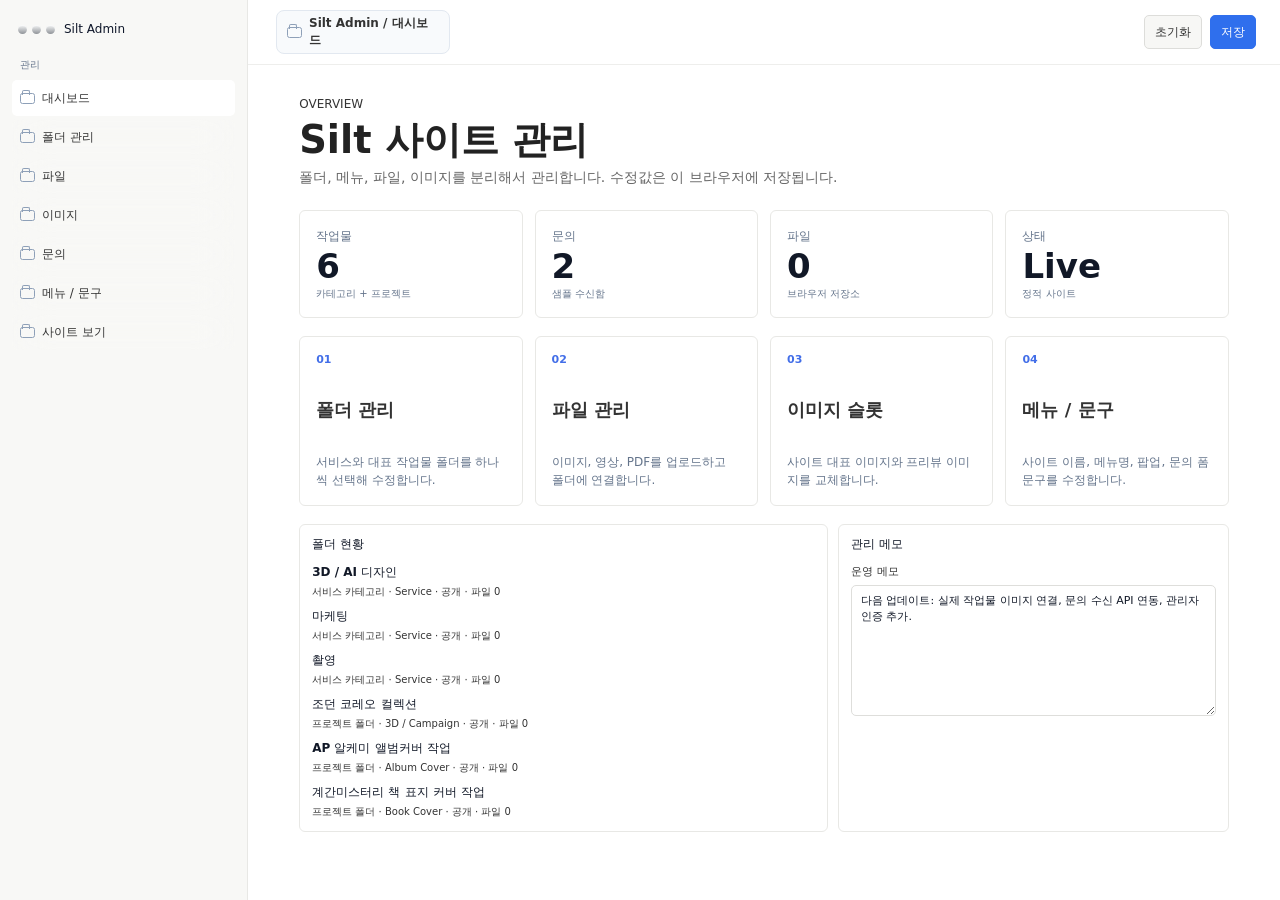
<file: admin.html>
<!doctype html>
<html lang="ko">
  <head>
    <meta charset="utf-8" />
    <meta name="viewport" content="width=device-width, initial-scale=1" />
    <title>Silt Admin</title>
    <meta name="description" content="Silt 포트폴리오와 문의를 관리하는 관리자 페이지" />
    <meta name="robots" content="noindex, nofollow, noarchive" />
    <meta name="theme-color" content="#ffffff" />
    <link rel="icon" href="./assets/favicon.svg" type="image/svg+xml" />
    <link rel="stylesheet" href="./styles.css?v=30" />
    <link rel="stylesheet" href="./admin.css?v=20" />
  </head>
  <body class="admin-body">
    <div class="sediment-bg" aria-hidden="true">
      <span></span>
      <span></span>
      <span></span>
    </div>

    <main class="admin-shell" aria-label="Silt 관리자">
      <section class="admin-window">
        <aside class="admin-sidebar" aria-label="관리 메뉴">
          <div class="window-title">
            <div class="traffic" aria-hidden="true">
              <span class="traffic-dot red"></span>
              <span class="traffic-dot yellow"></span>
              <span class="traffic-dot green"></span>
            </div>
            <strong>Silt Admin</strong>
          </div>

          <nav class="side-nav admin-nav" aria-label="관리 섹션">
            <p class="nav-kicker">관리</p>
            <button class="nav-item is-active" type="button" data-admin-tab="dashboard">
              <span class="mini-icon folder-mini" aria-hidden="true"></span>
              <span>대시보드</span>
            </button>
            <button class="nav-item" type="button" data-admin-tab="works">
              <span class="mini-icon folder-mini" aria-hidden="true"></span>
              <span>폴더 관리</span>
            </button>
            <button class="nav-item" type="button" data-admin-tab="files">
              <span class="mini-icon folder-mini" aria-hidden="true"></span>
              <span>파일</span>
            </button>
            <button class="nav-item" type="button" data-admin-tab="assets">
              <span class="mini-icon folder-mini" aria-hidden="true"></span>
              <span>이미지</span>
            </button>
            <button class="nav-item" type="button" data-admin-tab="inquiries">
              <span class="mini-icon folder-mini" aria-hidden="true"></span>
              <span>문의</span>
            </button>
            <button class="nav-item" type="button" data-admin-tab="content">
              <span class="mini-icon folder-mini" aria-hidden="true"></span>
              <span>메뉴 / 문구</span>
            </button>
            <a class="nav-item" href="./index.html?v=28">
              <span class="mini-icon folder-mini" aria-hidden="true"></span>
              <span>사이트 보기</span>
            </a>
          </nav>
        </aside>

        <section class="admin-main">
          <header class="admin-toolbar">
            <div class="path-chip">
              <span class="mini-icon folder-mini" aria-hidden="true"></span>
              <span id="adminPath">Silt Admin / 대시보드</span>
            </div>
            <div class="admin-actions">
              <button class="admin-button ghost" type="button" id="resetData">초기화</button>
              <button class="admin-button" type="button" id="saveData">저장</button>
            </div>
          </header>

          <div class="admin-content">
            <section class="admin-panel is-active" data-admin-panel="dashboard">
              <div class="admin-heading">
                <p class="file-label">Overview</p>
                <h1>Silt 사이트 관리</h1>
                <p>폴더, 메뉴, 파일, 이미지를 분리해서 관리합니다. 수정값은 이 브라우저에 저장됩니다.</p>
              </div>

              <div class="metric-grid">
                <article class="metric-card">
                  <span>작업물</span>
                  <strong id="workCount">0</strong>
                  <small>카테고리 + 프로젝트</small>
                </article>
                <article class="metric-card">
                  <span>문의</span>
                  <strong id="inquiryCount">0</strong>
                  <small>샘플 수신함</small>
                </article>
                <article class="metric-card">
                  <span>파일</span>
                  <strong id="fileCount">0</strong>
                  <small>브라우저 저장소</small>
                </article>
                <article class="metric-card">
                  <span>상태</span>
                  <strong>Live</strong>
                  <small>정적 사이트</small>
                </article>
              </div>

              <div class="dashboard-module-grid">
                <button class="dashboard-module-card" type="button" data-admin-jump="works">
                  <span>01</span>
                  <strong>폴더 관리</strong>
                  <small>서비스와 대표 작업물 폴더를 하나씩 선택해 수정합니다.</small>
                </button>
                <button class="dashboard-module-card" type="button" data-admin-jump="files">
                  <span>02</span>
                  <strong>파일 관리</strong>
                  <small>이미지, 영상, PDF를 업로드하고 폴더에 연결합니다.</small>
                </button>
                <button class="dashboard-module-card" type="button" data-admin-jump="assets">
                  <span>03</span>
                  <strong>이미지 슬롯</strong>
                  <small>사이트 대표 이미지와 프리뷰 이미지를 교체합니다.</small>
                </button>
                <button class="dashboard-module-card" type="button" data-admin-jump="content">
                  <span>04</span>
                  <strong>메뉴 / 문구</strong>
                  <small>사이트 이름, 메뉴명, 팝업, 문의 폼 문구를 수정합니다.</small>
                </button>
              </div>

              <div class="admin-grid two">
                <article class="admin-card">
                  <h2>폴더 현황</h2>
                  <div class="mini-list" id="recentWorks"></div>
                </article>
                <article class="admin-card">
                  <h2>관리 메모</h2>
                  <label class="admin-field">
                    <span>운영 메모</span>
                    <textarea data-field="memo" rows="7"></textarea>
                  </label>
                </article>
              </div>
            </section>

            <section class="admin-panel" data-admin-panel="works">
              <div class="admin-heading">
                <p class="file-label">Folders</p>
                <h1>폴더 관리</h1>
                <p>왼쪽 서비스 메뉴와 대표 작업물 메뉴에 보이는 폴더를 추가하고 정리합니다.</p>
              </div>
              <div class="work-admin-grid" id="workEditor"></div>
            </section>

            <section class="admin-panel" data-admin-panel="files">
              <div class="admin-heading">
                <p class="file-label">Files</p>
                <h1>파일 관리</h1>
                <p>파일을 업로드하고 카테고리 / 작업물에 연결합니다. 미리보기 이미지는 4:5 비율로 표시됩니다.</p>
              </div>

              <div class="file-manager-layout">
                <form class="upload-card" id="fileUploadForm">
                  <label class="upload-drop">
                    <input id="fileInput" type="file" multiple accept="image/*,video/*,.pdf" />
                    <strong>파일 선택</strong>
                    <span>이미지, 영상, PDF를 여러 개 추가할 수 있습니다.</span>
                  </label>
                  <div class="admin-grid two compact">
                    <label class="admin-field">
                      <span>대제목</span>
                      <input id="fileTitle" placeholder="예: Cover Direction" />
                    </label>
                    <label class="admin-field">
                      <span>소제목</span>
                      <input id="fileSubtitle" placeholder="예: front cover / draft" />
                    </label>
                    <label class="admin-field">
                      <span>팝업 이름</span>
                      <input id="filePopupName" placeholder="예: 계간미스터리 표지 상세" />
                    </label>
                    <label class="admin-field">
                      <span>연결 카테고리 / 작업물</span>
                      <select id="fileWork"></select>
                    </label>
                    <label class="admin-field">
                      <span>분류</span>
                      <input id="fileCategory" placeholder="예: key visual, cover, teaser" />
                    </label>
                    <label class="admin-field">
                      <span>공개 상태</span>
                      <select id="fileStatus">
                        <option>공개</option>
                        <option>비공개</option>
                        <option>준비중</option>
                      </select>
                    </label>
                  </div>
                  <button class="admin-button" type="submit">선택 파일 추가</button>
                </form>

                <section class="admin-card library-panel">
                  <div class="library-toolbar">
                    <h2>파일 라이브러리</h2>
                    <select id="fileFilter" aria-label="카테고리 및 작업물 필터"></select>
                  </div>
                  <div class="file-library" id="fileLibrary"></div>
                </section>
              </div>
            </section>

            <section class="admin-panel" data-admin-panel="assets">
              <div class="admin-heading">
                <p class="file-label">Images</p>
                <h1>사이트 이미지 관리</h1>
                <p>오른쪽 프리뷰 영역과 사이트 안의 주요 이미지 슬롯을 직접 바꿉니다. 작업물 폴더 썸네일은 작업물 탭에서 바꿀 수 있습니다.</p>
              </div>
              <div class="site-image-grid" id="imageSlotEditor"></div>
              <div class="admin-heading compact-heading">
                <p class="file-label">Documents</p>
                <h2>사이트 문서 관리</h2>
                <p>홈 문서 영역에 연결되는 PDF 파일을 교체합니다.</p>
              </div>
              <div class="site-document-grid" id="documentSlotEditor"></div>
            </section>

            <section class="admin-panel" data-admin-panel="inquiries">
              <div class="admin-heading">
                <p class="file-label">Inbox</p>
                <h1>문의 관리</h1>
                <p>정적 페이지용 샘플 수신함입니다. 실제 수신은 추후 메일/API 연동이 필요합니다.</p>
              </div>
              <div class="inquiry-list" id="inquiryList"></div>
            </section>

            <section class="admin-panel" data-admin-panel="content">
              <div class="admin-heading">
                <p class="file-label">Menu</p>
                <h1>메뉴 / 문구 관리</h1>
                <p>왼쪽 메뉴 이름, 문의 버튼, 소개 팝업, 문의 폼 문구를 관리합니다.</p>
              </div>
              <div class="copy-editor-grid" id="siteTextEditor"></div>
            </section>
          </div>
        </section>
      </section>
    </main>

    <div class="admin-toast" id="adminToast" role="status" aria-live="polite"></div>
    <script src="./admin.js?v=21"></script>
  </body>
</html>
</file>
<file: styles.css>
:root {
  color-scheme: light;
  --desktop: #d8d8d8;
  --window: #fbfbfb;
  --sidebar: #f1f1f2;
  --line: #d9d9dc;
  --line-soft: #e9e9eb;
  --text: #1f2328;
  --muted: #777c83;
  --blue: #39b5e6;
  --blue-deep: #1894c8;
  --selection: rgba(255, 255, 255, 0.58);
  --accent: #666c73;
  --glass: rgba(255, 255, 255, 0.58);
  --glass-strong: rgba(255, 255, 255, 0.78);
  --glass-line: rgba(255, 255, 255, 0.72);
  --shadow: 0 26px 80px rgba(26, 28, 32, 0.2);
  font-family: -apple-system, BlinkMacSystemFont, "Segoe UI", "Apple SD Gothic Neo", "Noto Sans KR",
    sans-serif;
}

* {
  box-sizing: border-box;
}

body {
  min-width: 320px;
  margin: 0;
  color: var(--text);
  font-size: 13px;
  background:
    repeating-linear-gradient(
      180deg,
      rgba(255, 255, 255, 0.16) 0 1px,
      rgba(86, 92, 100, 0.025) 1px 12px,
      rgba(255, 255, 255, 0) 12px 28px
    ),
    linear-gradient(120deg, rgba(255, 255, 255, 0.78), rgba(255, 255, 255, 0) 42%),
    linear-gradient(145deg, #c9cbd0 0%, #f4f4f5 48%, #cfd2d6 100%);
}

button,
input,
textarea,
select {
  font: inherit;
}

button,
a {
  -webkit-tap-highlight-color: transparent;
}

.desktop-shell {
  min-height: 100vh;
  padding: clamp(8px, 1.4vw, 18px);
  display: grid;
  place-items: center;
  perspective: 1800px;
}

.finder-window {
  position: relative;
  width: min(1420px, calc(100vw - 20px));
  min-height: min(860px, calc(100vh - 16px));
  display: grid;
  grid-template-columns: 248px minmax(0, 1fr);
  overflow: hidden;
  background: rgba(255, 255, 255, 0.5);
  border: 1px solid rgba(255, 255, 255, 0.7);
  border-radius: 26px;
  box-shadow: var(--shadow);
  backdrop-filter: blur(30px) saturate(140%);
  -webkit-backdrop-filter: blur(30px) saturate(140%);
  transform-style: preserve-3d;
}

.finder-window::before {
  content: "";
  position: absolute;
  inset: 0;
  pointer-events: none;
  border-radius: inherit;
  background:
    linear-gradient(180deg, rgba(255, 255, 255, 0.55), rgba(255, 255, 255, 0.18) 42%, rgba(255, 255, 255, 0.06)),
    linear-gradient(90deg, rgba(255, 255, 255, 0.38), transparent 36%, rgba(255, 255, 255, 0.22));
  mix-blend-mode: screen;
}

.finder-window::after {
  content: "";
  position: absolute;
  left: 248px;
  right: 0;
  bottom: 0;
  height: 34%;
  pointer-events: none;
  background: repeating-linear-gradient(
    180deg,
    rgba(71, 78, 88, 0.035) 0 1px,
    rgba(255, 255, 255, 0.18) 1px 13px,
    rgba(255, 255, 255, 0) 13px 25px
  );
  opacity: 0.48;
  -webkit-mask-image: linear-gradient(180deg, transparent, black 34%, black);
  mask-image: linear-gradient(180deg, transparent, black 34%, black);
}

.sidebar {
  position: relative;
  z-index: 1;
  display: flex;
  flex-direction: column;
  gap: 12px;
  padding: 14px 10px;
  background: rgba(246, 246, 247, 0.58);
  border-right: 1px solid rgba(255, 255, 255, 0.62);
  backdrop-filter: blur(28px) saturate(135%);
  -webkit-backdrop-filter: blur(28px) saturate(135%);
  transform: translateZ(8px);
}

.window-title {
  display: flex;
  align-items: center;
  gap: 9px;
  min-height: 26px;
  padding: 0 6px 4px;
  font-size: 12px;
}

.window-title strong {
  font-weight: 600;
}

.traffic {
  display: flex;
  align-items: center;
  gap: 5px;
  flex: 0 0 auto;
}

.traffic-dot {
  width: 9px;
  height: 9px;
  border-radius: 50%;
  display: inline-block;
  padding: 0;
  border: 0;
}

.traffic-dot.red {
  background: #ff5f58;
}

.traffic-dot.yellow {
  background: #ffbd2e;
}

.traffic-dot.green {
  background: #28c840;
}

.modal-close-dot {
  cursor: pointer;
}

.side-nav {
  display: grid;
  gap: 2px;
}

.social-nav {
  margin-top: 8px;
}

.nav-kicker {
  margin: 14px 8px 5px;
  color: #8b9096;
  font-size: 10.5px;
  font-weight: 700;
}

.nav-item {
  width: 100%;
  min-height: 24px;
  display: flex;
  align-items: center;
  gap: 7px;
  padding: 4px 8px;
  color: var(--text);
  background: transparent;
  border: 0;
  border-radius: 6px;
  text-align: left;
  text-decoration: none;
  font-size: 12px;
  cursor: pointer;
  transition:
    background-color 170ms ease,
    color 170ms ease,
    transform 170ms ease,
    box-shadow 170ms ease;
}

.nav-item > span:last-child {
  min-height: 16px;
  display: flex;
  align-items: center;
}

.work-nav .nav-item > span:last-child {
  min-height: 26px;
}

.nav-item:hover,
.nav-item:focus-visible {
  background: rgba(255, 255, 255, 0.52);
  box-shadow: inset 0 1px 0 rgba(255, 255, 255, 0.74);
  transform: translateX(1px);
  outline: none;
}

.nav-item.is-active {
  color: #1f2328;
  background: var(--selection);
  font-weight: 700;
  box-shadow:
    inset 0 1px 0 rgba(255, 255, 255, 0.86),
    0 8px 24px rgba(0, 0, 0, 0.06);
}

.mini-icon {
  width: 15px;
  height: 15px;
  position: relative;
  display: inline-block;
  flex: 0 0 15px;
}

.folder-mini {
  width: 14px;
  height: 11px;
  margin-top: 1px;
  border: 1.4px solid #8a8f96;
  border-radius: 2.5px;
}

.folder-mini::before {
  content: "";
  position: absolute;
  left: 1px;
  top: -4px;
  width: 6px;
  height: 4px;
  border: 1.4px solid #8a8f96;
  border-bottom: 0;
  border-radius: 2px 2px 0 0;
  background: transparent;
}

.instagram {
  border: 2px solid #ba57ff;
  border-radius: 4px;
}

.instagram::before {
  content: "";
  position: absolute;
  width: 4px;
  height: 4px;
  left: 3.5px;
  top: 3.5px;
  border: 1.5px solid #ba57ff;
  border-radius: 50%;
}

.instagram::after {
  content: "";
  position: absolute;
  width: 2px;
  height: 2px;
  right: 2px;
  top: 2px;
  background: #ba57ff;
  border-radius: 50%;
}

.behance {
  color: #1769ff;
  font-weight: 800;
}

.behance::before {
  content: "be";
  position: absolute;
  left: 0;
  top: -1px;
  font-size: 10px;
  letter-spacing: 0;
}

.youtube {
  background: #ff2e24;
  border-radius: 4px;
}

.youtube::before {
  content: "";
  position: absolute;
  left: 5px;
  top: 3px;
  border-left: 5px solid white;
  border-top: 3px solid transparent;
  border-bottom: 3px solid transparent;
}

.linkedin {
  background: #0a66c2;
  border-radius: 2px;
}

.linkedin::before {
  content: "in";
  position: absolute;
  left: 3px;
  top: 0;
  color: white;
  font-size: 10px;
  font-weight: 800;
}

.content-area {
  position: relative;
  z-index: 1;
  min-width: 0;
  display: grid;
  grid-template-rows: auto 1fr;
  background: rgba(255, 255, 255, 0.64);
  transform: translateZ(14px);
}

.toolbar {
  min-height: 44px;
  display: flex;
  align-items: center;
  justify-content: space-between;
  gap: 10px;
  padding: 8px 16px;
  border-bottom: 1px solid rgba(255, 255, 255, 0.7);
  background: rgba(255, 255, 255, 0.54);
  backdrop-filter: blur(24px) saturate(140%);
  -webkit-backdrop-filter: blur(24px) saturate(140%);
  transform: translateZ(12px);
}

.toolbar-left,
.toolbar-actions {
  display: flex;
  align-items: center;
  gap: 7px;
}

.icon-button {
  width: 28px;
  height: 28px;
  display: grid;
  place-items: center;
  padding: 0;
  color: #4f555b;
  background: transparent;
  border: 1px solid transparent;
  border-radius: 7px;
  cursor: pointer;
  transition:
    background-color 170ms ease,
    transform 170ms ease,
    box-shadow 170ms ease;
}

.icon-button svg {
  width: 16px;
  height: 16px;
  fill: none;
  stroke: currentColor;
  stroke-width: 2;
  stroke-linecap: round;
  stroke-linejoin: round;
}

.icon-button:hover,
.icon-button:focus-visible,
.icon-button.is-selected {
  background: rgba(255, 255, 255, 0.62);
  border-color: rgba(255, 255, 255, 0.82);
  box-shadow:
    inset 0 1px 0 rgba(255, 255, 255, 0.84),
    0 8px 20px rgba(0, 0, 0, 0.06);
  transform: translateY(-1px);
  outline: none;
}

.path-chip {
  min-height: 28px;
  display: inline-flex;
  align-items: center;
  gap: 7px;
  margin-left: 4px;
  padding: 4px 10px;
  color: #495057;
  background: rgba(255, 255, 255, 0.54);
  border: 1px solid rgba(255, 255, 255, 0.78);
  border-radius: 8px;
  font-size: 12px;
  font-weight: 650;
}

.browser-layout {
  min-height: 0;
  display: grid;
  grid-template-columns: minmax(560px, 1fr) minmax(340px, 430px);
}

.file-stage {
  position: relative;
  min-width: 0;
  padding: 30px 38px 42px;
  overflow: auto;
  transform-style: preserve-3d;
}

.file-stage::before {
  content: "";
  position: absolute;
  inset: 0;
  pointer-events: none;
  background: repeating-linear-gradient(
    180deg,
    rgba(72, 80, 90, 0.035) 0 1px,
    rgba(255, 255, 255, 0) 1px 22px
  );
  opacity: 0.7;
}

.stage-transition {
  position: relative;
  z-index: 1;
  animation: folderOpen 260ms cubic-bezier(0.2, 0.82, 0.2, 1);
}

.stage-transition.is-refreshing {
  animation: none;
}

@keyframes folderOpen {
  from {
    opacity: 0;
    filter: blur(7px);
    transform: translateX(18px) scale(0.985);
  }
  to {
    opacity: 1;
    filter: blur(0);
    transform: translateX(0);
  }
}

.folder-header {
  display: flex;
  align-items: flex-start;
  justify-content: space-between;
  gap: 16px;
  margin-bottom: 26px;
}

.folder-heading {
  min-width: 0;
}

.folder-path {
  display: flex;
  align-items: center;
  gap: 7px;
  margin-bottom: 7px;
  color: #7c828a;
  font-size: 11px;
  font-weight: 700;
}

.folder-heading h3 {
  margin: 0;
  font-size: 17px;
  line-height: 1.25;
  letter-spacing: 0;
}

.folder-note {
  max-width: 620px;
  margin: 6px 0 0;
  color: #777c83;
  font-size: 12px;
  line-height: 1.55;
  word-break: keep-all;
}

.back-folder {
  min-height: 28px;
  display: inline-flex;
  align-items: center;
  gap: 6px;
  padding: 5px 9px;
  color: #495057;
  background: rgba(255, 255, 255, 0.56);
  border: 1px solid rgba(255, 255, 255, 0.8);
  border-radius: 7px;
  font-size: 12px;
  font-weight: 700;
  cursor: pointer;
  transition:
    background-color 170ms ease,
    transform 170ms ease,
    box-shadow 170ms ease;
}

.back-folder:hover,
.back-folder:focus-visible {
  color: #1f2328;
  background: rgba(255, 255, 255, 0.72);
  box-shadow: 0 10px 24px rgba(0, 0, 0, 0.08);
  transform: translateY(-1px);
  outline: none;
}

.intro-files,
.folder-grid {
  display: grid;
  grid-template-columns: repeat(auto-fill, minmax(94px, 108px));
  gap: 25px 28px;
  align-items: start;
}

.intro-files {
  max-width: 420px;
  grid-template-columns: repeat(2, 100px);
}

.divider {
  height: 1px;
  margin: 24px 0;
  background: #e3e3e4;
}

.stage-group-title {
  margin: 0 0 14px;
  color: #aebbe0;
  font-size: 11px;
  font-weight: 850;
}

.file-tile,
.folder-tile {
  position: relative;
  min-height: 102px;
  display: grid;
  justify-items: center;
  align-content: start;
  gap: 9px;
  padding: 0;
  color: #898d93;
  background: transparent;
  border: 0;
  border-radius: 8px;
  font-size: 12px;
  cursor: pointer;
  transition:
    color 170ms ease,
    transform 220ms cubic-bezier(0.2, 0.82, 0.2, 1);
  transform-style: preserve-3d;
}

.file-tile::before,
.folder-tile::before {
  content: "";
  position: absolute;
  left: 50%;
  width: 72px;
  height: 5px;
  border-radius: 999px;
  background: rgba(64, 72, 82, 0.075);
  box-shadow:
    0 5px 0 rgba(64, 72, 82, 0.045),
    0 10px 0 rgba(64, 72, 82, 0.026);
  transform: translateX(-50%);
  pointer-events: none;
}

.file-tile::before {
  top: 80px;
}

.folder-tile::before {
  top: 61px;
}

.file-tile span:last-child,
.folder-tile span:last-child {
  max-width: 112px;
  min-height: 34px;
  display: inline-flex;
  align-items: start;
  justify-content: center;
  line-height: 1.28;
  text-align: center;
  overflow-wrap: anywhere;
  word-break: keep-all;
}

.file-tile:hover,
.folder-tile:hover,
.file-tile:focus-visible,
.folder-tile:focus-visible {
  color: #3f444b;
  transform: translateY(-3px) scale(1.015);
  outline: none;
}

.file-tile:hover span:last-child,
.folder-tile:hover span:last-child,
.file-tile:focus-visible span:last-child,
.folder-tile:focus-visible span:last-child,
.folder-tile.is-active span:last-child {
  color: #1f2328;
}

.doc-icon {
  width: 64px;
  height: 84px;
  position: relative;
  z-index: 1;
  display: block;
  background: linear-gradient(135deg, #ffffff 0%, #eceff1 100%);
  border: 1px solid rgba(255, 255, 255, 0.82);
  border-radius: 5px;
  box-shadow:
    inset 0 1px 0 rgba(255, 255, 255, 0.88),
    inset -5px 0 10px rgba(0, 0, 0, 0.04),
    0 2px 5px rgba(0, 0, 0, 0.1);
  transition:
    transform 220ms cubic-bezier(0.2, 0.82, 0.2, 1),
    box-shadow 220ms ease;
  transform-style: preserve-3d;
}

.file-tile:hover .doc-icon,
.file-tile:focus-visible .doc-icon {
  transform: translateZ(18px) rotateX(6deg) rotateY(-5deg);
  box-shadow:
    inset 0 1px 0 rgba(255, 255, 255, 0.9),
    inset -5px 0 10px rgba(0, 0, 0, 0.04),
    0 18px 30px rgba(27, 33, 40, 0.16);
}

.doc-icon::before {
  content: "";
  position: absolute;
  right: -1px;
  top: -1px;
  border-left: 22px solid transparent;
  border-bottom: 22px solid #dfe3e7;
}

.doc-icon.rtf::after {
  content: "“";
  position: absolute;
  left: 15px;
  top: 23px;
  color: #6a6f76;
  font-size: 44px;
  font-weight: 800;
  line-height: 1;
}

.doc-icon.pdf::after {
  content: "PDF";
  position: absolute;
  left: 17px;
  bottom: 10px;
  color: #b5b8bc;
  font-size: 11px;
}

.folder-icon {
  width: 90px;
  height: 68px;
  position: relative;
  z-index: 1;
  display: block;
  border-radius: 6px;
  background:
    linear-gradient(180deg, rgba(255, 255, 255, 0.56), rgba(255, 255, 255, 0.14)),
    linear-gradient(180deg, rgba(104, 201, 241, 0.82) 0%, rgba(64, 173, 220, 0.84) 100%);
  border: 1px solid rgba(255, 255, 255, 0.58);
  box-shadow:
    inset 0 3px 0 rgba(255, 255, 255, 0.6),
    inset 0 -2px 0 rgba(0, 0, 0, 0.08),
    0 2px 5px rgba(0, 0, 0, 0.16);
  backdrop-filter: blur(12px) saturate(130%);
  -webkit-backdrop-filter: blur(12px) saturate(130%);
  transition:
    transform 220ms cubic-bezier(0.2, 0.82, 0.2, 1),
    box-shadow 220ms ease,
    filter 220ms ease;
  transform-style: preserve-3d;
}

.folder-tile:hover .folder-icon,
.folder-tile:focus-visible .folder-icon {
  transform: translateZ(24px) rotateX(8deg) rotateY(-7deg);
  filter: saturate(1.08) brightness(1.03);
  box-shadow:
    inset 0 4px 0 rgba(255, 255, 255, 0.72),
    inset 0 -5px 8px rgba(0, 0, 0, 0.08),
    0 18px 32px rgba(27, 33, 40, 0.2);
}

.folder-icon::before {
  content: "";
  position: absolute;
  left: 0;
  top: -9px;
  width: 38px;
  height: 18px;
  border-radius: 6px 6px 0 0;
  background:
    linear-gradient(180deg, rgba(255, 255, 255, 0.54), rgba(255, 255, 255, 0.1)),
    rgba(63, 182, 232, 0.84);
  box-shadow: inset 0 3px 0 rgba(255, 255, 255, 0.55);
}

.inbox-folder {
  background:
    linear-gradient(180deg, rgba(255, 255, 255, 0.56), rgba(255, 255, 255, 0.12)),
    linear-gradient(180deg, rgba(132, 215, 255, 0.82) 0%, rgba(74, 191, 233, 0.82) 100%);
}

.preview-pane {
  position: relative;
  min-width: 0;
  padding: 22px;
  overflow: auto;
  border-left: 1px solid rgba(255, 255, 255, 0.68);
  font-size: 12.5px;
  background:
    linear-gradient(180deg, rgba(255, 255, 255, 0.58), rgba(255, 255, 255, 0.36)),
    rgba(255, 255, 255, 0.44);
  backdrop-filter: blur(24px) saturate(135%);
  -webkit-backdrop-filter: blur(24px) saturate(135%);
  transform: translateZ(18px);
}

.preview-pane::before {
  content: "";
  position: absolute;
  inset: auto 0 0;
  height: 42%;
  pointer-events: none;
  background: repeating-linear-gradient(
    180deg,
    rgba(72, 80, 90, 0.04) 0 1px,
    rgba(255, 255, 255, 0) 1px 18px
  );
  opacity: 0.55;
  -webkit-mask-image: linear-gradient(180deg, transparent, black 30%, black);
  mask-image: linear-gradient(180deg, transparent, black 30%, black);
}

.panel {
  position: relative;
  z-index: 1;
  display: none;
}

.panel.is-active {
  display: block;
  animation: panelIn 250ms cubic-bezier(0.2, 0.82, 0.2, 1);
}

@keyframes panelIn {
  from {
    opacity: 0;
    filter: blur(6px);
    transform: translateY(8px) scale(0.988);
  }
  to {
    opacity: 1;
    filter: blur(0);
    transform: translateY(0);
  }
}

.preview-image {
  aspect-ratio: 16 / 10;
  margin-bottom: 18px;
  overflow: hidden;
  border: 1px solid rgba(255, 255, 255, 0.78);
  border-radius: 12px;
  background: #f3f4f6;
  box-shadow:
    inset 0 1px 0 rgba(255, 255, 255, 0.7),
    0 14px 34px rgba(0, 0, 0, 0.08);
}

.preview-image img {
  width: 100%;
  height: 100%;
  display: block;
  object-fit: cover;
}

.file-label {
  margin: 0 0 8px;
  color: var(--accent);
  font-size: 11px;
  font-weight: 800;
}

h1,
h2 {
  margin: 0;
  line-height: 1.18;
  letter-spacing: 0;
  word-break: keep-all;
}

h1 {
  font-size: clamp(24px, 2.5vw, 34px);
}

h2 {
  font-size: clamp(20px, 2vw, 26px);
}

.lead {
  margin: 12px 0 18px;
  color: #565c64;
  font-size: 13px;
  line-height: 1.65;
  word-break: keep-all;
}

.meta-list {
  display: grid;
  gap: 8px;
  margin: 0 0 18px;
}

.meta-list div {
  display: grid;
  grid-template-columns: 70px minmax(0, 1fr);
  gap: 10px;
  padding: 8px 0;
  border-top: 1px solid #e6e7e9;
}

.meta-list dt {
  color: #8a8f96;
  font-size: 11px;
  font-weight: 800;
}

.meta-list dd {
  margin: 0;
  color: #343940;
  font-size: 12.5px;
  line-height: 1.45;
  word-break: keep-all;
}

.primary-action {
  min-height: 36px;
  display: inline-flex;
  align-items: center;
  justify-content: center;
  gap: 8px;
  padding: 8px 13px;
  color: white;
  background: #1f2328;
  border: 0;
  border-radius: 8px;
  font-weight: 800;
  cursor: pointer;
}

.primary-action:hover,
.primary-action:focus-visible {
  background: #383d43;
  outline: none;
}

.primary-action svg {
  width: 17px;
  height: 17px;
  fill: none;
  stroke: currentColor;
  stroke-width: 2;
  stroke-linecap: round;
  stroke-linejoin: round;
}

.work-strip {
  display: grid;
  grid-template-columns: repeat(2, minmax(0, 1fr));
  gap: 12px;
  margin: 16px 0;
}

.work-card {
  min-height: 110px;
  display: flex;
  flex-direction: column;
  justify-content: flex-end;
  gap: 6px;
  padding: 12px;
  overflow: hidden;
  color: #24282e;
  border: 1px solid rgba(255, 255, 255, 0.76);
  border-radius: 12px;
  background: rgba(255, 255, 255, 0.56);
  box-shadow:
    inset 0 1px 0 rgba(255, 255, 255, 0.78),
    0 12px 28px rgba(0, 0, 0, 0.06);
  transition:
    transform 220ms cubic-bezier(0.2, 0.82, 0.2, 1),
    box-shadow 220ms ease;
  transform-style: preserve-3d;
}

.work-card:hover {
  transform: translateY(-2px) rotateX(3deg);
  box-shadow:
    inset 0 1px 0 rgba(255, 255, 255, 0.84),
    0 18px 34px rgba(0, 0, 0, 0.1);
}

@media (prefers-reduced-motion: no-preference) {
  .finder-window {
    animation: glassDepth 12s ease-in-out infinite;
  }

  @keyframes glassDepth {
    0%,
    100% {
      transform: rotateX(0deg) rotateY(0deg);
    }
    50% {
      transform: rotateX(0.45deg) rotateY(-0.55deg);
    }
  }
}

.work-card span {
  font-size: 11px;
  font-weight: 800;
  opacity: 0.82;
}

.work-card strong {
  font-size: 12.5px;
  line-height: 1.3;
  word-break: keep-all;
}

.brand-card {
  background:
    linear-gradient(135deg, rgba(255, 255, 255, 0.24) 25%, transparent 25% 50%, rgba(255, 255, 255, 0.24) 50% 75%, transparent 75%),
    linear-gradient(135deg, rgba(255, 255, 255, 0.72), rgba(225, 227, 231, 0.62));
  background-size: 30px 30px, auto;
}

.poster-card {
  background:
    radial-gradient(circle at 28% 30%, rgba(255, 255, 255, 0.62) 0 18px, transparent 19px),
    linear-gradient(135deg, rgba(255, 255, 255, 0.72), rgba(225, 227, 231, 0.62));
}

.check-list {
  display: grid;
  gap: 8px;
  margin: 16px 0 0;
  padding: 0;
  list-style: none;
}

.check-list li {
  position: relative;
  padding-left: 21px;
  color: #454a51;
  font-size: 12.5px;
  line-height: 1.55;
  word-break: keep-all;
}

.check-list li::before {
  content: "";
  position: absolute;
  left: 0;
  top: 8px;
  width: 12px;
  height: 7px;
  border-left: 2px solid #777c83;
  border-bottom: 2px solid #777c83;
  transform: rotate(-45deg);
}

.timeline {
  display: grid;
  gap: 10px;
  margin-top: 18px;
}

.timeline div {
  display: grid;
  grid-template-columns: 44px minmax(0, 1fr);
  gap: 4px 12px;
  padding: 12px 0;
  border-top: 1px solid #e5e6e8;
}

.timeline span {
  grid-row: span 2;
  width: 32px;
  height: 32px;
  display: grid;
  place-items: center;
  color: #555b63;
  background: rgba(255, 255, 255, 0.62);
  border: 1px solid rgba(255, 255, 255, 0.78);
  border-radius: 50%;
  font-size: 11px;
  font-weight: 900;
}

.timeline strong {
  line-height: 1.25;
}

.timeline p {
  margin: 0;
  color: #666c73;
  font-size: 12.5px;
  line-height: 1.5;
}

.shot-board {
  display: grid;
  grid-template-columns: repeat(2, minmax(0, 1fr));
  gap: 10px;
  margin: 18px 0 4px;
}

.shot-board span {
  min-height: 62px;
  display: grid;
  place-items: center;
  padding: 12px;
  color: #24313a;
  border: 1px solid rgba(255, 255, 255, 0.76);
  border-radius: 12px;
  background:
    linear-gradient(135deg, rgba(255, 255, 255, 0.74), rgba(238, 239, 242, 0.5));
  font-weight: 800;
  font-size: 12.5px;
}

.contact-form {
  display: grid;
  grid-template-columns: repeat(2, minmax(0, 1fr));
  gap: 12px;
  margin-top: 16px;
}

.contact-form label {
  display: grid;
  gap: 7px;
  color: #5c626a;
  font-size: 11.5px;
  font-weight: 800;
}

.contact-form .full {
  grid-column: 1 / -1;
}

.contact-form input,
.contact-form select,
.contact-form textarea {
  width: 100%;
  min-height: 36px;
  padding: 8px 10px;
  color: var(--text);
  background: rgba(255, 255, 255, 0.62);
  border: 1px solid rgba(255, 255, 255, 0.8);
  border-radius: 8px;
  outline: none;
}

.contact-form textarea {
  resize: vertical;
  min-height: 106px;
  line-height: 1.55;
}

.contact-form input:focus,
.contact-form select:focus,
.contact-form textarea:focus {
  border-color: rgba(93, 98, 105, 0.5);
  box-shadow: 0 0 0 3px rgba(66, 70, 76, 0.12);
}

.contact-form .primary-action {
  justify-self: start;
}

.form-status {
  min-height: 40px;
  display: flex;
  align-items: center;
  margin: 0;
  color: #5f666e;
  line-height: 1.45;
}

.modal-layer {
  position: fixed;
  inset: 0;
  z-index: 20;
  display: grid;
  place-items: center;
  padding: 24px;
  background: rgba(238, 239, 242, 0.28);
  opacity: 0;
  pointer-events: none;
  transition:
    opacity 220ms ease,
    backdrop-filter 220ms ease;
  backdrop-filter: blur(0);
  -webkit-backdrop-filter: blur(0);
}

.modal-layer.is-open {
  opacity: 1;
  pointer-events: auto;
  backdrop-filter: blur(12px) saturate(120%);
  -webkit-backdrop-filter: blur(12px) saturate(120%);
}

.modal-window {
  width: min(640px, 100%);
  max-height: min(720px, calc(100vh - 48px));
  overflow: hidden;
  border: 1px solid rgba(255, 255, 255, 0.78);
  border-radius: 18px;
  background:
    linear-gradient(180deg, rgba(255, 255, 255, 0.74), rgba(255, 255, 255, 0.48)),
    rgba(255, 255, 255, 0.58);
  box-shadow:
    inset 0 1px 0 rgba(255, 255, 255, 0.82),
    0 28px 80px rgba(26, 28, 32, 0.24);
  transform: translateY(14px) scale(0.975);
  transition: transform 260ms cubic-bezier(0.2, 0.82, 0.2, 1);
  backdrop-filter: blur(28px) saturate(140%);
  -webkit-backdrop-filter: blur(28px) saturate(140%);
}

.modal-layer.is-open .modal-window {
  transform: translateY(0) scale(1);
}

.modal-titlebar {
  min-height: 42px;
  display: grid;
  grid-template-columns: auto 1fr auto;
  align-items: center;
  gap: 12px;
  padding: 10px 12px;
  border-bottom: 1px solid rgba(255, 255, 255, 0.64);
  background: rgba(255, 255, 255, 0.42);
}

.modal-titlebar strong {
  min-width: 0;
  color: #343940;
  font-size: 12px;
  font-weight: 700;
  overflow: hidden;
  text-overflow: ellipsis;
  white-space: nowrap;
}

.modal-close {
  width: 28px;
  height: 28px;
  display: grid;
  place-items: center;
  padding: 0;
  color: #626870;
  background: transparent;
  border: 1px solid transparent;
  border-radius: 7px;
  cursor: pointer;
}

.modal-close:hover,
.modal-close:focus-visible {
  background: rgba(255, 255, 255, 0.64);
  border-color: rgba(255, 255, 255, 0.76);
  outline: none;
}

.modal-close svg {
  width: 16px;
  height: 16px;
  fill: none;
  stroke: currentColor;
  stroke-linecap: round;
  stroke-width: 2;
}

.modal-body {
  max-height: calc(min(720px, 100vh - 48px) - 42px);
  overflow: auto;
  padding: 24px;
}

.doc-preview h2 {
  max-width: 560px;
  font-size: clamp(21px, 3vw, 28px);
}

.modal-meta {
  display: grid;
  gap: 8px;
  margin: 18px 0 0;
}

.modal-meta div {
  display: grid;
  grid-template-columns: 86px minmax(0, 1fr);
  gap: 12px;
  padding: 9px 0;
  border-top: 1px solid rgba(151, 155, 162, 0.22);
}

.modal-meta dt {
  color: #777c83;
  font-size: 11.5px;
  font-weight: 800;
}

.modal-meta dd {
  margin: 0;
  color: #343940;
  font-size: 12.5px;
  line-height: 1.55;
}

.quote-summary {
  display: grid;
  grid-template-columns: repeat(2, minmax(0, 1fr));
  gap: 10px;
  margin: 18px 0;
}

.quote-summary span {
  min-height: 44px;
  display: grid;
  place-items: center;
  padding: 10px;
  color: #3f454c;
  border: 1px solid rgba(255, 255, 255, 0.72);
  border-radius: 12px;
  background: rgba(255, 255, 255, 0.5);
  box-shadow: inset 0 1px 0 rgba(255, 255, 255, 0.7);
  font-size: 12px;
  font-weight: 800;
  text-align: center;
}

.work-nav {
  margin-top: 4px;
}

.work-nav .nav-item {
  min-height: 34px;
  align-items: center;
  line-height: 1.25;
}

.preview-grid {
  display: grid;
  grid-template-columns: repeat(auto-fill, minmax(150px, 1fr));
  gap: 22px;
  align-items: start;
}

.preview-tile {
  min-width: 0;
  display: grid;
  gap: 8px;
  color: #d8deef;
}

.preview-thumb {
  position: relative;
  aspect-ratio: 4 / 5;
  width: 100%;
  height: auto;
  min-height: 0;
  overflow: hidden;
  border: 1px solid rgba(133, 169, 255, 0.2);
  border-radius: 12px;
  background:
    linear-gradient(180deg, rgba(220, 236, 255, 0.08), rgba(255, 255, 255, 0.02)),
    #071245;
  box-shadow:
    inset 0 1px 0 rgba(220, 236, 255, 0.16),
    0 18px 32px rgba(0, 0, 0, 0.32);
}

.preview-thumb::before,
.preview-thumb::after {
  content: "";
  position: absolute;
  inset: 0;
}

.preview-thumb::before {
  background:
    radial-gradient(circle at 62% 30%, rgba(220, 236, 255, 0.2) 0 10%, rgba(36, 93, 255, 0.14) 11% 22%, transparent 24%),
    linear-gradient(135deg, rgba(220, 236, 255, 0.22), transparent 28%),
    linear-gradient(180deg, #050712, #0d2fb8 58%, #050712);
}

.preview-thumb::after {
  opacity: 0.66;
}

.preview-tile strong {
  margin-top: 2px;
  color: #f2f6ff;
  font-size: 12.5px;
  line-height: 1.25;
  word-break: keep-all;
}

.preview-tile small {
  color: #8ea0c8;
  font-size: 11px;
  line-height: 1.2;
}

.preview-tile.orbit .preview-thumb::after {
  background:
    radial-gradient(circle at 54% 43%, transparent 0 24%, rgba(220, 236, 255, 0.5) 24.5% 25.5%, transparent 26%),
    radial-gradient(circle at 54% 43%, rgba(220, 236, 255, 0.18) 0 12%, transparent 13%),
    repeating-linear-gradient(90deg, rgba(220, 236, 255, 0.045) 0 1px, transparent 1px 16px);
}

.preview-tile.strata .preview-thumb::after {
  background:
    repeating-linear-gradient(180deg, rgba(220, 236, 255, 0.16) 0 1px, transparent 1px 15px),
    linear-gradient(135deg, transparent 0 38%, rgba(220, 236, 255, 0.2) 39% 43%, transparent 44%);
}

.preview-tile.beam .preview-thumb::after {
  background:
    linear-gradient(74deg, transparent 0 42%, rgba(220, 236, 255, 0.42) 43% 45%, transparent 46%),
    linear-gradient(112deg, transparent 0 56%, rgba(36, 93, 255, 0.32) 57% 58%, transparent 59%);
}

.preview-tile.grain .preview-thumb::after {
  background:
    radial-gradient(circle at 20% 26%, rgba(220, 236, 255, 0.5) 0 1px, transparent 1.5px),
    radial-gradient(circle at 68% 72%, rgba(220, 236, 255, 0.45) 0 1px, transparent 1.5px),
    radial-gradient(circle at 80% 28%, rgba(220, 236, 255, 0.4) 0 1px, transparent 1.5px),
    repeating-linear-gradient(90deg, rgba(220, 236, 255, 0.04) 0 1px, transparent 1px 12px);
  background-size: 80px 70px, 96px 86px, 120px 90px, auto;
}

.preview-tile.sphere .preview-thumb::after {
  background:
    radial-gradient(circle at 52% 48%, rgba(220, 236, 255, 0.46) 0 9%, rgba(74, 118, 255, 0.26) 10% 31%, transparent 32%),
    radial-gradient(circle at 52% 48%, transparent 0 34%, rgba(220, 236, 255, 0.4) 34.5% 35.5%, transparent 36%);
}

.preview-tile.columns .preview-thumb::after {
  background:
    repeating-linear-gradient(90deg, rgba(220, 236, 255, 0.24) 0 2px, rgba(36, 93, 255, 0.16) 2px 6px, transparent 6px 12px),
    linear-gradient(180deg, transparent 0 56%, rgba(220, 236, 255, 0.16) 57% 100%);
}

/* Silt terrain concept: monochrome sediment, carved depth, quiet 3D relief. */
:root {
  --desktop: #121314;
  --window: #191a1c;
  --sidebar: #202124;
  --line: rgba(255, 255, 255, 0.11);
  --line-soft: rgba(255, 255, 255, 0.08);
  --text: #eef0f2;
  --muted: #a4a8ad;
  --electric-blue: #006dff;
  --electric-blue-soft: rgba(0, 109, 255, 0.34);
  --electric-blue-glow: rgba(0, 109, 255, 0.62);
  --selection: rgba(255, 255, 255, 0.1);
  --accent: #d6d9dc;
  --glass: rgba(24, 25, 27, 0.64);
  --glass-strong: rgba(246, 247, 248, 0.14);
  --glass-line: rgba(255, 255, 255, 0.18);
  --shadow: 0 34px 90px rgba(0, 0, 0, 0.42);
}

body {
  color: var(--text);
  background:
    radial-gradient(circle at 68% 14%, rgba(0, 109, 255, 0.22), transparent 20rem),
    radial-gradient(circle at 72% 24%, rgba(255, 255, 255, 0.13), transparent 22rem),
    linear-gradient(180deg, #101112 0%, #25272a 46%, #d1d3d5 170%),
    #111214;
}

.finder-window {
  background:
    linear-gradient(180deg, rgba(255, 255, 255, 0.08), rgba(255, 255, 255, 0.02)),
    rgba(21, 22, 24, 0.78);
  border-color: rgba(0, 109, 255, 0.56);
  box-shadow:
    inset 0 1px 0 rgba(255, 255, 255, 0.17),
    inset 0 -1px 0 rgba(0, 0, 0, 0.55),
    0 0 0 1px rgba(0, 109, 255, 0.18),
    0 0 54px rgba(0, 109, 255, 0.24),
    var(--shadow);
}

.finder-window::before {
  background:
    linear-gradient(90deg, rgba(0, 109, 255, 0.22), transparent 26%, rgba(255, 255, 255, 0.06)),
    linear-gradient(180deg, rgba(255, 255, 255, 0.11), transparent 46%, rgba(0, 0, 0, 0.25));
  mix-blend-mode: normal;
}

.finder-window::after {
  background: repeating-linear-gradient(
    180deg,
    rgba(255, 255, 255, 0.055) 0 1px,
    rgba(0, 0, 0, 0.02) 1px 12px,
    rgba(255, 255, 255, 0) 12px 28px
  );
  opacity: 0.7;
}

.sidebar,
.toolbar,
.content-area,
.preview-pane {
  background:
    linear-gradient(180deg, rgba(255, 255, 255, 0.07), rgba(255, 255, 255, 0.025)),
    rgba(22, 23, 25, 0.72);
  border-color: rgba(255, 255, 255, 0.1);
}

.content-area {
  background:
    linear-gradient(180deg, rgba(255, 255, 255, 0.055), rgba(0, 0, 0, 0.035)),
    rgba(25, 26, 28, 0.74);
}

.file-stage::before,
.preview-pane::before {
  background: repeating-linear-gradient(
    180deg,
    rgba(255, 255, 255, 0.055) 0 1px,
    rgba(255, 255, 255, 0) 1px 18px,
    rgba(0, 0, 0, 0.09) 18px 20px,
    rgba(255, 255, 255, 0) 20px 32px
  );
  opacity: 0.5;
}

.traffic-dot.red,
.traffic-dot.yellow,
.traffic-dot.green {
  background: linear-gradient(180deg, #f7f8f8, #8f9398);
  box-shadow: inset 0 1px 0 rgba(255, 255, 255, 0.55);
}

.nav-kicker,
.folder-path,
.folder-note,
.lead,
.meta-list dt,
.timeline p,
.contact-form label,
.form-status,
.modal-meta dt,
.modal-meta dd {
  color: var(--muted);
}

.nav-item {
  color: #d7dadd;
}

.nav-item:hover,
.nav-item:focus-visible,
.nav-item.is-active,
.icon-button:hover,
.icon-button:focus-visible,
.icon-button.is-selected,
.path-chip,
.back-folder,
.contact-form input,
.contact-form select,
.contact-form textarea,
.quote-summary span {
  background: rgba(255, 255, 255, 0.075);
  border-color: rgba(255, 255, 255, 0.13);
  color: #f1f2f3;
  box-shadow:
    inset 0 1px 0 rgba(255, 255, 255, 0.18),
    0 12px 28px rgba(0, 0, 0, 0.18),
    0 0 22px rgba(0, 109, 255, 0.12);
}

.nav-item.is-active,
.icon-button.is-selected {
  border-color: rgba(0, 109, 255, 0.32);
  box-shadow:
    inset 0 1px 0 rgba(255, 255, 255, 0.18),
    inset 3px 0 0 rgba(0, 109, 255, 0.86),
    0 0 24px rgba(0, 109, 255, 0.22);
}

.folder-mini,
.folder-mini::before {
  border-color: #b7babd;
}

.file-tile,
.folder-tile {
  color: #b8bcc1;
}

.file-tile:hover,
.folder-tile:hover,
.file-tile:focus-visible,
.folder-tile:focus-visible,
.file-tile:hover span:last-child,
.folder-tile:hover span:last-child,
.file-tile:focus-visible span:last-child,
.folder-tile:focus-visible span:last-child,
.folder-tile.is-active span:last-child {
  color: #ffffff;
}

.file-tile::before,
.folder-tile::before {
  background: rgba(0, 109, 255, 0.2);
  box-shadow:
    0 0 24px rgba(0, 109, 255, 0.38),
    0 5px 0 rgba(255, 255, 255, 0.045),
    0 10px 0 rgba(0, 0, 0, 0.16),
    0 18px 18px rgba(0, 0, 0, 0.22);
}

.doc-icon {
  background:
    linear-gradient(135deg, rgba(255, 255, 255, 0.94), rgba(155, 160, 166, 0.78) 58%, rgba(55, 58, 62, 0.74)),
    #d7dadd;
  border-color: rgba(255, 255, 255, 0.36);
  box-shadow:
    inset 0 1px 0 rgba(255, 255, 255, 0.72),
    inset -12px -10px 24px rgba(0, 0, 0, 0.16),
    0 13px 26px rgba(0, 0, 0, 0.3);
}

.doc-icon::before {
  border-bottom-color: #9ca1a6;
}

.doc-icon.rtf::after {
  color: #1e2023;
}

.doc-icon.pdf::after {
  color: #4d5156;
}

.folder-icon,
.inbox-folder {
  background:
    linear-gradient(180deg, rgba(255, 255, 255, 0.94), rgba(203, 207, 211, 0.72) 42%, rgba(64, 67, 72, 0.88)),
    #aeb3b8;
  border-color: rgba(255, 255, 255, 0.36);
  box-shadow:
    inset 0 4px 0 rgba(255, 255, 255, 0.62),
    inset -10px 0 18px rgba(0, 109, 255, 0.16),
    inset 0 -12px 20px rgba(0, 0, 0, 0.24),
    0 18px 32px rgba(0, 0, 0, 0.36),
    18px 20px 38px rgba(0, 109, 255, 0.28);
}

.folder-icon::before {
  background:
    linear-gradient(180deg, rgba(255, 255, 255, 0.94), rgba(181, 186, 191, 0.82)),
    #c5c9cd;
}

.folder-tile:hover .folder-icon,
.folder-tile:focus-visible .folder-icon {
  filter: contrast(1.04) brightness(1.08);
  box-shadow:
    inset 0 5px 0 rgba(255, 255, 255, 0.72),
    inset -14px 0 24px rgba(0, 109, 255, 0.22),
    inset 0 -14px 20px rgba(0, 0, 0, 0.26),
    0 28px 44px rgba(0, 0, 0, 0.46),
    22px 26px 54px rgba(0, 109, 255, 0.48);
}

.preview-image {
  border-color: rgba(0, 109, 255, 0.36);
  background: #191a1c;
  box-shadow:
    inset 0 1px 0 rgba(255, 255, 255, 0.16),
    inset 0 -24px 46px rgba(0, 0, 0, 0.36),
    0 0 36px rgba(0, 109, 255, 0.16),
    0 24px 50px rgba(0, 0, 0, 0.34);
}

.terrain-frame {
  position: relative;
}

.silt-terrain {
  position: relative;
  width: 100%;
  height: 100%;
  overflow: hidden;
  background:
    radial-gradient(circle at 18% 18%, rgba(0, 109, 255, 0.26), transparent 28%),
    linear-gradient(180deg, #121315 0%, #4b4f53 58%, #c9cccf 160%);
}

.silt-terrain::before {
  content: "";
  position: absolute;
  inset: 0;
  background:
    linear-gradient(90deg, rgba(255, 255, 255, 0.08), transparent 42%),
    repeating-linear-gradient(90deg, rgba(255, 255, 255, 0.04) 0 1px, transparent 1px 14px);
  mix-blend-mode: screen;
}

.terrain-mass {
  position: absolute;
  display: block;
  filter: drop-shadow(-18px 12px 18px rgba(0, 0, 0, 0.36));
}

.terrain-back {
  left: -10%;
  bottom: 0;
  width: 76%;
  height: 45%;
  clip-path: polygon(0 100%, 0 58%, 14% 45%, 24% 54%, 36% 22%, 50% 38%, 61% 10%, 76% 42%, 100% 29%, 100% 100%);
  background:
    repeating-linear-gradient(90deg, rgba(20, 22, 24, 0.22) 0 2px, transparent 2px 9px),
    linear-gradient(130deg, #e5e7e8 0%, #9fa4a8 42%, #383b40 100%);
}

.terrain-main {
  right: -7%;
  bottom: -3%;
  width: 82%;
  height: 96%;
  clip-path: polygon(12% 100%, 12% 70%, 22% 64%, 27% 49%, 34% 38%, 42% 9%, 54% 0, 72% 5%, 100% 18%, 100% 100%);
  background:
    linear-gradient(70deg, rgba(0, 109, 255, 0.28), transparent 24%),
    linear-gradient(90deg, rgba(255, 255, 255, 0.42), transparent 22%),
    repeating-linear-gradient(90deg, rgba(245, 247, 248, 0.34) 0 2px, rgba(42, 45, 49, 0.12) 2px 7px, transparent 7px 13px),
    linear-gradient(145deg, #f5f6f7 0%, #a6abb0 33%, #24262a 68%, #08090a 100%);
}

.terrain-front {
  right: 17%;
  bottom: -7%;
  width: 58%;
  height: 54%;
  clip-path: polygon(0 100%, 0 68%, 16% 48%, 31% 58%, 48% 30%, 65% 43%, 78% 18%, 100% 54%, 100% 100%);
  background:
    repeating-linear-gradient(90deg, rgba(255, 255, 255, 0.34) 0 1px, rgba(0, 0, 0, 0.2) 1px 5px, transparent 5px 10px),
    linear-gradient(135deg, #f2f3f4 0%, #b9bdc1 36%, #3c3f44 100%);
}

.terrain-columns {
  position: absolute;
  left: 0;
  right: 0;
  bottom: -1px;
  height: 30%;
  background:
    repeating-linear-gradient(
      90deg,
      #f3f4f5 0 3px,
      #969ba0 3px 6px,
      #34373b 6px 8px,
      #d8dbdd 8px 13px,
      #17191b 13px 17px
    );
  opacity: 0.7;
  transform: skewX(-2deg);
}

.file-label,
.timeline span {
  color: #f2f7ff;
  text-shadow: 0 0 14px rgba(0, 109, 255, 0.6);
}

.meta-list div,
.timeline div,
.modal-meta div {
  border-color: rgba(255, 255, 255, 0.11);
}

.meta-list dd,
.timeline strong,
.check-list li,
.shot-board span,
.work-card,
.quote-summary span {
  color: #e8eaec;
}

.work-card,
.shot-board span {
  background:
    linear-gradient(180deg, rgba(255, 255, 255, 0.11), rgba(255, 255, 255, 0.035)),
    rgba(42, 44, 48, 0.76);
  border-color: rgba(255, 255, 255, 0.13);
}

.brand-card,
.poster-card {
  background:
    linear-gradient(180deg, rgba(255, 255, 255, 0.15), rgba(255, 255, 255, 0.04)),
    linear-gradient(135deg, #eef0f2 0%, #7a7f85 42%, #161719 100%);
}

.primary-action {
  color: #ffffff;
  background: #006dff;
  box-shadow:
    inset 0 1px 0 rgba(255, 255, 255, 0.36),
    0 0 30px rgba(0, 109, 255, 0.44);
}

.primary-action:hover,
.primary-action:focus-visible {
  color: #ffffff;
  background: #1f82ff;
  box-shadow:
    inset 0 1px 0 rgba(255, 255, 255, 0.4),
    0 0 42px rgba(0, 109, 255, 0.66);
}

.modal-window {
  background:
    linear-gradient(180deg, rgba(255, 255, 255, 0.11), rgba(255, 255, 255, 0.045)),
    rgba(24, 25, 27, 0.88);
  border-color: rgba(0, 109, 255, 0.34);
  box-shadow:
    inset 0 1px 0 rgba(255, 255, 255, 0.16),
    0 0 42px rgba(0, 109, 255, 0.22),
    0 28px 80px rgba(0, 0, 0, 0.42);
}

.modal-titlebar {
  background: rgba(255, 255, 255, 0.07);
  border-color: rgba(255, 255, 255, 0.1);
}

.modal-titlebar strong,
.doc-preview h2 {
  color: #f3f4f5;
}

/* Refined Silt palette: clean cobalt, deep space navy, frosted blue highlights. */
:root {
  --electric-blue: #245dff;
  --electric-blue-soft: rgba(36, 93, 255, 0.18);
  --electric-blue-glow: rgba(36, 93, 255, 0.24);
  --space-blue: #071245;
  --deep-space: #050712;
  --frost-blue: #dcecff;
  --text: #f2f6ff;
  --muted: #9aa9c7;
  --selection: rgba(36, 93, 255, 0.14);
}

body {
  background:
    radial-gradient(circle at 64% 18%, rgba(64, 112, 255, 0.08), transparent 22rem),
    linear-gradient(180deg, #050712 0%, #081132 48%, #0b0d14 100%);
}

.finder-window {
  border-color: rgba(133, 169, 255, 0.36);
  background:
    linear-gradient(180deg, rgba(16, 26, 68, 0.78), rgba(5, 7, 18, 0.86)),
    rgba(5, 7, 18, 0.9);
  box-shadow:
    inset 0 1px 0 rgba(220, 236, 255, 0.16),
    inset 0 -1px 0 rgba(0, 0, 0, 0.72),
    0 0 0 1px rgba(36, 93, 255, 0.08),
    0 28px 72px rgba(0, 0, 0, 0.52);
}

.finder-window::before {
  background:
    linear-gradient(90deg, rgba(142, 177, 255, 0.18), transparent 31%, rgba(220, 236, 255, 0.05)),
    linear-gradient(180deg, rgba(220, 236, 255, 0.08), transparent 44%, rgba(0, 0, 0, 0.24));
}

.finder-window::after {
  opacity: 0.38;
}

.sidebar,
.toolbar,
.content-area,
.preview-pane {
  background:
    linear-gradient(180deg, rgba(220, 236, 255, 0.055), rgba(255, 255, 255, 0.015)),
    rgba(5, 8, 22, 0.76);
  border-color: rgba(133, 169, 255, 0.13);
}

.nav-item:hover,
.nav-item:focus-visible,
.icon-button:hover,
.icon-button:focus-visible,
.path-chip,
.back-folder,
.contact-form input,
.contact-form select,
.contact-form textarea,
.quote-summary span {
  background: rgba(220, 236, 255, 0.055);
  border-color: rgba(133, 169, 255, 0.14);
  box-shadow:
    inset 0 1px 0 rgba(220, 236, 255, 0.12),
    0 10px 24px rgba(0, 0, 0, 0.22);
}

.nav-item.is-active,
.icon-button.is-selected {
  background: rgba(36, 93, 255, 0.12);
  border-color: rgba(133, 169, 255, 0.22);
  box-shadow:
    inset 2px 0 0 rgba(100, 145, 255, 0.95),
    inset 0 1px 0 rgba(220, 236, 255, 0.1),
    0 8px 20px rgba(0, 0, 0, 0.22);
}

.file-tile::before,
.folder-tile::before {
  background: rgba(36, 93, 255, 0.12);
  box-shadow:
    0 5px 0 rgba(220, 236, 255, 0.035),
    0 12px 16px rgba(0, 0, 0, 0.25);
}

.folder-icon,
.inbox-folder {
  background:
    linear-gradient(180deg, rgba(240, 247, 255, 0.96), rgba(139, 161, 208, 0.74) 44%, rgba(21, 30, 68, 0.92)),
    #98a8cb;
  border-color: rgba(220, 236, 255, 0.4);
  box-shadow:
    inset 0 4px 0 rgba(255, 255, 255, 0.58),
    inset -8px -2px 14px rgba(36, 93, 255, 0.12),
    inset 0 -12px 20px rgba(0, 0, 0, 0.24),
    8px 12px 22px rgba(36, 93, 255, 0.14),
    0 18px 30px rgba(0, 0, 0, 0.38);
}

.folder-icon::before {
  background:
    linear-gradient(180deg, rgba(255, 255, 255, 0.96), rgba(149, 170, 215, 0.82)),
    #bdc9e8;
}

.folder-tile:hover .folder-icon,
.folder-tile:focus-visible .folder-icon {
  filter: contrast(1.03) brightness(1.04);
  box-shadow:
    inset 0 5px 0 rgba(255, 255, 255, 0.68),
    inset -9px -2px 16px rgba(36, 93, 255, 0.16),
    inset 0 -14px 20px rgba(0, 0, 0, 0.26),
    10px 15px 24px rgba(36, 93, 255, 0.18),
    0 26px 38px rgba(0, 0, 0, 0.44);
}

.preview-image {
  border-color: rgba(133, 169, 255, 0.28);
  box-shadow:
    inset 0 1px 0 rgba(220, 236, 255, 0.14),
    inset 0 -24px 46px rgba(0, 0, 0, 0.42),
    0 22px 44px rgba(0, 0, 0, 0.38);
}

.silt-terrain {
  background:
    radial-gradient(circle at 54% 46%, rgba(220, 236, 255, 0.2) 0 9%, rgba(36, 93, 255, 0.14) 10% 21%, transparent 23%),
    radial-gradient(circle at 26% 25%, rgba(64, 112, 255, 0.18), transparent 32%),
    linear-gradient(180deg, #050712 0%, #0d2fb8 52%, #071245 100%);
}

.silt-terrain::before {
  background:
    radial-gradient(circle at 55% 45%, transparent 0 17%, rgba(220, 236, 255, 0.52) 17.4% 17.9%, transparent 18.3%),
    repeating-linear-gradient(90deg, rgba(220, 236, 255, 0.07) 0 1px, transparent 1px 18px);
  opacity: 0.75;
}

.silt-terrain::after {
  content: "";
  position: absolute;
  inset: 0;
  background:
    radial-gradient(circle at 32% 74%, rgba(220, 236, 255, 0.45) 0 1px, transparent 2px),
    radial-gradient(circle at 70% 30%, rgba(220, 236, 255, 0.36) 0 1px, transparent 2px),
    radial-gradient(circle at 80% 68%, rgba(220, 236, 255, 0.32) 0 1px, transparent 2px);
  background-size: 120px 90px, 170px 140px, 130px 110px;
  opacity: 0.55;
}

.terrain-back {
  background:
    repeating-linear-gradient(90deg, rgba(220, 236, 255, 0.13) 0 1px, transparent 1px 10px),
    linear-gradient(130deg, #dcecff 0%, #6f8fff 42%, #071245 100%);
}

.terrain-main {
  background:
    linear-gradient(70deg, rgba(220, 236, 255, 0.28), transparent 22%),
    repeating-linear-gradient(90deg, rgba(220, 236, 255, 0.2) 0 2px, rgba(4, 8, 26, 0.18) 2px 7px, transparent 7px 13px),
    linear-gradient(145deg, #edf6ff 0%, #315cff 34%, #071245 70%, #03040b 100%);
}

.terrain-front {
  background:
    repeating-linear-gradient(90deg, rgba(220, 236, 255, 0.22) 0 1px, rgba(5, 7, 18, 0.24) 1px 5px, transparent 5px 10px),
    linear-gradient(135deg, #dcecff 0%, #406dff 36%, #071245 100%);
}

.terrain-columns {
  background:
    repeating-linear-gradient(
      90deg,
      #dcecff 0 2px,
      #7fa0ff 2px 5px,
      #193ec9 5px 8px,
      #071245 8px 12px,
      #03040b 12px 16px
    );
  opacity: 0.6;
}

.file-label,
.timeline span {
  color: var(--frost-blue);
  text-shadow: none;
}

.primary-action {
  background: #245dff;
  box-shadow:
    inset 0 1px 0 rgba(220, 236, 255, 0.34),
    0 10px 22px rgba(36, 93, 255, 0.22);
}

.primary-action:hover,
.primary-action:focus-visible {
  background: #3a70ff;
  box-shadow:
    inset 0 1px 0 rgba(220, 236, 255, 0.38),
    0 12px 24px rgba(36, 93, 255, 0.28);
}

.folder-icon.has-thumb {
  overflow: hidden;
  background:
    linear-gradient(180deg, rgba(240, 247, 255, 0.24), rgba(21, 30, 68, 0.34)),
    #071245;
}

.folder-icon.has-thumb::after {
  content: "";
  position: absolute;
  inset: 0;
  z-index: 2;
  pointer-events: none;
  background:
    linear-gradient(180deg, rgba(255, 255, 255, 0.34), transparent 38%),
    linear-gradient(0deg, rgba(5, 7, 18, 0.32), transparent 48%);
}

.folder-thumb {
  position: absolute;
  inset: 0;
  z-index: 1;
  width: 100%;
  height: 100%;
  display: block;
  object-fit: cover;
  border-radius: inherit;
}

.preview-thumb.has-image::before,
.preview-thumb.has-image::after {
  display: none;
}

.preview-thumb.has-image img,
.managed-panel-image img,
.preview-image.has-managed-image img {
  width: 100%;
  height: 100%;
  display: block;
  object-fit: cover;
}

.managed-panel-image {
  aspect-ratio: 16 / 10;
  margin-bottom: 18px;
  overflow: hidden;
  border: 1px solid rgba(133, 169, 255, 0.28);
  border-radius: 12px;
  background: rgba(7, 18, 69, 0.48);
  box-shadow:
    inset 0 1px 0 rgba(220, 236, 255, 0.14),
    inset 0 -24px 46px rgba(0, 0, 0, 0.42),
    0 22px 44px rgba(0, 0, 0, 0.38);
}

.modal-window {
  border-color: rgba(133, 169, 255, 0.24);
  box-shadow:
    inset 0 1px 0 rgba(220, 236, 255, 0.12),
    0 30px 80px rgba(0, 0, 0, 0.5);
}

.sediment-bg {
  position: fixed;
  inset: -12%;
  z-index: 0;
  pointer-events: none;
  overflow: hidden;
  background:
    radial-gradient(circle at 66% 18%, rgba(36, 93, 255, 0.1), transparent 22rem),
    linear-gradient(180deg, rgba(5, 7, 18, 0), rgba(5, 7, 18, 0.32));
}

.sediment-bg span {
  position: absolute;
  left: -8%;
  right: -8%;
  height: 32%;
  border-radius: 48%;
  filter: blur(14px);
  opacity: 0.42;
  mix-blend-mode: screen;
  background:
    repeating-linear-gradient(
      180deg,
      rgba(220, 236, 255, 0.12) 0 1px,
      transparent 1px 13px,
      rgba(36, 93, 255, 0.1) 13px 14px,
      transparent 14px 29px
    ),
    linear-gradient(90deg, transparent, rgba(36, 93, 255, 0.12), transparent);
  animation: sedimentFlow 18s ease-in-out infinite;
}

.sediment-bg span:nth-child(1) {
  top: 8%;
  transform: rotate(-5deg);
}

.sediment-bg span:nth-child(2) {
  top: 38%;
  opacity: 0.34;
  transform: rotate(4deg);
  animation-delay: -6s;
}

.sediment-bg span:nth-child(3) {
  bottom: 2%;
  opacity: 0.3;
  transform: rotate(-2deg);
  animation-delay: -11s;
}

@keyframes sedimentFlow {
  0%,
  100% {
    translate: -2% 0;
    scale: 1 1;
    filter: blur(14px);
  }
  45% {
    translate: 3% -2%;
    scale: 1.04 1.12;
    filter: blur(18px);
  }
  70% {
    translate: 1% 2%;
    scale: 0.98 1.05;
  }
}

.desktop-shell {
  position: relative;
  z-index: 1;
}

.intro-layer {
  position: fixed;
  inset: 0;
  z-index: 20;
  display: grid;
  place-items: center;
  align-content: center;
  gap: 14px;
  color: #f4f8ff;
  background:
    radial-gradient(circle at 50% 46%, rgba(36, 93, 255, 0.22), transparent 18rem),
    linear-gradient(180deg, rgba(5, 7, 18, 0.98), rgba(5, 10, 32, 0.98));
  transition:
    opacity 620ms cubic-bezier(0.2, 0.82, 0.2, 1),
    visibility 620ms cubic-bezier(0.2, 0.82, 0.2, 1);
}

.intro-layer::before,
.intro-layer::after {
  content: "";
  position: absolute;
  inset: 0;
  pointer-events: none;
}

.intro-layer::before {
  background:
    repeating-linear-gradient(180deg, rgba(220, 236, 255, 0.07) 0 1px, transparent 1px 18px),
    radial-gradient(circle at 52% 52%, transparent 0 5.5rem, rgba(220, 236, 255, 0.08) 5.65rem 5.75rem, transparent 5.9rem);
  opacity: 0.52;
  animation: introSediment 2200ms ease-in-out both;
}

.intro-layer::after {
  background: linear-gradient(90deg, transparent 0 34%, rgba(220, 236, 255, 0.14) 48%, transparent 62%);
  mix-blend-mode: screen;
  transform: translateX(-28%);
  animation: introSweep 1800ms cubic-bezier(0.2, 0.82, 0.2, 1) both;
}

.intro-word {
  position: relative;
  z-index: 1;
  display: flex;
  gap: clamp(10px, 2vw, 22px);
  font-size: clamp(54px, 11vw, 156px);
  font-weight: 650;
  line-height: 0.85;
  letter-spacing: 0;
  text-transform: lowercase;
}

.intro-word span {
  display: inline-block;
  opacity: 0;
  filter: blur(16px);
  transform: translateY(18px) scale(0.96);
  animation: introLetter 820ms cubic-bezier(0.16, 1, 0.3, 1) forwards;
}

.intro-word span:nth-child(2) {
  animation-delay: 120ms;
}

.intro-word span:nth-child(3) {
  animation-delay: 240ms;
}

.intro-word span:nth-child(4) {
  animation-delay: 360ms;
}

.intro-layer p {
  position: relative;
  z-index: 1;
  margin: 0;
  color: rgba(220, 236, 255, 0.72);
  font-size: 11px;
  font-weight: 800;
  letter-spacing: 0;
  text-transform: uppercase;
  opacity: 0;
  animation: introMeta 900ms ease 620ms forwards;
}

.is-intro-running .desktop-shell {
  opacity: 0;
  filter: blur(12px);
  transform: scale(0.985);
}

.desktop-shell {
  transition:
    opacity 760ms cubic-bezier(0.2, 0.82, 0.2, 1),
    filter 760ms cubic-bezier(0.2, 0.82, 0.2, 1),
    transform 760ms cubic-bezier(0.2, 0.82, 0.2, 1);
}

body:not(.is-intro-running) .intro-layer {
  visibility: hidden;
  opacity: 0;
}

@keyframes introLetter {
  to {
    opacity: 1;
    filter: blur(0);
    transform: translateY(0) scale(1);
  }
}

@keyframes introMeta {
  to {
    opacity: 1;
  }
}

@keyframes introSweep {
  to {
    transform: translateX(32%);
  }
}

@keyframes introSediment {
  0% {
    transform: translateY(2.5%) scale(1.02);
  }
  100% {
    transform: translateY(-1%) scale(1);
  }
}

.primary-action {
  color: #eaf2ff;
  background:
    linear-gradient(180deg, rgba(220, 236, 255, 0.16), rgba(36, 93, 255, 0.08)),
    rgba(5, 18, 66, 0.72);
  border: 1px solid rgba(133, 169, 255, 0.26);
  box-shadow:
    inset 0 1px 0 rgba(220, 236, 255, 0.2),
    inset 0 -10px 20px rgba(0, 0, 0, 0.18),
    0 12px 26px rgba(0, 0, 0, 0.26);
  backdrop-filter: blur(16px) saturate(130%);
  -webkit-backdrop-filter: blur(16px) saturate(130%);
}

.primary-action:hover,
.primary-action:focus-visible {
  color: #ffffff;
  background:
    linear-gradient(180deg, rgba(220, 236, 255, 0.22), rgba(36, 93, 255, 0.11)),
    rgba(7, 23, 82, 0.82);
  box-shadow:
    inset 0 1px 0 rgba(220, 236, 255, 0.24),
    inset 0 -12px 22px rgba(0, 0, 0, 0.2),
    0 14px 28px rgba(0, 0, 0, 0.3);
}

@media (prefers-reduced-motion: reduce) {
  .sediment-bg span {
    animation: none;
  }

  .intro-layer,
  .intro-layer::before,
  .intro-layer::after,
  .intro-word span,
  .intro-layer p {
    animation: none;
    transition: none;
  }

  .intro-word span,
  .intro-layer p {
    opacity: 1;
    filter: none;
    transform: none;
  }
}

/* Fluid layer: restrained liquid shimmer without the earlier blown-out glow. */
.finder-window::before,
.terrain-frame::after,
.preview-thumb::before {
  animation: siltDrift 10s ease-in-out infinite;
}

.terrain-frame::after {
  content: "";
  position: absolute;
  inset: -12%;
  pointer-events: none;
  background:
    linear-gradient(112deg, transparent 0 38%, rgba(220, 236, 255, 0.14) 45%, transparent 54%),
    radial-gradient(circle at 58% 46%, rgba(220, 236, 255, 0.1), transparent 28%);
  opacity: 0.55;
  mix-blend-mode: screen;
}

.folder-icon,
.doc-icon,
.work-card,
.shot-board span,
.quote-summary span {
  animation: siltFloat 8s ease-in-out infinite;
}

.folder-tile:nth-child(2n) .folder-icon,
.file-tile:nth-child(2n) .doc-icon,
.preview-tile:nth-child(2n) .preview-thumb::before {
  animation-delay: -2.5s;
}

.folder-tile:nth-child(3n) .folder-icon,
.preview-tile:nth-child(3n) .preview-thumb::before {
  animation-delay: -5s;
}

@keyframes siltDrift {
  0%,
  100% {
    transform: translate3d(0, 0, 0) scale(1);
    filter: saturate(1);
  }
  50% {
    transform: translate3d(1.2%, -0.8%, 0) scale(1.018);
    filter: saturate(1.08);
  }
}

@keyframes siltFloat {
  0%,
  100% {
    transform: translate3d(0, 0, 0);
  }
  50% {
    transform: translate3d(0, -1.5px, 0);
  }
}

@media (prefers-reduced-motion: reduce) {
  .finder-window,
  .finder-window::before,
  .terrain-frame::after,
  .preview-thumb::before,
  .folder-icon,
  .doc-icon,
  .work-card,
  .shot-board span,
  .quote-summary span {
    animation: none;
  }
}

@media (max-width: 1120px) {
  .finder-window {
    grid-template-columns: 1fr;
  }

  .finder-window::after {
    left: 0;
  }

  .sidebar {
    border-right: 0;
    border-bottom: 1px solid var(--line);
  }

  .side-nav {
    grid-template-columns: repeat(5, minmax(0, 1fr));
  }

  .social-nav {
    display: none;
  }

  .nav-kicker {
    grid-column: 1 / -1;
    margin-top: 2px;
  }

  .nav-item {
    justify-content: center;
    min-height: 34px;
  }

  .browser-layout {
    grid-template-columns: 1fr;
  }

  .preview-pane {
    border-left: 0;
    border-top: 1px solid var(--line-soft);
  }
}

@media (max-width: 700px) {
  .desktop-shell {
    padding: 0;
  }

  .finder-window {
    min-height: 100vh;
    border: 0;
    border-radius: 0;
  }

  .toolbar {
    align-items: stretch;
    flex-direction: column;
  }

  .toolbar-left,
  .toolbar-actions {
    justify-content: space-between;
  }

  .side-nav {
    grid-template-columns: repeat(2, minmax(0, 1fr));
  }

  .nav-item {
    justify-content: flex-start;
  }

  .file-stage,
  .preview-pane {
    padding: 22px 18px;
  }

  .folder-header {
    flex-direction: column;
    gap: 12px;
  }

  .intro-files,
  .folder-grid {
    grid-template-columns: repeat(2, minmax(108px, 1fr));
    gap: 24px 16px;
  }

  .intro-files {
    max-width: none;
  }

  .work-strip,
  .contact-form {
    grid-template-columns: 1fr;
  }
}

@media (max-width: 420px) {
  .folder-icon {
    width: 80px;
    height: 61px;
  }

  .doc-icon {
    width: 58px;
    height: 78px;
  }

  .file-tile,
  .folder-tile {
    min-height: 104px;
    font-size: 13px;
  }
}

/* Quiet premium pass: graphite, smoke, restrained blue, lighter compact type. */
:root {
  --electric-blue: #7487b8;
  --electric-blue-soft: rgba(116, 135, 184, 0.12);
  --electric-blue-glow: rgba(116, 135, 184, 0.14);
  --space-blue: #15171c;
  --deep-space: #07080a;
  --frost-blue: #c9cfda;
  --text: #e6e4dd;
  --muted: #9a9a94;
  --selection: rgba(235, 235, 226, 0.075);
  --line: rgba(235, 235, 226, 0.11);
  --line-soft: rgba(235, 235, 226, 0.075);
  --accent: #b7b9bd;
}

body {
  color: var(--text);
  font-size: 12px;
  font-weight: 400;
  background:
    radial-gradient(circle at 52% 8%, rgba(148, 156, 172, 0.09), transparent 24rem),
    linear-gradient(180deg, #090a0c 0%, #141519 52%, #08090b 100%);
}

button,
input,
textarea,
select {
  font-weight: 400;
}

strong,
h1,
h2,
h3,
.window-title strong,
.nav-item.is-active {
  font-weight: 520;
}

.intro-layer {
  color: #e9e5dc;
  background:
    radial-gradient(circle at 50% 48%, rgba(230, 229, 221, 0.08), transparent 13rem),
    linear-gradient(180deg, rgba(7, 8, 10, 0.985), rgba(15, 16, 19, 0.985));
}

.intro-layer::before {
  background:
    repeating-linear-gradient(180deg, rgba(232, 231, 222, 0.035) 0 1px, transparent 1px 22px),
    radial-gradient(circle at 52% 52%, transparent 0 5.6rem, rgba(232, 231, 222, 0.055) 5.72rem 5.82rem, transparent 5.98rem);
  opacity: 0.42;
}

.intro-layer::after {
  background: linear-gradient(90deg, transparent 0 36%, rgba(232, 231, 222, 0.08) 50%, transparent 64%);
  opacity: 0.72;
}

.intro-word {
  gap: clamp(5px, 1.2vw, 14px);
  color: #e8e5dc;
  font-size: clamp(48px, 9vw, 124px);
  font-weight: 300;
}

.intro-layer p {
  color: rgba(232, 231, 222, 0.48);
  font-size: 10px;
  font-weight: 400;
}

.sediment-bg {
  background:
    radial-gradient(circle at 65% 14%, rgba(116, 135, 184, 0.055), transparent 22rem),
    linear-gradient(180deg, rgba(8, 9, 11, 0), rgba(8, 9, 11, 0.26));
}

.sediment-bg span {
  opacity: 0.16;
  filter: blur(18px);
  background:
    repeating-linear-gradient(
      180deg,
      rgba(232, 231, 222, 0.055) 0 1px,
      transparent 1px 16px,
      rgba(116, 135, 184, 0.045) 16px 17px,
      transparent 17px 34px
    );
}

.finder-window {
  border-color: rgba(232, 231, 222, 0.16);
  background:
    linear-gradient(180deg, rgba(34, 36, 40, 0.82), rgba(12, 13, 16, 0.9)),
    rgba(12, 13, 16, 0.94);
  box-shadow:
    inset 0 1px 0 rgba(255, 255, 255, 0.075),
    0 24px 62px rgba(0, 0, 0, 0.5);
}

.finder-window::before {
  background:
    linear-gradient(90deg, rgba(255, 255, 255, 0.07), transparent 34%, rgba(255, 255, 255, 0.035)),
    linear-gradient(180deg, rgba(255, 255, 255, 0.045), transparent 46%, rgba(0, 0, 0, 0.16));
}

.finder-window::after {
  opacity: 0.18;
}

.sidebar,
.toolbar,
.content-area,
.preview-pane {
  background:
    linear-gradient(180deg, rgba(232, 231, 222, 0.045), rgba(255, 255, 255, 0.012)),
    rgba(14, 15, 18, 0.76);
  border-color: rgba(232, 231, 222, 0.09);
}

.window-title,
.nav-item,
.folder-note,
.lead,
.meta-list dd,
.contact-form input,
.contact-form select,
.contact-form textarea {
  font-size: 12px;
}

.nav-kicker,
.file-label,
.stage-group-title,
.folder-path,
.meta-list dt {
  color: #8e8f8b;
  font-size: 10px;
  font-weight: 520;
  text-shadow: none;
}

.nav-item {
  min-height: 22px;
  padding: 3px 8px;
  color: #c9c8c2;
}

.work-nav .nav-item {
  min-height: 28px;
}

.nav-item:hover,
.nav-item:focus-visible,
.icon-button:hover,
.icon-button:focus-visible,
.path-chip,
.back-folder,
.contact-form input,
.contact-form select,
.contact-form textarea,
.quote-summary span {
  background: rgba(232, 231, 222, 0.045);
  border-color: rgba(232, 231, 222, 0.1);
  box-shadow: inset 0 1px 0 rgba(255, 255, 255, 0.055);
}

.nav-item.is-active,
.icon-button.is-selected {
  background: rgba(232, 231, 222, 0.075);
  border-color: rgba(232, 231, 222, 0.12);
  box-shadow:
    inset 2px 0 0 rgba(180, 190, 210, 0.42),
    inset 0 1px 0 rgba(255, 255, 255, 0.055);
}

.file-stage {
  padding: 26px 34px 36px;
}

.preview-pane {
  padding: 20px;
}

.folder-heading h3 {
  font-size: 15px;
  font-weight: 520;
}

h1 {
  font-size: clamp(22px, 2.1vw, 29px);
  font-weight: 440;
}

h2 {
  font-size: clamp(18px, 1.7vw, 22px);
  font-weight: 440;
}

.lead {
  color: #aaa9a2;
  line-height: 1.58;
}

.folder-grid,
.intro-files {
  gap: 22px 24px;
}

.folder-icon,
.inbox-folder {
  background:
    linear-gradient(180deg, rgba(230, 229, 221, 0.92), rgba(155, 158, 160, 0.74) 44%, rgba(43, 45, 50, 0.9)),
    #a8aaac;
  border-color: rgba(232, 231, 222, 0.34);
  box-shadow:
    inset 0 4px 0 rgba(255, 255, 255, 0.5),
    inset 0 -12px 18px rgba(0, 0, 0, 0.22),
    0 14px 24px rgba(0, 0, 0, 0.34);
}

.folder-icon::before {
  background:
    linear-gradient(180deg, rgba(238, 237, 230, 0.95), rgba(166, 168, 170, 0.82)),
    #b8babb;
}

.folder-tile:hover .folder-icon,
.folder-tile:focus-visible .folder-icon {
  filter: contrast(1.02) brightness(1.03);
  box-shadow:
    inset 0 5px 0 rgba(255, 255, 255, 0.56),
    inset 0 -14px 18px rgba(0, 0, 0, 0.24),
    0 20px 30px rgba(0, 0, 0, 0.42);
}

.file-tile::before,
.folder-tile::before {
  background: rgba(235, 235, 226, 0.08);
  box-shadow: 0 12px 16px rgba(0, 0, 0, 0.24);
}

.preview-image,
.managed-panel-image,
.preview-thumb,
.work-card,
.shot-board span,
.quote-summary span {
  border-color: rgba(232, 231, 222, 0.12);
  box-shadow:
    inset 0 1px 0 rgba(255, 255, 255, 0.06),
    0 18px 36px rgba(0, 0, 0, 0.32);
}

.silt-terrain {
  background:
    radial-gradient(circle at 54% 46%, rgba(232, 231, 222, 0.13) 0 8%, rgba(116, 135, 184, 0.08) 9% 18%, transparent 20%),
    linear-gradient(180deg, #0b0c0e 0%, #2b2d32 54%, #111318 100%);
}

.terrain-back {
  background:
    repeating-linear-gradient(90deg, rgba(232, 231, 222, 0.08) 0 1px, transparent 1px 10px),
    linear-gradient(130deg, #d9d7ce 0%, #898b8e 42%, #222429 100%);
}

.terrain-main {
  background:
    linear-gradient(70deg, rgba(232, 231, 222, 0.16), transparent 22%),
    repeating-linear-gradient(90deg, rgba(232, 231, 222, 0.14) 0 2px, rgba(9, 10, 12, 0.18) 2px 7px, transparent 7px 13px),
    linear-gradient(145deg, #e7e5dc 0%, #8f9294 34%, #25272b 70%, #08090a 100%);
}

.terrain-front {
  background:
    repeating-linear-gradient(90deg, rgba(232, 231, 222, 0.16) 0 1px, rgba(8, 9, 11, 0.22) 1px 5px, transparent 5px 10px),
    linear-gradient(135deg, #d8d6ce 0%, #85888c 36%, #24262a 100%);
}

.terrain-columns {
  background:
    repeating-linear-gradient(
      90deg,
      #d9d7ce 0 2px,
      #9d9f9e 2px 5px,
      #5f6265 5px 8px,
      #25272b 8px 12px,
      #0b0c0e 12px 16px
    );
  opacity: 0.48;
}

.primary-action {
  min-height: 32px;
  padding: 7px 11px;
  color: #eeece5;
  background:
    linear-gradient(180deg, rgba(255, 255, 255, 0.075), rgba(255, 255, 255, 0.025)),
    rgba(31, 34, 39, 0.86);
  border: 1px solid rgba(232, 231, 222, 0.14);
  border-radius: 7px;
  font-weight: 520;
  box-shadow:
    inset 0 1px 0 rgba(255, 255, 255, 0.08),
    0 12px 24px rgba(0, 0, 0, 0.26);
}

.primary-action:hover,
.primary-action:focus-visible {
  background:
    linear-gradient(180deg, rgba(255, 255, 255, 0.1), rgba(255, 255, 255, 0.035)),
    rgba(43, 46, 52, 0.9);
  box-shadow:
    inset 0 1px 0 rgba(255, 255, 255, 0.09),
    0 14px 26px rgba(0, 0, 0, 0.3);
}

.finder-window::before,
.terrain-frame::after,
.preview-thumb::before,
.folder-icon,
.doc-icon,
.work-card,
.shot-board span,
.quote-summary span {
  animation-duration: 14s;
}

/* Restrained electric-blue accents. */
:root {
  --silt-blue: #4d7dff;
}

.finder-window {
  border-color: rgba(77, 125, 255, 0.13);
  box-shadow:
    inset 0 1px 0 rgba(255, 255, 255, 0.09),
    inset 0 0 0 1px rgba(77, 125, 255, 0.025),
    0 24px 70px rgba(0, 0, 0, 0.44);
}

.nav-item.is-active,
.icon-button.is-selected {
  border-color: rgba(77, 125, 255, 0.14);
  box-shadow:
    inset 2px 0 0 rgba(77, 125, 255, 0.5),
    inset 0 1px 0 rgba(255, 255, 255, 0.055);
}

.folder-icon,
.inbox-folder {
  box-shadow:
    inset 0 4px 0 rgba(255, 255, 255, 0.5),
    inset 0 -12px 18px rgba(0, 0, 0, 0.22),
    0 13px 24px rgba(0, 0, 0, 0.34),
    0 0 22px rgba(77, 125, 255, 0.055);
}

.folder-tile:hover .folder-icon,
.folder-tile:focus-visible .folder-icon {
  box-shadow:
    inset 0 5px 0 rgba(255, 255, 255, 0.56),
    inset 0 -14px 18px rgba(0, 0, 0, 0.24),
    0 20px 30px rgba(0, 0, 0, 0.42),
    0 0 26px rgba(77, 125, 255, 0.075);
}

.primary-action:focus-visible,
.nav-item:focus-visible,
.file-tile:focus-visible,
.folder-tile:focus-visible {
  outline-color: rgba(77, 125, 255, 0.52);
}

/* Fluid glass surface pass. */
.finder-window,
.sidebar,
.file-stage,
.preview-pane,
.modal-shell {
  backdrop-filter: blur(24px) saturate(1.18) contrast(1.03);
  -webkit-backdrop-filter: blur(24px) saturate(1.18) contrast(1.03);
}

.finder-window {
  background:
    linear-gradient(145deg, rgba(255, 255, 255, 0.09), rgba(255, 255, 255, 0.025) 34%, rgba(7, 8, 10, 0.34) 100%),
    rgba(18, 20, 23, 0.68);
}

.finder-window::after {
  inset: 0;
  left: 0;
  right: 0;
  bottom: auto;
  height: 100%;
  background:
    linear-gradient(118deg, transparent 6%, rgba(255, 255, 255, 0.12) 19%, transparent 32%),
    linear-gradient(76deg, transparent 42%, rgba(77, 125, 255, 0.05) 49%, transparent 58%);
  filter: blur(0.2px);
  opacity: 0.32;
  transform: translateX(-22%) skewX(-8deg);
  animation: glassSurfaceDrift 18s cubic-bezier(0.45, 0, 0.22, 1) infinite alternate;
  pointer-events: none;
}

.sidebar,
.preview-pane {
  background:
    linear-gradient(155deg, rgba(255, 255, 255, 0.105), rgba(255, 255, 255, 0.025) 46%, rgba(0, 0, 0, 0.18)),
    rgba(22, 24, 27, 0.46);
  box-shadow:
    inset 1px 0 0 rgba(255, 255, 255, 0.12),
    inset -1px 0 0 rgba(0, 0, 0, 0.18);
}

.file-stage {
  background:
    linear-gradient(145deg, rgba(255, 255, 255, 0.035), rgba(255, 255, 255, 0.01) 45%, rgba(0, 0, 0, 0.12)),
    rgba(16, 18, 21, 0.32);
}

.nav-item,
.icon-button,
.primary-action,
.file-tile,
.folder-tile,
.preview-thumb,
.work-card {
  transition:
    background-color 180ms ease,
    border-color 180ms ease,
    box-shadow 220ms ease,
    transform 220ms cubic-bezier(0.2, 0.8, 0.2, 1),
    filter 220ms ease;
}

.nav-item:hover,
.icon-button:hover {
  background:
    linear-gradient(135deg, rgba(255, 255, 255, 0.09), rgba(255, 255, 255, 0.025)),
    rgba(255, 255, 255, 0.035);
  border-color: rgba(238, 236, 229, 0.12);
  box-shadow:
    inset 0 1px 0 rgba(255, 255, 255, 0.08),
    0 8px 18px rgba(0, 0, 0, 0.18);
}

.nav-item.is-active {
  background:
    linear-gradient(135deg, rgba(255, 255, 255, 0.105), rgba(255, 255, 255, 0.028)),
    rgba(77, 125, 255, 0.045);
}

.file-tile:hover,
.folder-tile:hover {
  transform: translateY(-2px);
  filter: brightness(1.035) saturate(1.035);
}

.primary-action {
  background:
    linear-gradient(145deg, rgba(255, 255, 255, 0.12), rgba(255, 255, 255, 0.035) 48%, rgba(0, 0, 0, 0.22)),
    rgba(24, 27, 32, 0.74);
  backdrop-filter: blur(18px) saturate(1.18);
  -webkit-backdrop-filter: blur(18px) saturate(1.18);
}

.primary-action:hover,
.primary-action:focus-visible {
  background:
    linear-gradient(145deg, rgba(255, 255, 255, 0.15), rgba(255, 255, 255, 0.045) 48%, rgba(0, 0, 0, 0.22)),
    rgba(30, 34, 41, 0.78);
}

.folder-icon::after,
.inbox-folder::after {
  content: "";
  position: absolute;
  inset: 8px 10px auto 10px;
  height: 18px;
  border-radius: 999px;
  background: linear-gradient(90deg, rgba(255, 255, 255, 0.34), rgba(255, 255, 255, 0.03));
  opacity: 0.42;
  transform: skewX(-14deg);
  pointer-events: none;
}

@keyframes glassSurfaceDrift {
  0% {
    transform: translateX(-28%) skewX(-8deg);
  }

  100% {
    transform: translateX(28%) skewX(-8deg);
  }
}

@media (prefers-reduced-motion: reduce) {
  .finder-window::after {
    animation: none;
  }
}

/* Mechanical shutter intro and stronger fluid glass accents. */
.shutter-intro {
  position: fixed;
  inset: 0;
  z-index: 40;
  display: grid;
  place-items: center;
  overflow: hidden;
  background:
    radial-gradient(circle at 50% 46%, rgba(77, 125, 255, 0.18), transparent 18rem),
    linear-gradient(180deg, rgba(3, 4, 7, 0.98), rgba(8, 10, 15, 0.98));
  transition:
    opacity 520ms cubic-bezier(0.2, 0.82, 0.2, 1),
    visibility 520ms cubic-bezier(0.2, 0.82, 0.2, 1);
}

.shutter-intro::before {
  content: "";
  position: absolute;
  inset: 0;
  background:
    repeating-linear-gradient(98deg, transparent 0 22px, rgba(255, 255, 255, 0.045) 23px 24px, transparent 25px 68px),
    radial-gradient(circle at 50% 50%, transparent 0 11rem, rgba(255, 255, 255, 0.05) 11.1rem 11.2rem, transparent 11.3rem);
  opacity: 0.42;
  pointer-events: none;
}

.shutter-assembly {
  width: min(78vmin, 580px);
  aspect-ratio: 1;
  position: relative;
  overflow: hidden;
  border-radius: 50%;
  border: 1px solid rgba(236, 239, 246, 0.2);
  background:
    radial-gradient(circle at 50% 50%, rgba(10, 11, 13, 0.96) 0 17%, rgba(50, 53, 58, 0.92) 18% 41%, rgba(11, 12, 15, 0.98) 42%),
    #111317;
  box-shadow:
    inset 0 1px 0 rgba(255, 255, 255, 0.18),
    inset 0 -34px 70px rgba(0, 0, 0, 0.72),
    0 0 0 18px rgba(255, 255, 255, 0.018),
    0 30px 92px rgba(0, 0, 0, 0.78),
    0 0 68px rgba(77, 125, 255, 0.12);
  animation: shutterClick 2300ms cubic-bezier(0.18, 0.86, 0.18, 1) both;
}

.shutter-assembly::before,
.shutter-assembly::after {
  content: "";
  position: absolute;
  inset: 0;
  border-radius: inherit;
  pointer-events: none;
}

.shutter-assembly::before {
  z-index: 4;
  background:
    repeating-linear-gradient(74deg, transparent 0 14px, rgba(255, 255, 255, 0.06) 15px 16px, transparent 17px 52px),
    repeating-linear-gradient(-12deg, transparent 0 42px, rgba(0, 0, 0, 0.2) 43px 44px, transparent 45px 92px);
  mix-blend-mode: screen;
  opacity: 0.46;
}

.shutter-assembly::after {
  z-index: 5;
  box-shadow:
    inset 0 0 0 1px rgba(255, 255, 255, 0.1),
    inset 0 0 42px rgba(255, 255, 255, 0.06),
    inset 0 0 110px rgba(0, 0, 0, 0.86);
}

.shutter-blade {
  --angle: 0deg;
  position: absolute;
  inset: -14%;
  z-index: 2;
  clip-path: polygon(50% 50%, 100% 0, 100% 100%);
  background:
    linear-gradient(96deg, rgba(255, 255, 255, 0.18), transparent 24%),
    repeating-linear-gradient(100deg, rgba(255, 255, 255, 0.08) 0 1px, transparent 1px 18px),
    linear-gradient(145deg, #575b61 0%, #181a1f 38%, #07080a 74%, #3e4248 100%);
  box-shadow:
    inset 1px 0 0 rgba(255, 255, 255, 0.16),
    inset -28px 0 38px rgba(0, 0, 0, 0.46);
  transform: rotate(var(--angle)) translateX(0);
  transform-origin: 50% 50%;
  animation: shutterBladeOpen 2300ms cubic-bezier(0.16, 1, 0.3, 1) both;
}

.blade-1 {
  --angle: 0deg;
}

.blade-2 {
  --angle: 60deg;
}

.blade-3 {
  --angle: 120deg;
}

.blade-4 {
  --angle: 180deg;
}

.blade-5 {
  --angle: 240deg;
}

.blade-6 {
  --angle: 300deg;
}

.shutter-engrave {
  position: absolute;
  inset: 0;
  z-index: 6;
  display: grid;
  place-items: center;
  align-content: center;
  color: rgba(232, 235, 240, 0.18);
  text-transform: uppercase;
  transform: translateY(1px);
  animation: shutterMark 2300ms cubic-bezier(0.16, 1, 0.3, 1) both;
}

.shutter-engrave strong {
  font-size: clamp(46px, 10vmin, 96px);
  font-weight: 520;
  line-height: 0.96;
  letter-spacing: 0.08em;
  text-shadow:
    0 1px 0 rgba(255, 255, 255, 0.22),
    0 -1px 0 rgba(0, 0, 0, 0.92),
    0 14px 28px rgba(0, 0, 0, 0.34);
}

.shutter-engrave span {
  margin-top: 8px;
  color: rgba(232, 235, 240, 0.2);
  font-size: clamp(11px, 1.7vmin, 15px);
  font-weight: 430;
  letter-spacing: 0.14em;
  text-shadow:
    0 1px 0 rgba(255, 255, 255, 0.12),
    0 -1px 0 rgba(0, 0, 0, 0.88);
}

.is-intro-running {
  overflow: hidden;
}

.is-intro-running .desktop-shell {
  opacity: 0.72;
  filter: blur(7px) saturate(0.88);
  transform: scale(0.992);
}

body:not(.is-intro-running) .shutter-intro {
  opacity: 0;
  visibility: hidden;
  pointer-events: none;
}

.sidebar-contact-bar {
  margin-top: auto;
  padding: 12px 5px 2px;
  border-top: 1px solid rgba(77, 125, 255, 0.12);
}

.sidebar-contact-button {
  width: 100%;
  min-height: 58px;
  display: grid;
  align-content: center;
  gap: 3px;
  padding: 11px 13px;
  color: #f3f7ff;
  border: 1px solid rgba(77, 125, 255, 0.3);
  border-radius: 10px;
  background:
    linear-gradient(140deg, rgba(255, 255, 255, 0.13), rgba(255, 255, 255, 0.035) 45%, rgba(6, 15, 45, 0.22)),
    rgba(22, 36, 74, 0.72);
  box-shadow:
    inset 0 1px 0 rgba(255, 255, 255, 0.12),
    inset 0 -18px 28px rgba(0, 0, 0, 0.2),
    0 12px 28px rgba(0, 0, 0, 0.24),
    0 0 24px rgba(77, 125, 255, 0.11);
  backdrop-filter: blur(18px) saturate(1.22);
  -webkit-backdrop-filter: blur(18px) saturate(1.22);
  cursor: pointer;
  text-align: left;
}

.sidebar-contact-button span {
  font-size: 14px;
  font-weight: 620;
}

.sidebar-contact-button small {
  color: rgba(224, 232, 255, 0.66);
  font-size: 10px;
}

.sidebar .contact-nav-item {
  min-height: 36px;
  margin-top: 5px;
  padding: 8px 10px;
  color: #eef4ff;
  border: 1px solid rgba(77, 125, 255, 0.2);
  background:
    linear-gradient(135deg, rgba(77, 125, 255, 0.13), rgba(255, 255, 255, 0.035)),
    rgba(28, 35, 53, 0.42);
  box-shadow:
    inset 2px 0 0 rgba(77, 125, 255, 0.58),
    inset 0 1px 0 rgba(255, 255, 255, 0.08),
    0 8px 18px rgba(0, 0, 0, 0.18);
}

.sidebar .contact-nav-item .folder-mini {
  border-color: rgba(107, 151, 255, 0.88);
}

.sidebar .contact-nav-item .folder-mini::before {
  border-color: rgba(107, 151, 255, 0.88);
}

.finder-window {
  border-color: rgba(77, 125, 255, 0.18);
  box-shadow:
    inset 0 1px 0 rgba(255, 255, 255, 0.1),
    inset 0 0 0 1px rgba(77, 125, 255, 0.036),
    0 24px 70px rgba(0, 0, 0, 0.44),
    0 0 46px rgba(77, 125, 255, 0.055);
}

.finder-window::after {
  opacity: 0.38;
}

.nav-item.is-active,
.icon-button.is-selected {
  border-color: rgba(77, 125, 255, 0.18);
  background:
    linear-gradient(135deg, rgba(255, 255, 255, 0.105), rgba(255, 255, 255, 0.028)),
    rgba(77, 125, 255, 0.062);
}

.sediment-bg {
  background:
    radial-gradient(circle at 66% 18%, rgba(77, 125, 255, 0.14), transparent 22rem),
    radial-gradient(circle at 24% 78%, rgba(77, 125, 255, 0.08), transparent 20rem),
    linear-gradient(180deg, rgba(5, 7, 18, 0), rgba(5, 7, 18, 0.32));
}

.folder-icon,
.inbox-folder {
  box-shadow:
    inset 0 4px 0 rgba(255, 255, 255, 0.5),
    inset 0 -12px 18px rgba(0, 0, 0, 0.22),
    0 13px 24px rgba(0, 0, 0, 0.34),
    0 0 26px rgba(77, 125, 255, 0.075);
}

.primary-action {
  border-color: rgba(77, 125, 255, 0.26);
  box-shadow:
    inset 0 1px 0 rgba(255, 255, 255, 0.11),
    inset 0 -18px 28px rgba(0, 0, 0, 0.22),
    0 12px 24px rgba(0, 0, 0, 0.26),
    0 0 22px rgba(77, 125, 255, 0.085);
}

.contact-form .primary-action,
.modal-route[data-section="contact"],
.panel .primary-action[data-section="contact"] {
  min-height: 42px;
  padding: 10px 16px;
  font-size: 13px;
}

@keyframes shutterClick {
  0%,
  26% {
    transform: scale(1);
    filter: brightness(0.9);
  }

  34% {
    transform: scale(0.985) rotate(-0.25deg);
    filter: brightness(1.08);
  }

  43% {
    transform: scale(1.012) rotate(0.22deg);
  }

  100% {
    transform: scale(1.06);
    filter: brightness(1.2);
  }
}

@keyframes shutterBladeOpen {
  0%,
  30% {
    transform: rotate(var(--angle)) translateX(0) scale(1.05);
    opacity: 1;
  }

  48% {
    transform: rotate(calc(var(--angle) + 8deg)) translateX(3%) scale(1.05);
    opacity: 1;
  }

  100% {
    transform: rotate(calc(var(--angle) + 34deg)) translateX(28%) scale(1.08);
    opacity: 0.82;
  }
}

@keyframes shutterMark {
  0%,
  34% {
    opacity: 1;
    filter: blur(0);
  }

  58% {
    opacity: 0.7;
    filter: blur(0.6px);
  }

  100% {
    opacity: 0;
    filter: blur(8px);
    transform: scale(1.08);
  }
}

@media (max-width: 1120px) {
  .sidebar-contact-bar {
    grid-column: 1 / -1;
    padding-top: 8px;
  }

  .sidebar-contact-button {
    min-height: 48px;
    text-align: center;
  }
}

@media (prefers-reduced-motion: reduce) {
  .shutter-assembly,
  .shutter-blade,
  .shutter-engrave {
    animation: none;
  }

  .is-intro-running .desktop-shell {
    opacity: 1;
    filter: none;
    transform: none;
  }
}

/* Image-based intro, replacing the mechanical shutter direction. */
.image-intro {
  position: fixed;
  inset: 0;
  z-index: 42;
  display: grid;
  place-items: center;
  overflow: hidden;
  color: #fff;
  background: #050507;
  transition:
    opacity 760ms cubic-bezier(0.2, 0.82, 0.2, 1),
    visibility 760ms cubic-bezier(0.2, 0.82, 0.2, 1);
}

.image-intro img {
  position: absolute;
  inset: 0;
  width: 100%;
  height: 100%;
  object-fit: cover;
  animation: introImageDarken 2700ms cubic-bezier(0.2, 0.82, 0.2, 1) both;
}

.image-intro::after {
  content: "";
  position: absolute;
  inset: 0;
  background:
    radial-gradient(circle at 50% 45%, transparent 0 18%, rgba(0, 0, 0, 0.24) 48%, rgba(0, 0, 0, 0.62) 100%),
    linear-gradient(180deg, rgba(0, 0, 0, 0.08), rgba(0, 0, 0, 0.42));
  animation: introVeil 2700ms cubic-bezier(0.2, 0.82, 0.2, 1) both;
}

.image-intro-copy {
  position: relative;
  z-index: 1;
  display: grid;
  justify-items: center;
  gap: 7px;
  color: #fff;
  text-align: center;
  opacity: 0;
  filter: blur(10px);
  transform: translateY(10px);
  animation: introCopy 2700ms cubic-bezier(0.16, 1, 0.3, 1) both;
}

.image-intro-copy strong {
  font-size: clamp(42px, 8vw, 116px);
  font-weight: 470;
  line-height: 0.9;
  letter-spacing: 0.04em;
}

.image-intro-copy span {
  font-size: clamp(12px, 1.7vw, 18px);
  font-weight: 360;
  letter-spacing: 0.08em;
}

body:not(.is-intro-running) .image-intro {
  opacity: 0;
  visibility: hidden;
  pointer-events: none;
}

.is-intro-running .desktop-shell {
  opacity: 0.74;
  filter: blur(8px) saturate(0.86);
  transform: scale(0.994);
}

.sidebar-contact-bar {
  display: grid;
  justify-items: center;
  padding: 15px 0 2px;
  border-top: 1px solid rgba(77, 125, 255, 0.12);
}

.sidebar-contact-button {
  width: min(96px, 100%);
  aspect-ratio: 1;
  min-height: 0;
  display: grid;
  place-items: center;
  align-content: center;
  gap: 4px;
  padding: 12px;
  color: #eef4ff;
  border: 1px solid rgba(77, 125, 255, 0.24);
  border-radius: 12px;
  background:
    linear-gradient(180deg, rgba(255, 255, 255, 0.055), rgba(255, 255, 255, 0.02)),
    rgba(20, 27, 42, 0.46);
  box-shadow: none;
  text-align: center;
}

.sidebar-contact-button span {
  font-size: 13px;
  font-weight: 540;
}

.sidebar-contact-button small {
  max-width: 6em;
  color: rgba(224, 232, 255, 0.6);
  font-size: 9.5px;
  font-weight: 360;
  line-height: 1.25;
}

.sidebar-contact-button:hover,
.sidebar-contact-button:focus-visible {
  border-color: rgba(77, 125, 255, 0.36);
  background:
    linear-gradient(180deg, rgba(77, 125, 255, 0.105), rgba(255, 255, 255, 0.025)),
    rgba(24, 31, 46, 0.58);
  outline: none;
}

@keyframes introImageDarken {
  0% {
    filter: brightness(1.06) saturate(1.08);
    transform: scale(1.012);
  }

  54% {
    filter: brightness(0.74) saturate(0.98);
  }

  100% {
    filter: brightness(0.38) saturate(0.82);
    transform: scale(1.035);
  }
}

@keyframes introVeil {
  0% {
    opacity: 0;
  }

  46% {
    opacity: 0.44;
  }

  100% {
    opacity: 0.88;
  }
}

@keyframes introCopy {
  0%,
  34% {
    opacity: 0;
    filter: blur(10px);
    transform: translateY(10px);
  }

  58%,
  86% {
    opacity: 1;
    filter: blur(0);
    transform: translateY(0);
  }

  100% {
    opacity: 0;
    filter: blur(8px);
    transform: translateY(-8px);
  }
}

@media (max-width: 1120px) {
  .sidebar-contact-bar {
    justify-items: start;
  }

  .sidebar-contact-button {
    width: 72px;
  }
}

@media (prefers-reduced-motion: reduce) {
  .image-intro img,
  .image-intro::after,
  .image-intro-copy {
    animation: none;
  }

  .image-intro img {
    filter: brightness(0.5);
  }

  .image-intro-copy {
    opacity: 1;
    filter: none;
    transform: none;
  }
}

/* Final glass lift and larger inquiry tile. */
.finder-window {
  background:
    linear-gradient(145deg, rgba(255, 255, 255, 0.13), rgba(255, 255, 255, 0.032) 34%, rgba(7, 8, 10, 0.28) 100%),
    rgba(20, 23, 29, 0.58);
  border-color: rgba(107, 151, 255, 0.24);
  backdrop-filter: blur(36px) saturate(1.34) contrast(1.05);
  -webkit-backdrop-filter: blur(36px) saturate(1.34) contrast(1.05);
  box-shadow:
    inset 0 1px 0 rgba(255, 255, 255, 0.18),
    inset 0 0 0 1px rgba(107, 151, 255, 0.055),
    0 26px 78px rgba(0, 0, 0, 0.48),
    0 0 70px rgba(77, 125, 255, 0.08);
}

.finder-window::before {
  opacity: 0.78;
  background:
    linear-gradient(180deg, rgba(255, 255, 255, 0.22), rgba(255, 255, 255, 0.055) 46%, rgba(255, 255, 255, 0.025)),
    linear-gradient(95deg, rgba(255, 255, 255, 0.2), transparent 34%, rgba(107, 151, 255, 0.09) 68%, transparent);
}

.finder-window::after {
  opacity: 0.48;
  background:
    linear-gradient(118deg, transparent 5%, rgba(255, 255, 255, 0.18) 18%, transparent 31%),
    linear-gradient(76deg, transparent 38%, rgba(107, 151, 255, 0.085) 49%, transparent 61%);
}

.sidebar,
.file-stage,
.preview-pane,
.toolbar,
.modal-window {
  backdrop-filter: blur(32px) saturate(1.28) contrast(1.04);
  -webkit-backdrop-filter: blur(32px) saturate(1.28) contrast(1.04);
}

.sidebar,
.preview-pane {
  background:
    linear-gradient(155deg, rgba(255, 255, 255, 0.14), rgba(255, 255, 255, 0.036) 48%, rgba(0, 0, 0, 0.16)),
    rgba(22, 24, 28, 0.42);
  border-color: rgba(255, 255, 255, 0.16);
}

.file-stage {
  background:
    linear-gradient(145deg, rgba(255, 255, 255, 0.06), rgba(255, 255, 255, 0.016) 48%, rgba(0, 0, 0, 0.1)),
    rgba(14, 16, 20, 0.24);
}

.nav-item,
.icon-button,
.file-tile,
.folder-tile,
.preview-thumb,
.primary-action {
  backdrop-filter: blur(18px) saturate(1.16);
  -webkit-backdrop-filter: blur(18px) saturate(1.16);
}

.folder-icon,
.inbox-folder {
  background:
    linear-gradient(180deg, rgba(255, 255, 255, 0.68), rgba(255, 255, 255, 0.13)),
    linear-gradient(180deg, rgba(227, 231, 232, 0.9), rgba(130, 140, 153, 0.72) 52%, rgba(33, 38, 48, 0.86));
  border-color: rgba(255, 255, 255, 0.42);
  box-shadow:
    inset 0 5px 0 rgba(255, 255, 255, 0.56),
    inset 0 -16px 22px rgba(0, 0, 0, 0.24),
    0 15px 28px rgba(0, 0, 0, 0.36),
    0 0 34px rgba(77, 125, 255, 0.095);
}

.folder-icon::before {
  background:
    linear-gradient(180deg, rgba(255, 255, 255, 0.68), rgba(255, 255, 255, 0.1)),
    rgba(185, 195, 204, 0.86);
}

.sidebar-contact-bar {
  padding-top: 18px;
}

.sidebar-contact-button {
  width: min(138px, 100%);
  border-radius: 16px;
  color: #f8fbff;
  border-color: rgba(107, 151, 255, 0.3);
  background:
    linear-gradient(145deg, rgba(255, 255, 255, 0.13), rgba(255, 255, 255, 0.035) 50%, rgba(16, 24, 43, 0.24)),
    rgba(26, 35, 54, 0.54);
  box-shadow:
    inset 0 1px 0 rgba(255, 255, 255, 0.11),
    0 12px 30px rgba(0, 0, 0, 0.18),
    0 0 32px rgba(77, 125, 255, 0.085);
}

.sidebar-contact-button span {
  font-size: 15px;
  font-weight: 560;
}

.sidebar-contact-button small {
  max-width: 8em;
  font-size: 10px;
  letter-spacing: 0.03em;
}

/* Sidebar polish, theme toggle, and light theme. */
.sidebar .nav-item {
  position: relative;
  background: transparent;
  border-color: transparent;
  box-shadow: none;
  backdrop-filter: none;
  -webkit-backdrop-filter: none;
}

.sidebar .nav-item:hover,
.sidebar .nav-item:focus-visible {
  color: #f7fbff;
  background: transparent;
  border-color: transparent;
  box-shadow: none;
  transform: translateX(2px);
}

.sidebar .nav-item.is-active {
  color: #ffffff;
  background: transparent;
  border-color: transparent;
  box-shadow: none;
  font-weight: 560;
}

.sidebar .nav-item.is-active::before {
  content: "";
  width: 3px;
  height: 16px;
  position: absolute;
  left: -2px;
  top: 50%;
  border-radius: 999px;
  background: rgba(107, 151, 255, 0.78);
  box-shadow: 0 0 14px rgba(77, 125, 255, 0.34);
  transform: translateY(-50%);
}

.sidebar-contact-bar {
  padding: 18px 2px 4px;
  border-top: 0;
}

.sidebar-contact-button {
  width: 100%;
  aspect-ratio: auto;
  min-height: 74px;
  grid-template-columns: minmax(0, 1fr) auto;
  justify-items: start;
  align-items: center;
  gap: 2px 14px;
  padding: 15px 16px;
  border: 0;
  border-radius: 18px;
  background:
    linear-gradient(145deg, rgba(255, 255, 255, 0.105), rgba(255, 255, 255, 0.028) 58%, rgba(107, 151, 255, 0.07)),
    rgba(255, 255, 255, 0.045);
  box-shadow:
    inset 0 1px 0 rgba(255, 255, 255, 0.1),
    0 14px 28px rgba(0, 0, 0, 0.16);
  text-align: left;
}

.sidebar-contact-button::after {
  content: "→";
  grid-column: 2;
  grid-row: 1 / span 2;
  color: rgba(247, 251, 255, 0.86);
  font-size: 22px;
  font-weight: 330;
}

.sidebar-contact-button span {
  font-size: 16px;
  font-weight: 560;
}

.sidebar-contact-button small {
  max-width: none;
  color: rgba(224, 232, 255, 0.58);
  font-size: 10.5px;
}

.theme-switcher {
  position: fixed;
  right: 18px;
  bottom: 18px;
  z-index: 35;
  display: flex;
  gap: 4px;
  padding: 5px;
  border: 1px solid rgba(255, 255, 255, 0.18);
  border-radius: 999px;
  background:
    linear-gradient(145deg, rgba(255, 255, 255, 0.14), rgba(255, 255, 255, 0.04)),
    rgba(14, 16, 21, 0.54);
  box-shadow: 0 16px 36px rgba(0, 0, 0, 0.24);
  backdrop-filter: blur(20px) saturate(1.22);
  -webkit-backdrop-filter: blur(20px) saturate(1.22);
}

.theme-switcher button {
  min-width: 58px;
  min-height: 30px;
  padding: 0 12px;
  color: rgba(238, 244, 255, 0.64);
  border: 0;
  border-radius: 999px;
  background: transparent;
  cursor: pointer;
}

.theme-switcher button[aria-pressed="true"] {
  color: #111827;
  background: rgba(255, 255, 255, 0.82);
}

body[data-theme="light"] {
  color: #172033;
  background:
    radial-gradient(circle at 18% 12%, rgba(107, 151, 255, 0.18), transparent 28rem),
    linear-gradient(145deg, #eef3fb 0%, #ffffff 46%, #dfe7f2 100%);
}

body[data-theme="light"] .sediment-bg {
  opacity: 0.28;
  mix-blend-mode: multiply;
}

body[data-theme="light"] .finder-window {
  background:
    linear-gradient(145deg, rgba(255, 255, 255, 0.74), rgba(255, 255, 255, 0.34) 42%, rgba(214, 224, 239, 0.36)),
    rgba(255, 255, 255, 0.66);
  border-color: rgba(125, 154, 212, 0.28);
  box-shadow:
    inset 0 1px 0 rgba(255, 255, 255, 0.82),
    inset 0 0 0 1px rgba(77, 125, 255, 0.035),
    0 26px 76px rgba(69, 82, 108, 0.22);
}

body[data-theme="light"] .sidebar,
body[data-theme="light"] .preview-pane,
body[data-theme="light"] .file-stage,
body[data-theme="light"] .toolbar {
  color: #172033;
  background:
    linear-gradient(145deg, rgba(255, 255, 255, 0.7), rgba(255, 255, 255, 0.34)),
    rgba(255, 255, 255, 0.44);
  border-color: rgba(125, 154, 212, 0.2);
}

body[data-theme="light"] .sidebar .nav-item,
body[data-theme="light"] .window-title,
body[data-theme="light"] .folder-heading h3,
body[data-theme="light"] h1,
body[data-theme="light"] h2 {
  color: #172033;
}

body[data-theme="light"] .sidebar .nav-item:hover,
body[data-theme="light"] .sidebar .nav-item:focus-visible,
body[data-theme="light"] .sidebar .nav-item.is-active {
  color: #0d3fbe;
}

body[data-theme="light"] .nav-kicker,
body[data-theme="light"] .lead,
body[data-theme="light"] .folder-note,
body[data-theme="light"] .file-label {
  color: #60708a;
}

body[data-theme="light"] .sidebar-contact-button {
  color: #112248;
  background:
    linear-gradient(145deg, rgba(255, 255, 255, 0.82), rgba(255, 255, 255, 0.36)),
    rgba(239, 244, 255, 0.64);
  box-shadow:
    inset 0 1px 0 rgba(255, 255, 255, 0.86),
    0 14px 28px rgba(76, 96, 130, 0.14);
}

body[data-theme="light"] .sidebar-contact-button::after {
  color: #174bd6;
}

body[data-theme="light"] .sidebar-contact-button small {
  color: #697999;
}

body[data-theme="light"] .theme-switcher {
  border-color: rgba(66, 110, 232, 0.16);
  background: rgba(255, 255, 255, 0.72);
  box-shadow: 0 16px 34px rgba(76, 96, 130, 0.18);
}

body[data-theme="light"] .theme-switcher button {
  color: #667085;
}

body[data-theme="light"] .theme-switcher button[aria-pressed="true"] {
  color: #ffffff;
  background: #172033;
}

/* Apple Finder-like white theme pass. */
body[data-theme="light"] {
  --text: #1d1d1f;
  --muted: #6e6e73;
  --line: rgba(0, 0, 0, 0.09);
  --line-soft: rgba(0, 0, 0, 0.055);
  --accent: #007aff;
  color: #1d1d1f;
  background:
    radial-gradient(circle at 20% 12%, rgba(0, 122, 255, 0.1), transparent 26rem),
    linear-gradient(180deg, #fbfbfd 0%, #f5f5f7 100%);
}

body[data-theme="light"] .finder-window {
  background: rgba(255, 255, 255, 0.86);
  border-color: rgba(0, 0, 0, 0.1);
  box-shadow:
    inset 0 1px 0 rgba(255, 255, 255, 0.95),
    0 22px 68px rgba(0, 0, 0, 0.14);
}

body[data-theme="light"] .finder-window::before {
  background:
    linear-gradient(180deg, rgba(255, 255, 255, 0.86), rgba(255, 255, 255, 0.18) 48%, transparent),
    linear-gradient(90deg, rgba(0, 122, 255, 0.06), transparent 36%, rgba(52, 199, 89, 0.04));
  opacity: 0.7;
}

body[data-theme="light"] .finder-window::after {
  opacity: 0.22;
  background:
    linear-gradient(118deg, transparent 6%, rgba(255, 255, 255, 0.78) 19%, transparent 32%),
    linear-gradient(76deg, transparent 40%, rgba(0, 122, 255, 0.08) 50%, transparent 61%);
}

body[data-theme="light"] .sidebar {
  background:
    linear-gradient(180deg, rgba(246, 246, 247, 0.92), rgba(235, 237, 242, 0.78)),
    rgba(246, 246, 247, 0.88);
  border-right-color: rgba(0, 0, 0, 0.08);
}

body[data-theme="light"] .toolbar,
body[data-theme="light"] .preview-pane {
  background: rgba(255, 255, 255, 0.74);
}

body[data-theme="light"] .file-stage {
  background: rgba(255, 255, 255, 0.62);
}

body[data-theme="light"] .nav-kicker {
  color: #8a8a8e;
}

body[data-theme="light"] .sidebar .nav-item {
  color: #2c2c2e;
}

body[data-theme="light"] .sidebar .nav-item:hover,
body[data-theme="light"] .sidebar .nav-item:focus-visible {
  color: #007aff;
}

body[data-theme="light"] .sidebar .nav-item.is-active {
  color: #007aff;
}

body[data-theme="light"] .sidebar .nav-item.is-active::before {
  background: #007aff;
  box-shadow: 0 0 12px rgba(0, 122, 255, 0.28);
}

body[data-theme="light"] .folder-mini,
body[data-theme="light"] .folder-mini::before {
  border-color: #7f8da3;
}

body[data-theme="light"] .folder-icon,
body[data-theme="light"] .inbox-folder {
  background:
    linear-gradient(180deg, rgba(255, 255, 255, 0.7), rgba(255, 255, 255, 0.08)),
    linear-gradient(180deg, #76d4ff 0%, #20a8f5 46%, #0877d8 100%);
  border-color: rgba(255, 255, 255, 0.78);
  box-shadow:
    inset 0 4px 0 rgba(255, 255, 255, 0.62),
    inset 0 -10px 16px rgba(0, 74, 135, 0.24),
    0 12px 24px rgba(0, 71, 133, 0.2);
}

body[data-theme="light"] .folder-icon::before {
  background:
    linear-gradient(180deg, rgba(255, 255, 255, 0.68), rgba(255, 255, 255, 0.08)),
    #58c2fb;
}

body[data-theme="light"] .doc-icon {
  background: linear-gradient(180deg, #ffffff, #edf1f6);
  border-color: rgba(0, 0, 0, 0.08);
}

body[data-theme="light"] .file-label {
  color: #007aff;
}

body[data-theme="light"] .lead,
body[data-theme="light"] .folder-note,
body[data-theme="light"] .meta-list dd {
  color: #55565d;
}

body[data-theme="light"] .divider {
  background: rgba(0, 0, 0, 0.08);
}

body[data-theme="light"] .sidebar-contact-button {
  color: #ffffff;
  background:
    linear-gradient(135deg, #007aff 0%, #4f8cff 55%, #6cc6ff 100%);
  box-shadow:
    inset 0 1px 0 rgba(255, 255, 255, 0.34),
    0 14px 28px rgba(0, 122, 255, 0.22);
}

body[data-theme="light"] .sidebar-contact-button small,
body[data-theme="light"] .sidebar-contact-button::after {
  color: rgba(255, 255, 255, 0.82);
}

/* Final public polish: no boxed sidebar rows, wider borderless inquiry button. */
.sidebar .nav-item,
.sidebar .nav-item:hover,
.sidebar .nav-item:focus-visible,
.sidebar .nav-item.is-active {
  background: transparent !important;
  border-color: transparent !important;
  box-shadow: none !important;
  backdrop-filter: none !important;
  -webkit-backdrop-filter: none !important;
}

.sidebar-contact-button {
  width: 100% !important;
  aspect-ratio: auto !important;
  min-height: 82px !important;
  grid-template-columns: minmax(0, 1fr) auto;
  align-items: center;
  padding: 17px 18px !important;
  text-align: left;
  border: 0 !important;
  border-radius: 18px;
  background:
    linear-gradient(135deg, rgba(255, 255, 255, 0.14), rgba(255, 255, 255, 0.045) 42%, rgba(77, 125, 255, 0.14)),
    rgba(14, 21, 38, 0.7);
  box-shadow:
    inset 0 1px 0 rgba(255, 255, 255, 0.22),
    inset 0 -18px 34px rgba(0, 0, 0, 0.16),
    0 18px 38px rgba(0, 0, 0, 0.18);
}

.sidebar-contact-button span {
  font-size: 17px;
  font-weight: 560;
}

.sidebar-contact-button::after {
  font-size: 21px;
}

body[data-theme="light"] .sidebar-contact-button {
  color: #ffffff;
  background:
    linear-gradient(135deg, #007aff 0%, #3f86ff 58%, #69c4ff 100%);
  box-shadow:
    inset 0 1px 0 rgba(255, 255, 255, 0.34),
    0 16px 32px rgba(0, 122, 255, 0.2);
}

/* White-only Finder finish. */
.theme-switcher {
  display: none !important;
}

body,
body[data-theme="light"] {
  --text: #30343b;
  --muted: #747b86;
  --line: rgba(118, 130, 150, 0.18);
  --line-soft: rgba(118, 130, 150, 0.1);
  --accent: #007aff;
  color: #30343b;
  background:
    radial-gradient(circle at 16% 12%, rgba(0, 122, 255, 0.08), transparent 28rem),
    linear-gradient(180deg, #ffffff 0%, #f8fafc 48%, #eef3f8 100%) !important;
}

body[data-theme="light"] .sediment-bg {
  opacity: 0.08;
  mix-blend-mode: normal;
}

body[data-theme="light"] .finder-window {
  color: #30343b;
  background: rgba(255, 255, 255, 0.92) !important;
  border-color: rgba(118, 130, 150, 0.2);
  box-shadow: 0 18px 54px rgba(116, 128, 148, 0.16);
}

body[data-theme="light"] .finder-window::before {
  background:
    linear-gradient(180deg, rgba(255, 255, 255, 0.74), transparent 48%),
    linear-gradient(90deg, rgba(0, 122, 255, 0.05), transparent 44%, rgba(134, 220, 255, 0.05));
  opacity: 0.56;
}

body[data-theme="light"] .finder-window::after {
  opacity: 0.08;
  background: repeating-linear-gradient(180deg, rgba(118, 130, 150, 0.12) 0 1px, transparent 1px 17px);
}

body[data-theme="light"] .sidebar,
body[data-theme="light"] .toolbar,
body[data-theme="light"] .file-stage,
body[data-theme="light"] .preview-pane,
body[data-theme="light"] .content-area {
  color: #30343b;
  background: rgba(255, 255, 255, 0.74) !important;
  border-color: rgba(118, 130, 150, 0.14);
}

body[data-theme="light"] .sidebar {
  background: rgba(247, 249, 252, 0.84) !important;
}

body[data-theme="light"] .window-title,
body[data-theme="light"] h1,
body[data-theme="light"] h2,
body[data-theme="light"] h3,
body[data-theme="light"] .folder-heading h3,
body[data-theme="light"] .preview-tile strong,
body[data-theme="light"] .modal-titlebar strong,
body[data-theme="light"] .doc-preview h2 {
  color: #30343b !important;
}

body[data-theme="light"] .lead,
body[data-theme="light"] .folder-note,
body[data-theme="light"] .preview-tile small,
body[data-theme="light"] .meta-list dd,
body[data-theme="light"] .modal-meta dd {
  color: #6f7784 !important;
}

body[data-theme="light"] .file-tile,
body[data-theme="light"] .folder-tile {
  color: #3a414b !important;
  box-shadow: none !important;
}

body[data-theme="light"] .file-tile::before,
body[data-theme="light"] .folder-tile::before {
  display: none !important;
  content: none !important;
}

body[data-theme="light"] .file-tile:hover,
body[data-theme="light"] .folder-tile:hover,
body[data-theme="light"] .file-tile:focus-visible,
body[data-theme="light"] .folder-tile:focus-visible,
body[data-theme="light"] .file-tile:hover span:last-child,
body[data-theme="light"] .folder-tile:hover span:last-child,
body[data-theme="light"] .file-tile:focus-visible span:last-child,
body[data-theme="light"] .folder-tile:focus-visible span:last-child {
  color: #007aff !important;
}

body[data-theme="light"] .doc-icon {
  background: linear-gradient(180deg, #ffffff, #f1f5f9);
  border-color: rgba(118, 130, 150, 0.16);
  box-shadow: none;
}

body[data-theme="light"] .folder-icon,
body[data-theme="light"] .inbox-folder {
  box-shadow:
    inset 0 4px 0 rgba(255, 255, 255, 0.62),
    0 10px 22px rgba(0, 122, 255, 0.12);
}

.preview-tile {
  padding: 0;
  text-align: left;
  border: 0;
  background: transparent;
  font: inherit;
  cursor: default;
}

button.preview-tile {
  appearance: none;
  -webkit-appearance: none;
  cursor: zoom-in;
}

body[data-theme="light"] .preview-thumb {
  background: #f8fbff !important;
  border-color: rgba(118, 130, 150, 0.16);
  box-shadow: none !important;
}

body[data-theme="light"] .preview-thumb::before,
body[data-theme="light"] .preview-thumb::after {
  opacity: 0.12;
}

.preview-tile.ratio-wide {
  grid-column: 1 / -1;
}

.preview-tile.ratio-wide .preview-thumb {
  aspect-ratio: 16 / 9;
}

.preview-tile.ratio-square .preview-thumb {
  aspect-ratio: 1 / 1;
}

.preview-tile.ratio-vertical .preview-thumb {
  aspect-ratio: 9 / 16;
}

.preview-tile.ratio-photo .preview-thumb {
  aspect-ratio: 3 / 2;
}

.preview-tile.ratio-portrait .preview-thumb {
  aspect-ratio: 4 / 5;
}

body[data-theme="light"] .modal-layer {
  background: rgba(247, 249, 252, 0.56);
}

body[data-theme="light"] .modal-window {
  color: #30343b;
  background: rgba(255, 255, 255, 0.94) !important;
  border-color: rgba(118, 130, 150, 0.16);
  box-shadow: 0 24px 70px rgba(116, 128, 148, 0.22);
}

body[data-theme="light"] .modal-titlebar {
  background: rgba(247, 249, 252, 0.82);
  border-color: rgba(118, 130, 150, 0.12);
}

.modal-layer.is-image-modal .modal-window {
  width: min(1120px, calc(100vw - 36px));
}

.image-preview-modal {
  display: grid;
  gap: 18px;
}

.image-preview-modal figure {
  margin: 0;
  overflow: hidden;
  border-radius: 14px;
  background: #f4f7fb;
}

.image-preview-modal img {
  width: 100%;
  max-height: min(68vh, 760px);
  display: block;
  object-fit: contain;
}

.image-preview-modal h2 {
  margin: 4px 0 6px;
  color: #30343b;
  font-size: clamp(22px, 3vw, 34px);
  font-weight: 520;
}

.image-preview-modal p {
  margin: 0;
  color: #6f7784;
}

/* Main-site reset: brighter Finder, readable text, working toolbar. */
body[data-theme="light"] {
  --text: #333333;
  --muted: #333333;
  --accent: #007aff;
  background:
    radial-gradient(circle at 14% 10%, rgba(0, 122, 255, 0.11), transparent 30rem),
    linear-gradient(180deg, #ffffff 0%, #f8fbff 52%, #eef6ff 100%) !important;
}

body[data-theme="light"] .finder-window,
body[data-theme="light"] .finder-window :where(h1, h2, h3, p, strong, small, span, button, label, input, textarea, select, dt, dd, a, .file-label, .lead, .folder-note, .stage-group-title, .path-chip, .nav-item) {
  color: #333333 !important;
}

body[data-theme="light"] .finder-window {
  background: rgba(255, 255, 255, 0.96) !important;
  border-color: rgba(142, 155, 175, 0.18);
  box-shadow: 0 20px 54px rgba(120, 139, 164, 0.14);
}

body[data-theme="light"] .sidebar {
  background: rgba(249, 251, 254, 0.92) !important;
}

body[data-theme="light"] .content-area,
body[data-theme="light"] .toolbar,
body[data-theme="light"] .file-stage,
body[data-theme="light"] .preview-pane {
  background: rgba(255, 255, 255, 0.86) !important;
}

body[data-theme="light"] .file-tile,
body[data-theme="light"] .folder-tile,
body[data-theme="light"] .preview-thumb,
body[data-theme="light"] .home-work-banner {
  box-shadow: none !important;
}

body[data-theme="light"] .traffic-dot {
  background: #d8e0ea;
  box-shadow: inset 0 1px 2px rgba(48, 65, 88, 0.16);
}

body[data-theme="light"] .traffic-dot.red {
  background: #007aff;
}

body[data-theme="light"] .traffic-dot.yellow {
  background: #7ec8ff;
}

body[data-theme="light"] .traffic-dot.green {
  background: #c9e7ff;
}

.toolbar-actions {
  align-items: center;
}

.finder-search {
  width: min(220px, 28vw);
  min-height: 32px;
  display: grid;
  grid-template-columns: 16px minmax(0, 1fr);
  align-items: center;
  gap: 7px;
  padding: 0 10px;
  border: 1px solid rgba(142, 155, 175, 0.2);
  border-radius: 999px;
  background: rgba(247, 250, 255, 0.82);
}

.finder-search svg {
  width: 15px;
  height: 15px;
  fill: none;
  stroke: #333333;
  stroke-width: 1.8;
  stroke-linecap: round;
  stroke-linejoin: round;
}

.finder-search input {
  min-width: 0;
  border: 0;
  outline: 0;
  color: #333333;
  background: transparent;
}

.finder-search input::placeholder {
  color: rgba(51, 51, 51, 0.52);
}

.icon-button[disabled] {
  opacity: 0.34;
  cursor: not-allowed;
}

body[data-theme="light"] .icon-button svg {
  stroke: #333333;
}

.home-banner-grid {
  display: grid;
  gap: 0;
}

.home-work-banner {
  position: relative;
  min-height: 148px;
  display: grid;
  align-content: end;
  justify-items: start;
  gap: 8px;
  overflow: hidden;
  padding: 22px;
  text-align: left;
  border: 1px solid rgba(0, 122, 255, 0.16);
  border-radius: 18px;
  background:
    radial-gradient(circle at 80% 18%, rgba(0, 122, 255, 0.18), transparent 19rem),
    linear-gradient(135deg, #ffffff 0%, #f3f8ff 54%, #e8f4ff 100%);
  cursor: pointer;
}

.home-work-banner::before {
  content: "";
  position: absolute;
  inset: 16px 16px auto auto;
  width: 168px;
  height: 72px;
  border-radius: 999px;
  background: linear-gradient(90deg, rgba(0, 122, 255, 0.14), rgba(126, 200, 255, 0.08));
  filter: blur(18px);
}

.home-work-banner .banner-kicker {
  position: relative;
  color: #007aff !important;
  font-size: 11px;
  font-weight: 620;
  text-transform: uppercase;
}

.home-work-banner strong {
  position: relative;
  max-width: 720px;
  color: #333333 !important;
  font-size: clamp(24px, 4vw, 42px);
  font-weight: 560;
  line-height: 1.08;
}

.home-work-banner small {
  position: relative;
  max-width: 620px;
  color: #333333 !important;
  font-size: 13px;
  line-height: 1.45;
}

.stage-transition.is-list-view .folder-grid,
.stage-transition.is-list-view .project-grid,
.stage-transition.is-list-view .intro-files,
.stage-transition.is-list-view .preview-grid {
  grid-template-columns: 1fr;
  gap: 10px;
}

.stage-transition.is-list-view .file-tile,
.stage-transition.is-list-view .folder-tile,
.stage-transition.is-list-view .preview-tile {
  min-height: 72px;
  grid-template-columns: 72px minmax(0, 1fr);
  align-items: center;
  justify-items: start;
  text-align: left;
}

.stage-transition.is-list-view .preview-thumb {
  width: 72px;
}

.stage-transition.is-list-view .file-tile span:last-child,
.stage-transition.is-list-view .folder-tile span:last-child {
  min-height: 0;
  justify-content: flex-start;
}

.empty-state {
  min-height: 180px;
  display: grid;
  place-items: center;
  align-content: center;
  gap: 6px;
  color: #333333;
  border: 1px dashed rgba(142, 155, 175, 0.28);
  border-radius: 14px;
  background: rgba(248, 251, 255, 0.72);
}

@media (max-width: 760px) {
  .finder-search {
    width: 100%;
    grid-column: 1 / -1;
  }

  .toolbar-actions {
    display: grid;
    grid-template-columns: 1fr repeat(3, 34px);
    width: 100%;
  }
}

/* Compact no-stripe layout with optional info pane. */
body[data-theme="light"] {
  overflow: hidden;
}

body[data-theme="light"] .desktop-shell {
  min-height: 100dvh;
  padding: clamp(8px, 1.2vw, 14px);
}

body[data-theme="light"] .finder-window {
  width: min(1440px, calc(100vw - 20px));
  height: min(820px, calc(100dvh - 20px));
  min-height: 0;
}

body[data-theme="light"] .content-area {
  min-height: 0;
}

body[data-theme="light"] .browser-layout {
  min-height: 0;
  grid-template-columns: minmax(0, 1fr);
}

body[data-theme="light"] .browser-layout.is-preview-open {
  grid-template-columns: minmax(0, 1fr) minmax(300px, 360px);
}

body[data-theme="light"] .preview-pane {
  display: none;
  overflow: hidden;
}

body[data-theme="light"] .browser-layout.is-preview-open .preview-pane {
  display: block;
}

body[data-theme="light"] .file-stage {
  overflow: hidden;
  padding: 22px 30px 28px;
}

body[data-theme="light"] .preview-pane {
  padding: 18px;
}

body[data-theme="light"] .finder-window::after,
body[data-theme="light"] .file-stage::before,
body[data-theme="light"] .preview-pane::before {
  display: none !important;
  content: none !important;
  background: none !important;
}

body[data-theme="light"] .folder-header {
  margin-bottom: 18px;
}

body[data-theme="light"] .folder-heading h3 {
  font-size: clamp(22px, 2.4vw, 34px);
}

body[data-theme="light"] .folder-note {
  max-width: 760px;
  display: -webkit-box;
  overflow: hidden;
  -webkit-box-orient: vertical;
  -webkit-line-clamp: 2;
}

body[data-theme="light"] .home-work-banner {
  min-height: 132px;
  grid-template-columns: minmax(0, 1fr) minmax(180px, 31%);
  align-items: end;
  padding: 20px;
}

.home-work-banner .banner-image {
  grid-column: 2;
  grid-row: 1 / span 3;
  align-self: stretch;
  position: relative;
  z-index: 1;
  overflow: hidden;
  min-height: 94px;
  border-radius: 14px;
  background: rgba(255, 255, 255, 0.56);
}

.home-work-banner .banner-image img {
  width: 100%;
  height: 100%;
  display: block;
  object-fit: cover;
}

.home-work-banner .banner-kicker,
.home-work-banner strong,
.home-work-banner small {
  grid-column: 1;
}

body[data-theme="light"] .folder-grid,
body[data-theme="light"] .intro-files {
  gap: 16px 18px;
}

body[data-theme="light"] .file-tile,
body[data-theme="light"] .folder-tile {
  min-height: 92px;
}

body[data-theme="light"] .preview-grid {
  gap: 16px;
}

body[data-theme="light"] .preview-image,
body[data-theme="light"] .managed-panel-image {
  max-height: 190px;
  margin-bottom: 14px;
}

@media (max-width: 980px) {
  body[data-theme="light"] {
    overflow: auto;
  }

  body[data-theme="light"] .finder-window {
    height: auto;
    min-height: calc(100dvh - 16px);
  }

  body[data-theme="light"] .browser-layout.is-preview-open {
    grid-template-columns: 1fr;
  }

  body[data-theme="light"] .preview-pane {
    overflow: visible;
  }

  body[data-theme="light"] .home-work-banner {
    grid-template-columns: 1fr;
  }

  .home-work-banner .banner-image {
    grid-column: 1;
    grid-row: auto;
  }
}

/* Hardcoded public home pass: compact Finder with working internal scroll. */
body[data-theme="light"] {
  overflow: auto !important;
}

body[data-theme="light"] .desktop-shell {
  min-height: 100dvh !important;
  padding: clamp(8px, 1.1vw, 14px) !important;
  place-items: center !important;
}

body[data-theme="light"] .finder-window {
  width: min(1480px, calc(100vw - 18px)) !important;
  height: min(900px, calc(100dvh - 18px)) !important;
  min-height: 0 !important;
  grid-template-columns: 242px minmax(0, 1fr) !important;
  overflow: hidden !important;
  border-radius: 18px !important;
}

body[data-theme="light"] .content-area {
  min-height: 0 !important;
  overflow: hidden !important;
  grid-template-rows: auto minmax(0, 1fr) !important;
}

body[data-theme="light"] .toolbar {
  min-height: 46px !important;
  padding: 8px 14px !important;
}

body[data-theme="light"] .browser-layout {
  height: 100% !important;
  min-height: 0 !important;
  overflow: hidden !important;
  grid-template-columns: minmax(0, 1fr) !important;
}

body[data-theme="light"] .browser-layout.is-preview-open {
  grid-template-columns: minmax(0, 1fr) minmax(292px, 350px) !important;
}

body[data-theme="light"] .file-stage {
  min-height: 0 !important;
  height: 100% !important;
  overflow-x: hidden !important;
  overflow-y: auto !important;
  overscroll-behavior: contain;
  scrollbar-gutter: stable;
  padding: 18px clamp(18px, 2.3vw, 30px) 26px !important;
}

body[data-theme="light"] .file-stage::-webkit-scrollbar,
body[data-theme="light"] .preview-pane::-webkit-scrollbar {
  width: 10px;
}

body[data-theme="light"] .file-stage::-webkit-scrollbar-track,
body[data-theme="light"] .preview-pane::-webkit-scrollbar-track {
  background: transparent;
}

body[data-theme="light"] .file-stage::-webkit-scrollbar-thumb,
body[data-theme="light"] .preview-pane::-webkit-scrollbar-thumb {
  background: rgba(138, 148, 162, 0.28);
  border: 3px solid rgba(255, 255, 255, 0.92);
  border-radius: 999px;
}

body[data-theme="light"] .stage-transition {
  min-height: min-content;
  padding-bottom: 8px;
}

body[data-theme="light"] .folder-header {
  align-items: flex-start !important;
  gap: 14px !important;
  margin-bottom: 14px !important;
}

body[data-theme="light"] .folder-path {
  margin-bottom: 5px !important;
}

body[data-theme="light"] .folder-heading h3 {
  font-size: clamp(21px, 2.1vw, 31px) !important;
  font-weight: 520 !important;
  line-height: 1.08 !important;
}

body[data-theme="light"] .folder-note {
  max-width: 760px !important;
  margin-top: 7px !important;
  font-size: 12.5px !important;
  line-height: 1.46 !important;
  -webkit-line-clamp: 2;
}

body[data-theme="light"] .home-banner-grid {
  margin-bottom: 2px;
}

body[data-theme="light"] .home-work-banner {
  min-height: clamp(112px, 15vh, 144px) !important;
  grid-template-columns: minmax(0, 1fr) minmax(172px, 28%) !important;
  gap: 8px 18px !important;
  align-items: end !important;
  padding: 18px 20px !important;
  border-radius: 14px !important;
  border-color: rgba(0, 122, 255, 0.12) !important;
  background:
    linear-gradient(110deg, rgba(255, 255, 255, 0.96), rgba(248, 251, 255, 0.92) 58%, rgba(234, 244, 255, 0.9)),
    linear-gradient(180deg, rgba(0, 122, 255, 0.06), transparent 72%) !important;
}

body[data-theme="light"] .home-work-banner:not(:has(.banner-image)) {
  grid-template-columns: minmax(0, 1fr) !important;
}

body[data-theme="light"] .home-work-banner::before {
  width: 124px !important;
  height: 54px !important;
  opacity: 0.55 !important;
  filter: blur(14px) !important;
}

body[data-theme="light"] .home-work-banner .banner-kicker {
  font-size: 10px !important;
  letter-spacing: 0.08em;
}

body[data-theme="light"] .home-work-banner strong {
  max-width: 680px !important;
  font-size: clamp(22px, 3vw, 36px) !important;
  line-height: 1.04 !important;
}

body[data-theme="light"] .home-work-banner small {
  max-width: 580px !important;
  font-size: 12.5px !important;
}

body[data-theme="light"] .home-work-banner .banner-image {
  min-height: 82px !important;
  max-height: 116px;
  border-radius: 10px !important;
  background: #f3f7fc !important;
}

body[data-theme="light"] .divider {
  margin: 16px 0 !important;
}

body[data-theme="light"] .stage-group-title {
  margin-bottom: 10px !important;
  color: #5d6877 !important;
  font-size: 10.5px !important;
  font-weight: 640 !important;
}

body[data-theme="light"] .folder-grid,
body[data-theme="light"] .intro-files {
  gap: 14px 18px !important;
}

body[data-theme="light"] .folder-grid {
  grid-template-columns: repeat(auto-fill, minmax(98px, 116px)) !important;
}

body[data-theme="light"] .intro-files {
  max-width: none !important;
  grid-template-columns: repeat(2, minmax(94px, 108px)) !important;
}

body[data-theme="light"] .file-tile,
body[data-theme="light"] .folder-tile {
  min-height: 88px !important;
  gap: 7px !important;
}

body[data-theme="light"] .file-label,
body[data-theme="light"] .file-tile span:last-child,
body[data-theme="light"] .folder-tile span:last-child {
  font-size: 11.5px !important;
  line-height: 1.28 !important;
}

body[data-theme="light"] .preview-pane {
  overflow-y: auto !important;
}

body[data-theme="light"] .preview-grid {
  grid-template-columns: repeat(auto-fill, minmax(170px, 1fr)) !important;
  gap: 14px !important;
}

@media (max-width: 980px) {
  body[data-theme="light"] .desktop-shell {
    place-items: stretch !important;
  }

  body[data-theme="light"] .finder-window {
    height: auto !important;
    min-height: calc(100dvh - 16px) !important;
    grid-template-columns: 1fr !important;
  }

  body[data-theme="light"] .browser-layout,
  body[data-theme="light"] .content-area {
    overflow: visible !important;
  }

  body[data-theme="light"] .file-stage {
    height: auto !important;
    overflow: visible !important;
  }

  body[data-theme="light"] .home-work-banner {
    grid-template-columns: 1fr !important;
  }
}

/* Inquiry, document, and modal media polish. */
.about-modal-image {
  width: 100%;
  margin: 0 0 18px;
  overflow: hidden;
  border: 1px solid rgba(142, 155, 175, 0.16);
  border-radius: 14px;
  background: #f4f7fb;
}

.about-modal-image img {
  width: 100%;
  max-height: 360px;
  display: block;
  object-fit: cover;
}

.doc-preview .inquiry-form {
  margin-top: 18px;
}

.inquiry-form {
  grid-template-columns: repeat(2, minmax(0, 1fr));
}

.inquiry-form .primary-action,
.product-pdf-action {
  width: fit-content;
  min-width: 164px;
  justify-content: center;
}

.product-pdf-action {
  margin-top: 18px;
  text-decoration: none;
}

.sidebar-contact-button {
  text-align: left;
}

body[data-theme="light"] .sidebar-contact-button {
  min-height: 76px !important;
  border: 0 !important;
  border-radius: 14px !important;
  background:
    linear-gradient(135deg, rgba(255, 255, 255, 0.92), rgba(240, 246, 255, 0.78)),
    rgba(255, 255, 255, 0.86) !important;
  box-shadow: inset 0 0 0 1px rgba(0, 122, 255, 0.13) !important;
}

body[data-theme="light"] .sidebar-contact-button:hover,
body[data-theme="light"] .sidebar-contact-button:focus-visible {
  background:
    linear-gradient(135deg, rgba(255, 255, 255, 1), rgba(231, 242, 255, 0.94)),
    #ffffff !important;
}

body[data-theme="light"] .sidebar-contact-button::after {
  color: #007aff !important;
}

@media (max-width: 620px) {
  .inquiry-form {
    grid-template-columns: 1fr;
  }
}

/* Hardcoded docs row and blue-white inquiry buttons. */
body[data-theme="light"] .intro-files {
  grid-template-columns: repeat(3, minmax(96px, 112px)) !important;
}

.about-modal-image {
  aspect-ratio: 16 / 9;
}

.about-modal-image.is-placeholder {
  position: relative;
  min-height: 190px;
  background:
    radial-gradient(circle at 72% 22%, rgba(0, 122, 255, 0.25), transparent 32%),
    radial-gradient(circle at 30% 72%, rgba(122, 193, 255, 0.24), transparent 30%),
    linear-gradient(135deg, #fafdff 0%, #edf6ff 48%, #d9ecff 100%);
}

.about-modal-image.is-placeholder::before,
.about-modal-image.is-placeholder::after {
  content: "";
  position: absolute;
  pointer-events: none;
}

.about-modal-image.is-placeholder::before {
  inset: 18% 12% 20%;
  border-radius: 999px;
  background:
    linear-gradient(90deg, transparent, rgba(255, 255, 255, 0.74), transparent),
    linear-gradient(180deg, rgba(0, 122, 255, 0.12), rgba(255, 255, 255, 0.44));
  filter: blur(2px);
  transform: rotate(-10deg);
}

.about-modal-image.is-placeholder::after {
  inset: auto 0 0;
  height: 42%;
  background: repeating-linear-gradient(
    90deg,
    rgba(0, 122, 255, 0.16) 0 1px,
    rgba(255, 255, 255, 0.42) 1px 7px,
    rgba(0, 122, 255, 0.05) 7px 12px
  );
  opacity: 0.72;
  -webkit-mask-image: linear-gradient(180deg, transparent, black 28%);
  mask-image: linear-gradient(180deg, transparent, black 28%);
}

body[data-theme="light"] .primary-action,
body[data-theme="light"] .contact-form .primary-action,
body[data-theme="light"] .doc-preview .primary-action,
body[data-theme="light"] .sidebar-contact-button {
  color: #ffffff !important;
  border: 1px solid rgba(255, 255, 255, 0.46) !important;
  background:
    radial-gradient(circle at 28% 16%, rgba(255, 255, 255, 0.68), transparent 24%),
    linear-gradient(135deg, #0a84ff 0%, #007aff 48%, #0057d9 100%) !important;
  box-shadow:
    inset 0 1px 0 rgba(255, 255, 255, 0.48),
    inset 0 -12px 24px rgba(0, 58, 170, 0.2),
    0 12px 26px rgba(0, 122, 255, 0.18) !important;
  backdrop-filter: blur(18px) saturate(1.25) !important;
  -webkit-backdrop-filter: blur(18px) saturate(1.25) !important;
}

body[data-theme="light"] .primary-action *,
body[data-theme="light"] .sidebar-contact-button *,
body[data-theme="light"] .sidebar-contact-button::after {
  color: #ffffff !important;
  stroke: #ffffff !important;
}

body[data-theme="light"] .primary-action:hover,
body[data-theme="light"] .primary-action:focus-visible,
body[data-theme="light"] .sidebar-contact-button:hover,
body[data-theme="light"] .sidebar-contact-button:focus-visible {
  color: #ffffff !important;
  background:
    radial-gradient(circle at 30% 14%, rgba(255, 255, 255, 0.78), transparent 25%),
    linear-gradient(135deg, #2f9bff 0%, #0a84ff 46%, #0063f2 100%) !important;
  box-shadow:
    inset 0 1px 0 rgba(255, 255, 255, 0.58),
    inset 0 -12px 24px rgba(0, 58, 170, 0.18),
    0 15px 30px rgba(0, 122, 255, 0.24) !important;
}

body[data-theme="light"] .sidebar-contact-button {
  min-height: 78px !important;
  padding: 15px 16px !important;
}

body[data-theme="light"] .sidebar-contact-button small {
  opacity: 0.82 !important;
}

@media (max-width: 620px) {
  body[data-theme="light"] .intro-files {
    grid-template-columns: repeat(2, minmax(96px, 112px)) !important;
  }
}

/* Softer inquiry buttons: white base with restrained blue fluid light. */
body[data-theme="light"] .primary-action,
body[data-theme="light"] .contact-form .primary-action,
body[data-theme="light"] .doc-preview .primary-action,
body[data-theme="light"] .sidebar-contact-button {
  color: #0a5fe8 !important;
  border: 1px solid rgba(0, 122, 255, 0.22) !important;
  background:
    radial-gradient(circle at 24% 16%, rgba(0, 122, 255, 0.16), transparent 26%),
    linear-gradient(135deg, rgba(255, 255, 255, 0.98), rgba(245, 250, 255, 0.92) 58%, rgba(232, 243, 255, 0.86)) !important;
  box-shadow:
    inset 0 1px 0 rgba(255, 255, 255, 0.86),
    inset 0 -10px 22px rgba(0, 122, 255, 0.055),
    0 10px 24px rgba(87, 123, 170, 0.11) !important;
  backdrop-filter: blur(18px) saturate(1.18) !important;
  -webkit-backdrop-filter: blur(18px) saturate(1.18) !important;
}

body[data-theme="light"] .primary-action *,
body[data-theme="light"] .sidebar-contact-button *,
body[data-theme="light"] .sidebar-contact-button::after {
  color: #0a5fe8 !important;
  stroke: #0a5fe8 !important;
}

body[data-theme="light"] .primary-action:hover,
body[data-theme="light"] .primary-action:focus-visible,
body[data-theme="light"] .sidebar-contact-button:hover,
body[data-theme="light"] .sidebar-contact-button:focus-visible {
  color: #0052cc !important;
  background:
    radial-gradient(circle at 24% 16%, rgba(0, 122, 255, 0.22), transparent 28%),
    linear-gradient(135deg, #ffffff, #f1f8ff 62%, #dcefff) !important;
  box-shadow:
    inset 0 1px 0 rgba(255, 255, 255, 0.92),
    inset 0 -12px 24px rgba(0, 122, 255, 0.075),
    0 12px 26px rgba(0, 122, 255, 0.14) !important;
}

body[data-theme="light"] .primary-action:hover *,
body[data-theme="light"] .primary-action:focus-visible *,
body[data-theme="light"] .sidebar-contact-button:hover *,
body[data-theme="light"] .sidebar-contact-button:focus-visible *,
body[data-theme="light"] .sidebar-contact-button:hover::after,
body[data-theme="light"] .sidebar-contact-button:focus-visible::after {
  color: #0052cc !important;
  stroke: #0052cc !important;
}

.about-copy {
  max-width: 660px;
  display: grid;
  gap: 11px;
  margin: 14px 0 20px;
}

.about-copy p {
  margin: 0;
  color: #4c5563;
  font-size: 13px;
  line-height: 1.78;
  word-break: keep-all;
}

body[data-theme="light"] .about-copy p {
  color: #4d5664 !important;
}

@media (max-width: 620px) {
  .about-copy {
    gap: 10px;
  }

  .about-copy p {
    font-size: 12.5px;
    line-height: 1.7;
  }
}

/* Quote modal form refinement. */
.doc-preview .inquiry-form label {
  color: #333333 !important;
}

.doc-preview .inquiry-form input,
.doc-preview .inquiry-form textarea {
  color: #333333 !important;
  border: 1px solid rgba(54, 70, 92, 0.22) !important;
  background: rgba(255, 255, 255, 0.92) !important;
  box-shadow:
    inset 0 1px 0 rgba(255, 255, 255, 0.9),
    0 0 0 1px rgba(255, 255, 255, 0.55) !important;
}

.doc-preview .inquiry-form input:focus,
.doc-preview .inquiry-form textarea:focus {
  border-color: rgba(0, 122, 255, 0.46) !important;
  box-shadow:
    inset 0 1px 0 rgba(255, 255, 255, 0.9),
    0 0 0 3px rgba(0, 122, 255, 0.12) !important;
}

.doc-preview .inquiry-form .primary-action {
  grid-column: 1 / -1;
  justify-self: center !important;
  margin-top: 22px;
}

/* Final layout refinements for the About and inquiry documents. */
.about-modal-image {
  aspect-ratio: 1 / 1 !important;
  max-width: min(420px, 100%);
  margin-inline: auto;
}

.about-modal-image img {
  height: 100% !important;
  max-height: none !important;
  object-fit: cover;
}

/* Clearer service work section labels. */
.stage-group-title {
  width: fit-content;
  max-width: 100%;
  min-height: 24px;
  display: inline-flex;
  align-items: center;
  margin: 0 0 16px !important;
  padding: 5px 10px;
  border: 1px solid rgba(54, 70, 92, 0.12);
  border-radius: 999px;
  color: #333333 !important;
  background: rgba(255, 255, 255, 0.72);
  font-size: 11px !important;
  font-weight: 720 !important;
  line-height: 1;
  box-shadow: inset 0 1px 0 rgba(255, 255, 255, 0.78);
}

body[data-theme="light"] .stage-group-title {
  color: #333333 !important;
  background: rgba(255, 255, 255, 0.8) !important;
  border-color: rgba(54, 70, 92, 0.12) !important;
}

.stage-group-title + .project-grid {
  margin-top: 2px;
}

@media (max-width: 620px) {
  .stage-group-title {
    min-height: 22px;
    padding: 5px 9px;
    font-size: 10.5px !important;
  }
}
</file>
<file: admin.css>
.admin-body {
  min-height: 100vh;
}

.admin-shell {
  position: relative;
  z-index: 1;
  min-height: 100vh;
  display: grid;
  place-items: center;
  padding: clamp(10px, 1.6vw, 22px);
}

.admin-window {
  width: min(1440px, calc(100vw - 20px));
  min-height: min(860px, calc(100vh - 20px));
  display: grid;
  grid-template-columns: 240px minmax(0, 1fr);
  overflow: hidden;
  border: 1px solid rgba(133, 169, 255, 0.3);
  border-radius: 26px;
  background:
    linear-gradient(180deg, rgba(16, 26, 68, 0.78), rgba(5, 7, 18, 0.86)),
    rgba(5, 7, 18, 0.92);
  box-shadow:
    inset 0 1px 0 rgba(220, 236, 255, 0.14),
    0 30px 80px rgba(0, 0, 0, 0.52);
  backdrop-filter: blur(26px) saturate(130%);
  -webkit-backdrop-filter: blur(26px) saturate(130%);
}

.admin-window,
.admin-window * {
  letter-spacing: 0;
}

.admin-sidebar {
  padding: 14px 10px;
  border-right: 1px solid rgba(133, 169, 255, 0.12);
  background:
    linear-gradient(180deg, rgba(220, 236, 255, 0.055), rgba(255, 255, 255, 0.015)),
    rgba(5, 8, 22, 0.76);
}

.admin-main {
  min-width: 0;
  display: grid;
  grid-template-rows: auto 1fr;
}

.admin-toolbar {
  min-height: 50px;
  display: flex;
  align-items: center;
  justify-content: space-between;
  gap: 12px;
  padding: 10px 16px;
  border-bottom: 1px solid rgba(133, 169, 255, 0.12);
  background: rgba(5, 8, 22, 0.52);
}

.admin-actions {
  display: flex;
  gap: 8px;
}

.admin-button {
  min-height: 34px;
  padding: 8px 13px;
  color: #eaf2ff;
  border: 1px solid rgba(133, 169, 255, 0.26);
  border-radius: 8px;
  background:
    linear-gradient(180deg, rgba(220, 236, 255, 0.16), rgba(36, 93, 255, 0.08)),
    rgba(5, 18, 66, 0.72);
  cursor: pointer;
}

.admin-button.ghost {
  color: #aebbe0;
  background: rgba(220, 236, 255, 0.055);
}

.admin-content {
  min-height: 0;
  padding: 24px;
  overflow: auto;
}

.admin-panel {
  display: none;
}

.admin-panel.is-active {
  display: grid;
  gap: 20px;
  animation: panelIn 220ms cubic-bezier(0.2, 0.82, 0.2, 1);
}

.admin-heading h1 {
  max-width: 760px;
  margin: 0;
  color: #f2f6ff;
  font-size: clamp(22px, 2.4vw, 32px);
  line-height: 1.18;
}

.admin-heading p:not(.file-label) {
  max-width: 720px;
  margin: 10px 0 0;
  color: #9aa9c7;
  line-height: 1.65;
}

.metric-grid,
.admin-grid {
  display: grid;
  gap: 14px;
}

.metric-grid {
  grid-template-columns: repeat(4, minmax(150px, 1fr));
}

.admin-grid.two {
  grid-template-columns: repeat(2, minmax(0, 1fr));
}

.admin-grid.compact {
  gap: 10px;
}

.admin-grid.two.compact {
  grid-template-columns: repeat(2, minmax(0, 1fr));
}

.metric-card,
.admin-card,
.work-editor-card,
.inquiry-item {
  border: 1px solid rgba(133, 169, 255, 0.16);
  border-radius: 12px;
  background:
    linear-gradient(180deg, rgba(220, 236, 255, 0.09), rgba(255, 255, 255, 0.025)),
    rgba(8, 16, 42, 0.82);
  box-shadow:
    inset 0 1px 0 rgba(220, 236, 255, 0.12),
    0 12px 24px rgba(0, 0, 0, 0.2);
}

.metric-card {
  min-height: 104px;
  display: grid;
  align-content: end;
  gap: 6px;
  padding: 16px;
}

.metric-card span,
.metric-card small,
.admin-card h2,
.work-editor-card small,
.inquiry-item small {
  color: #9aa9c7;
}

.metric-card strong {
  color: #f2f6ff;
  font-size: 34px;
  line-height: 1;
}

.admin-card {
  padding: 16px;
}

.admin-card h2 {
  margin: 0 0 12px;
  font-size: 13px;
}

.mini-list {
  display: grid;
  gap: 9px;
}

.mini-list div,
.inquiry-item {
  display: grid;
  gap: 4px;
}

.mini-list strong,
.inquiry-item strong {
  color: #f2f6ff;
}

.work-admin-grid {
  display: grid;
  gap: 16px;
}

.work-admin-section {
  display: grid;
  gap: 12px;
}

.work-admin-section-grid {
  display: grid;
  grid-template-columns: repeat(auto-fit, minmax(520px, 1fr));
  gap: 16px;
}

.work-admin-heading {
  display: flex;
  align-items: end;
  justify-content: space-between;
  gap: 12px;
  padding: 0 2px;
}

.work-admin-heading h2 {
  margin: 0;
  color: #f2f6ff;
  font-size: 15px;
}

.work-admin-heading p {
  margin: 5px 0 0;
  color: #9aa9c7;
  line-height: 1.45;
}

.work-editor-card {
  display: grid;
  gap: 14px;
  padding: 16px;
}

.work-editor-card.detailed {
  grid-template-columns: 170px minmax(0, 1fr);
  align-items: start;
}

.work-editor-card.detailed .admin-preview {
  grid-row: span 8;
}

.work-card-head {
  display: flex;
  align-items: center;
  justify-content: space-between;
  gap: 10px;
}

.work-card-head strong {
  color: #f2f6ff;
  line-height: 1.25;
}

.work-pills {
  display: flex;
  flex-wrap: wrap;
  justify-content: flex-end;
  gap: 6px;
}

.admin-preview {
  aspect-ratio: 4 / 5;
  width: 100%;
  display: grid;
  place-items: center;
  overflow: hidden;
  border: 1px solid rgba(133, 169, 255, 0.2);
  border-radius: 12px;
  background:
    radial-gradient(circle at 52% 38%, rgba(220, 236, 255, 0.2) 0 12%, rgba(36, 93, 255, 0.16) 13% 25%, transparent 26%),
    repeating-linear-gradient(180deg, rgba(220, 236, 255, 0.1) 0 1px, transparent 1px 15px),
    linear-gradient(180deg, #050712 0%, #0d2fb8 58%, #071245 100%);
}

.admin-preview img,
.asset-preview img {
  width: 100%;
  height: 100%;
  display: block;
  object-fit: cover;
}

.admin-preview span,
.asset-preview span {
  color: #9aa9c7;
  font-size: 12px;
  font-weight: 800;
}

.thumb-controls,
.asset-actions {
  display: flex;
  flex-wrap: wrap;
  gap: 8px;
}

.file-button {
  position: relative;
  display: inline-grid;
  place-items: center;
  overflow: hidden;
  text-align: center;
}

.file-button input {
  position: absolute;
  inset: 0;
  opacity: 0;
  cursor: pointer;
}

.admin-field {
  display: grid;
  gap: 6px;
  color: #c6d3ee;
  font-size: 11.5px;
  font-weight: 800;
}

.admin-field input,
.admin-field textarea,
.admin-field select {
  width: 100%;
  min-height: 38px;
  padding: 9px 11px;
  color: #f7faff;
  border: 1px solid rgba(158, 188, 255, 0.24);
  border-radius: 8px;
  background: rgba(220, 236, 255, 0.1);
  outline: none;
}

.admin-field input:focus,
.admin-field textarea:focus,
.admin-field select:focus {
  border-color: rgba(188, 210, 255, 0.5);
  box-shadow: 0 0 0 3px rgba(36, 93, 255, 0.13);
}

.admin-field textarea {
  resize: vertical;
  line-height: 1.5;
}

.inquiry-list {
  display: grid;
  gap: 12px;
}

.site-image-grid,
.copy-editor-grid {
  display: grid;
  grid-template-columns: repeat(auto-fit, minmax(300px, 1fr));
  gap: 16px;
}

.asset-card,
.copy-card {
  min-width: 0;
  display: grid;
  gap: 14px;
  padding: 16px;
  border: 1px solid rgba(133, 169, 255, 0.16);
  border-radius: 12px;
  background:
    linear-gradient(180deg, rgba(220, 236, 255, 0.09), rgba(255, 255, 255, 0.025)),
    rgba(8, 16, 42, 0.82);
  box-shadow:
    inset 0 1px 0 rgba(220, 236, 255, 0.12),
    0 12px 24px rgba(0, 0, 0, 0.2);
}

.asset-card {
  grid-template-columns: 150px minmax(0, 1fr);
  align-items: start;
}

.asset-preview {
  aspect-ratio: 4 / 5;
  display: grid;
  place-items: center;
  overflow: hidden;
  border: 1px solid rgba(133, 169, 255, 0.2);
  border-radius: 12px;
  background:
    radial-gradient(circle at 52% 38%, rgba(220, 236, 255, 0.2) 0 12%, rgba(36, 93, 255, 0.16) 13% 25%, transparent 26%),
    linear-gradient(180deg, #050712 0%, #0d2fb8 58%, #071245 100%);
}

.asset-card-body,
.copy-card {
  align-content: start;
}

.asset-card-body {
  display: grid;
  gap: 8px;
}

.asset-card-body strong,
.copy-card h2 {
  color: #f2f6ff;
}

.asset-card-body small {
  color: #9aa9c7;
  line-height: 1.45;
}

.copy-card h2 {
  margin: 0;
  font-size: 14px;
}

.copy-card .admin-field.wide {
  grid-column: 1 / -1;
}

.file-manager-layout {
  display: grid;
  grid-template-columns: 1fr;
  gap: 18px;
  align-items: start;
}

.upload-card {
  display: grid;
  gap: 14px;
  padding: 16px;
  grid-template-columns: minmax(240px, 0.7fr) minmax(0, 1.3fr) auto;
  align-items: end;
  border: 1px solid rgba(133, 169, 255, 0.16);
  border-radius: 12px;
  background:
    linear-gradient(180deg, rgba(220, 236, 255, 0.09), rgba(255, 255, 255, 0.025)),
    rgba(8, 16, 42, 0.82);
  box-shadow:
    inset 0 1px 0 rgba(220, 236, 255, 0.12),
    0 18px 34px rgba(0, 0, 0, 0.24);
}

.upload-card > .admin-button {
  align-self: end;
  white-space: nowrap;
}

.upload-drop {
  min-height: 134px;
  display: grid;
  place-items: center;
  align-content: center;
  gap: 8px;
  padding: 22px;
  color: #dcecff;
  border: 1px dashed rgba(133, 169, 255, 0.32);
  border-radius: 14px;
  background:
    radial-gradient(circle at 50% 35%, rgba(36, 93, 255, 0.16), transparent 34%),
    rgba(220, 236, 255, 0.035);
  text-align: center;
  cursor: pointer;
}

.upload-drop input {
  width: 1px;
  height: 1px;
  position: absolute;
  opacity: 0;
  pointer-events: none;
}

.upload-drop strong {
  font-size: 18px;
}

.upload-drop span {
  color: #9aa9c7;
  font-size: 12px;
  line-height: 1.45;
}

.library-panel {
  min-width: 0;
  padding: 16px;
}

.library-toolbar {
  display: flex;
  align-items: center;
  justify-content: space-between;
  gap: 12px;
  margin-bottom: 14px;
}

.library-toolbar h2 {
  margin: 0;
}

.library-toolbar select {
  min-height: 34px;
  color: #f2f6ff;
  border: 1px solid rgba(133, 169, 255, 0.16);
  border-radius: 8px;
  background: rgba(220, 236, 255, 0.055);
}

.file-library {
  display: grid;
  grid-template-columns: repeat(auto-fill, minmax(220px, 1fr));
  gap: 16px;
}

.empty-library {
  grid-column: 1 / -1;
  min-height: 220px;
  display: grid;
  place-items: center;
  align-content: center;
  gap: 8px;
  color: #dcecff;
  border: 1px solid rgba(133, 169, 255, 0.14);
  border-radius: 14px;
  background: rgba(220, 236, 255, 0.035);
  text-align: center;
}

.empty-library span {
  color: #9aa9c7;
}

.file-card {
  min-width: 0;
  display: grid;
  gap: 10px;
  padding: 10px;
  border: 1px solid rgba(133, 169, 255, 0.16);
  border-radius: 12px;
  background: rgba(8, 16, 42, 0.86);
}

.file-preview {
  aspect-ratio: 4 / 5;
  display: grid;
  place-items: center;
  overflow: hidden;
  border: 1px solid rgba(133, 169, 255, 0.18);
  border-radius: 12px;
  background:
    radial-gradient(circle at 52% 38%, rgba(220, 236, 255, 0.2) 0 12%, rgba(36, 93, 255, 0.16) 13% 25%, transparent 26%),
    linear-gradient(180deg, #050712 0%, #0d2fb8 58%, #071245 100%);
}

.file-preview img {
  width: 100%;
  height: 100%;
  display: block;
  object-fit: cover;
}

.file-kind {
  color: #eaf2ff;
  font-size: 18px;
  font-weight: 900;
}

.file-card-body {
  display: grid;
  gap: 4px;
}

.file-card-body strong {
  color: #f2f6ff;
  line-height: 1.25;
  font-size: 13px;
}

.file-card-body small,
.file-card-body span {
  color: #9aa9c7;
  font-size: 11px;
  line-height: 1.35;
}

.file-card details {
  display: grid;
  gap: 10px;
}

.file-card summary {
  color: #dcecff;
  cursor: pointer;
  font-size: 12px;
  font-weight: 800;
}

.file-card details[open] {
  gap: 10px;
}

.file-card details[open] summary {
  margin-bottom: 10px;
}

.file-actions {
  display: flex;
  justify-content: flex-end;
}

.inquiry-item {
  grid-template-columns: minmax(0, 1fr) auto;
  align-items: center;
  padding: 14px;
}

.status-pill {
  padding: 5px 9px;
  color: #eaf2ff;
  border: 1px solid rgba(133, 169, 255, 0.22);
  border-radius: 999px;
  background: rgba(36, 93, 255, 0.12);
  font-size: 11px;
  font-weight: 800;
  white-space: nowrap;
}

.admin-toast {
  position: fixed;
  right: 22px;
  bottom: 22px;
  z-index: 5;
  min-width: 180px;
  padding: 12px 14px;
  color: #eaf2ff;
  border: 1px solid rgba(133, 169, 255, 0.22);
  border-radius: 12px;
  background: rgba(5, 18, 66, 0.88);
  box-shadow: 0 18px 34px rgba(0, 0, 0, 0.34);
  opacity: 0;
  transform: translateY(8px);
  transition: 180ms ease;
  pointer-events: none;
}

.admin-toast.is-visible {
  opacity: 1;
  transform: translateY(0);
}

@media (max-width: 900px) {
  .admin-window {
    grid-template-columns: 1fr;
  }

  .admin-sidebar {
    border-right: 0;
    border-bottom: 1px solid rgba(133, 169, 255, 0.12);
  }

  .admin-nav {
    grid-template-columns: repeat(3, minmax(0, 1fr));
  }

  .metric-grid,
  .admin-grid.two,
  .file-manager-layout {
    grid-template-columns: 1fr;
  }

  .upload-card {
    grid-template-columns: 1fr;
  }

  .admin-grid.two.compact {
    grid-template-columns: 1fr;
  }

  .work-editor-card.detailed {
    grid-template-columns: 1fr;
  }

  .work-editor-card.detailed .admin-preview {
    grid-row: auto;
  }

  .asset-card {
    grid-template-columns: 1fr;
  }
}

@media (max-width: 640px) {
  .admin-content {
    padding: 18px;
  }

  .work-admin-grid {
    grid-template-columns: 1fr;
  }

  .work-admin-section-grid {
    grid-template-columns: 1fr;
  }
}

/* Quiet admin pass: less panels, smaller type, flatter surfaces. */
.admin-body {
  font-size: 12px;
  font-weight: 400;
}

.admin-window {
  width: min(1380px, calc(100vw - 20px));
  min-height: min(820px, calc(100vh - 20px));
  grid-template-columns: 210px minmax(0, 1fr);
  border-color: rgba(232, 231, 222, 0.14);
  border-radius: 18px;
  background:
    linear-gradient(180deg, rgba(31, 33, 36, 0.9), rgba(12, 13, 15, 0.94)),
    #101114;
  box-shadow:
    inset 0 1px 0 rgba(255, 255, 255, 0.065),
    0 22px 54px rgba(0, 0, 0, 0.48);
}

.admin-sidebar {
  padding: 12px 8px;
  border-color: rgba(232, 231, 222, 0.09);
  background: rgba(13, 14, 17, 0.74);
}

.admin-toolbar {
  min-height: 44px;
  padding: 8px 14px;
  border-color: rgba(232, 231, 222, 0.08);
  background: rgba(13, 14, 17, 0.56);
}

.admin-content {
  padding: 18px;
}

.admin-panel.is-active {
  gap: 14px;
}

.admin-heading h1 {
  max-width: 700px;
  color: #e8e5dc;
  font-size: clamp(18px, 1.8vw, 24px);
  font-weight: 440;
}

.admin-heading p:not(.file-label) {
  max-width: 680px;
  margin-top: 7px;
  color: #9d9c96;
  font-size: 12px;
  line-height: 1.5;
}

.metric-grid,
.admin-grid,
.work-admin-grid,
.work-admin-section,
.work-admin-section-grid,
.site-image-grid,
.copy-editor-grid,
.file-manager-layout,
.file-library {
  gap: 10px;
}

.metric-card,
.admin-card,
.work-editor-card,
.inquiry-item,
.asset-card,
.copy-card,
.upload-card,
.file-card {
  border-color: rgba(232, 231, 222, 0.1);
  border-radius: 9px;
  background:
    linear-gradient(180deg, rgba(255, 255, 255, 0.045), rgba(255, 255, 255, 0.018)),
    rgba(18, 19, 22, 0.82);
  box-shadow: inset 0 1px 0 rgba(255, 255, 255, 0.045);
}

.metric-card {
  min-height: 66px;
  padding: 10px;
  gap: 4px;
}

.metric-card strong {
  color: #e8e5dc;
  font-size: 20px;
  font-weight: 440;
}

.metric-card span,
.metric-card small,
.admin-card h2,
.work-editor-card small,
.inquiry-item small,
.work-admin-heading p,
.asset-card-body small,
.file-card-body small,
.file-card-body span {
  color: #8f8f89;
}

.admin-card,
.copy-card,
.library-panel {
  padding: 12px;
}

.admin-card h2,
.copy-card h2,
.library-toolbar h2,
.work-admin-heading h2 {
  color: #dedbd3;
  font-size: 12px;
  font-weight: 520;
}

.work-admin-section-grid {
  grid-template-columns: repeat(auto-fit, minmax(430px, 1fr));
}

.work-admin-heading {
  align-items: center;
  padding: 0;
}

.work-editor-card {
  gap: 10px;
  padding: 12px;
}

.work-editor-card.detailed {
  grid-template-columns: 118px minmax(0, 1fr);
}

.work-editor-card.detailed .admin-preview {
  grid-row: span 8;
}

.work-card-head strong,
.mini-list strong,
.inquiry-item strong,
.asset-card-body strong,
.file-card-body strong {
  color: #e8e5dc;
  font-size: 12px;
  font-weight: 520;
}

.admin-preview,
.asset-preview,
.file-preview {
  border-color: rgba(232, 231, 222, 0.11);
  border-radius: 8px;
  background:
    radial-gradient(circle at 50% 35%, rgba(232, 231, 222, 0.08), transparent 30%),
    linear-gradient(180deg, #16181b 0%, #2d3034 62%, #121316 100%);
}

.admin-preview span,
.asset-preview span {
  color: #8f8f89;
  font-size: 11px;
  font-weight: 500;
}

.admin-field {
  gap: 5px;
  color: #aaa9a2;
  font-size: 10.5px;
  font-weight: 520;
}

.admin-field input,
.admin-field textarea,
.admin-field select,
.library-toolbar select {
  min-height: 32px;
  padding: 7px 9px;
  color: #e8e5dc;
  border-color: rgba(232, 231, 222, 0.12);
  border-radius: 7px;
  background: rgba(255, 255, 255, 0.04);
}

.admin-field input:focus,
.admin-field textarea:focus,
.admin-field select:focus {
  border-color: rgba(232, 231, 222, 0.22);
  box-shadow: 0 0 0 2px rgba(232, 231, 222, 0.055);
}

.admin-button {
  min-height: 30px;
  padding: 6px 10px;
  color: #e8e5dc;
  border-color: rgba(232, 231, 222, 0.14);
  border-radius: 7px;
  background:
    linear-gradient(180deg, rgba(255, 255, 255, 0.07), rgba(255, 255, 255, 0.025)),
    rgba(31, 33, 36, 0.86);
  font-weight: 520;
}

.admin-button.ghost {
  color: #aaa9a2;
  background: rgba(255, 255, 255, 0.035);
}

.status-pill {
  padding: 4px 7px;
  color: #d8d5cd;
  border-color: rgba(232, 231, 222, 0.12);
  background: rgba(255, 255, 255, 0.04);
  font-size: 10px;
  font-weight: 520;
}

.upload-card {
  grid-template-columns: minmax(180px, 0.48fr) minmax(0, 1.3fr) auto;
  padding: 12px;
}

.upload-drop {
  min-height: 104px;
  padding: 16px;
  color: #dedbd3;
  border-color: rgba(232, 231, 222, 0.16);
  border-radius: 9px;
  background: rgba(255, 255, 255, 0.025);
}

.upload-drop strong {
  font-size: 14px;
  font-weight: 520;
}

.upload-drop span {
  color: #8f8f89;
  font-size: 11px;
}

.asset-card {
  grid-template-columns: 112px minmax(0, 1fr);
  padding: 12px;
}

.file-library {
  grid-template-columns: repeat(auto-fill, minmax(180px, 1fr));
}

.file-card {
  padding: 8px;
}

.file-kind {
  color: #dedbd3;
  font-size: 15px;
  font-weight: 520;
}

.empty-library {
  min-height: 160px;
  color: #dedbd3;
  border-color: rgba(232, 231, 222, 0.1);
  border-radius: 9px;
  background: rgba(255, 255, 255, 0.025);
}

.admin-toast {
  color: #e8e5dc;
  border-color: rgba(232, 231, 222, 0.14);
  border-radius: 9px;
  background: rgba(22, 24, 27, 0.92);
  box-shadow: 0 18px 34px rgba(0, 0, 0, 0.34);
}

@media (max-width: 900px) {
  .admin-window {
    grid-template-columns: 1fr;
  }

  .work-editor-card.detailed,
  .asset-card,
  .upload-card {
    grid-template-columns: 1fr;
  }
}

/* Quiet blue only where it helps orientation. */
.admin-window {
  border-color: rgba(77, 125, 255, 0.12);
}

.admin-nav .nav-item.is-active,
#saveData {
  border-color: rgba(77, 125, 255, 0.18);
  box-shadow:
    inset 2px 0 0 rgba(77, 125, 255, 0.42),
    inset 0 1px 0 rgba(255, 255, 255, 0.06);
}

.admin-field input:focus,
.admin-field textarea:focus,
.admin-field select:focus,
.admin-button:focus-visible {
  border-color: rgba(77, 125, 255, 0.22);
  box-shadow: 0 0 0 2px rgba(77, 125, 255, 0.055);
}

/* Match the public site's quieter fluid glass finish. */
.admin-window,
.admin-sidebar,
.admin-card,
.admin-panel,
.work-editor-card,
.asset-card,
.file-card,
.upload-drop {
  backdrop-filter: blur(22px) saturate(1.16) contrast(1.02);
  -webkit-backdrop-filter: blur(22px) saturate(1.16) contrast(1.02);
}

.admin-window {
  background:
    linear-gradient(145deg, rgba(255, 255, 255, 0.085), rgba(255, 255, 255, 0.025) 36%, rgba(7, 8, 10, 0.28)),
    rgba(18, 20, 23, 0.7);
  box-shadow:
    inset 0 1px 0 rgba(255, 255, 255, 0.09),
    inset 0 0 0 1px rgba(77, 125, 255, 0.022),
    0 24px 70px rgba(0, 0, 0, 0.42);
}

.admin-card,
.admin-panel,
.work-editor-card,
.asset-card,
.file-card,
.upload-drop {
  background:
    linear-gradient(145deg, rgba(255, 255, 255, 0.075), rgba(255, 255, 255, 0.022) 52%, rgba(0, 0, 0, 0.14)),
    rgba(24, 26, 30, 0.48);
  box-shadow:
    inset 0 1px 0 rgba(255, 255, 255, 0.06),
    0 14px 28px rgba(0, 0, 0, 0.22);
}

/* Cleaner work creation controls. */
.work-create-bar {
  display: flex;
  align-items: center;
  justify-content: space-between;
  gap: 12px;
  padding: 13px 14px;
  border: 1px solid rgba(77, 125, 255, 0.18);
  border-radius: 10px;
  background:
    linear-gradient(145deg, rgba(77, 125, 255, 0.105), rgba(255, 255, 255, 0.025) 48%, rgba(0, 0, 0, 0.12)),
    rgba(24, 26, 30, 0.58);
  box-shadow:
    inset 0 1px 0 rgba(255, 255, 255, 0.07),
    0 14px 28px rgba(0, 0, 0, 0.2);
  backdrop-filter: blur(20px) saturate(1.18);
  -webkit-backdrop-filter: blur(20px) saturate(1.18);
}

.work-create-bar strong {
  display: block;
  color: #e8e5dc;
  font-size: 13px;
  font-weight: 560;
}

.work-create-bar span {
  display: block;
  margin-top: 3px;
  color: #9297a8;
  font-size: 11px;
}

.work-create-actions {
  display: flex;
  flex-wrap: wrap;
  justify-content: flex-end;
  gap: 8px;
}

.admin-button.danger {
  color: #c8c0bd;
  border-color: rgba(255, 120, 120, 0.16);
  background: rgba(255, 120, 120, 0.035);
}

.admin-button:disabled {
  opacity: 0.38;
  cursor: not-allowed;
}

.work-editor-card {
  border-color: rgba(77, 125, 255, 0.13);
}

.admin-window {
  border-color: rgba(77, 125, 255, 0.16);
  box-shadow:
    inset 0 1px 0 rgba(255, 255, 255, 0.09),
    inset 0 0 0 1px rgba(77, 125, 255, 0.035),
    0 24px 70px rgba(0, 0, 0, 0.42),
    0 0 42px rgba(77, 125, 255, 0.05);
}

.admin-nav .nav-item.is-active,
#saveData {
  border-color: rgba(77, 125, 255, 0.22);
  background:
    linear-gradient(135deg, rgba(255, 255, 255, 0.09), rgba(255, 255, 255, 0.025)),
    rgba(77, 125, 255, 0.065);
}

@media (max-width: 760px) {
  .work-create-bar {
    align-items: stretch;
    flex-direction: column;
  }

  .work-create-actions {
    justify-content: stretch;
  }

  .work-create-actions .admin-button {
    flex: 1 1 140px;
  }
}

/* Admin UX reset: light, legible, management-first. */
.admin-body {
  color: #1f2937;
  background:
    linear-gradient(180deg, #f6f8fb 0%, #eef2f7 100%);
}

.admin-body .sediment-bg {
  display: none;
}

.admin-shell {
  padding: clamp(12px, 1.8vw, 24px);
}

.admin-window {
  width: min(1480px, calc(100vw - 24px));
  min-height: min(900px, calc(100vh - 24px));
  grid-template-columns: 230px minmax(0, 1fr);
  border: 1px solid #dce3ef;
  border-radius: 18px;
  background: #ffffff;
  box-shadow: 0 24px 70px rgba(31, 41, 55, 0.14);
  backdrop-filter: none;
  -webkit-backdrop-filter: none;
}

.admin-sidebar {
  padding: 16px 12px;
  border-right: 1px solid #e2e8f0;
  background: #f8fafc;
}

.admin-toolbar {
  min-height: 54px;
  padding: 10px 18px;
  border-bottom: 1px solid #e2e8f0;
  background: #ffffff;
}

.admin-content {
  padding: 22px;
  background: #f6f8fb;
}

.admin-nav .nav-kicker,
.admin-field,
.metric-card span,
.metric-card small,
.work-admin-heading p,
.asset-card-body small,
.file-card-body small,
.file-card-body span {
  color: #64748b;
}

.admin-nav .nav-item {
  min-height: 34px;
  color: #334155;
  border: 1px solid transparent;
  border-radius: 9px;
  font-size: 12px;
}

.admin-nav .nav-item:hover,
.admin-nav .nav-item:focus-visible {
  color: #1e3a8a;
  background: #eef4ff;
  border-color: #d7e4ff;
  box-shadow: none;
}

.admin-nav .nav-item.is-active {
  color: #14327a;
  background: #eaf1ff;
  border-color: #c8d9ff;
  box-shadow: inset 3px 0 0 #4d7dff;
}

.admin-heading h1 {
  max-width: none;
  color: #111827;
  font-size: clamp(20px, 2vw, 28px);
  font-weight: 560;
}

.admin-heading p:not(.file-label) {
  max-width: 760px;
  color: #64748b;
  font-size: 13px;
}

.file-label {
  color: #426ee8;
}

.metric-grid {
  grid-template-columns: repeat(4, minmax(140px, 1fr));
}

.metric-card,
.admin-card,
.work-editor-card,
.inquiry-item,
.asset-card,
.copy-card,
.upload-card,
.file-card,
.work-create-bar,
.empty-library {
  border: 1px solid #e2e8f0;
  border-radius: 12px;
  background: #ffffff;
  box-shadow: 0 8px 24px rgba(31, 41, 55, 0.06);
  backdrop-filter: none;
  -webkit-backdrop-filter: none;
}

.metric-card {
  min-height: 86px;
  padding: 14px;
}

.metric-card strong {
  color: #111827;
  font-size: 26px;
  font-weight: 560;
}

.admin-card h2,
.copy-card h2,
.library-toolbar h2,
.work-admin-heading h2,
.work-card-head strong,
.mini-list strong,
.inquiry-item strong,
.asset-card-body strong,
.file-card-body strong {
  color: #111827;
  font-weight: 560;
}

.work-admin-grid {
  gap: 16px;
}

.work-create-bar {
  background:
    linear-gradient(180deg, #ffffff, #f8fbff);
  border-color: #d6e2f7;
  box-shadow: 0 10px 26px rgba(66, 110, 232, 0.08);
}

.work-create-bar strong {
  color: #111827;
}

.work-create-bar span {
  color: #64748b;
}

.work-admin-section {
  gap: 12px;
}

.work-admin-section-grid {
  grid-template-columns: repeat(auto-fit, minmax(390px, 1fr));
  gap: 12px;
}

.work-editor-card {
  gap: 11px;
  padding: 14px;
  border-color: #e2e8f0;
}

.work-editor-card.detailed {
  grid-template-columns: 104px minmax(0, 1fr);
}

.admin-preview,
.asset-preview,
.file-preview {
  border-color: #dbe4f0;
  border-radius: 10px;
  background:
    linear-gradient(180deg, #f8fafc, #eef2f7);
}

.admin-preview span,
.asset-preview span {
  color: #94a3b8;
  font-weight: 520;
}

.status-pill {
  color: #334155;
  border-color: #dce5f3;
  background: #f8fafc;
}

.admin-field {
  gap: 6px;
  font-size: 11px;
  font-weight: 560;
}

.admin-field input,
.admin-field textarea,
.admin-field select,
.library-toolbar select {
  color: #111827;
  border-color: #cfd8e6;
  background: #ffffff;
}

.admin-field input:focus,
.admin-field textarea:focus,
.admin-field select:focus,
.admin-button:focus-visible {
  border-color: #7aa2ff;
  box-shadow: 0 0 0 3px rgba(77, 125, 255, 0.14);
}

.admin-button {
  color: #1f2937;
  border-color: #cfd8e6;
  background:
    linear-gradient(180deg, #ffffff, #f1f5f9);
  box-shadow: none;
}

.admin-button:hover,
.admin-button:focus-visible {
  color: #14327a;
  border-color: #aecaee;
  background: #eef4ff;
}

#saveData,
.work-create-actions .admin-button {
  color: #ffffff;
  border-color: #3868e8;
  background: #426ee8;
}

#saveData:hover,
.work-create-actions .admin-button:hover {
  background: #3159c9;
}

.admin-button.ghost {
  color: #475569;
  background: #ffffff;
}

.admin-button.danger {
  color: #b42318;
  border-color: #fed7d7;
  background: #fff5f5;
}

.upload-drop {
  color: #334155;
  border-color: #c8d7ee;
  background: #f8fbff;
}

.upload-drop span {
  color: #64748b;
}

.file-library {
  grid-template-columns: repeat(auto-fill, minmax(200px, 1fr));
}

.admin-toast {
  color: #111827;
  border-color: #d8e1ef;
  background: #ffffff;
  box-shadow: 0 16px 36px rgba(31, 41, 55, 0.16);
}

@media (max-width: 900px) {
  .admin-window {
    grid-template-columns: 1fr;
  }

  .admin-sidebar {
    border-right: 0;
    border-bottom: 1px solid #e2e8f0;
  }

  .admin-nav {
    grid-template-columns: repeat(3, minmax(0, 1fr));
  }
}

/* Admin v2: dashboard flow and focused detail editing. */
.admin-body {
  background: #f5f7fb;
  font-family:
    Inter, ui-sans-serif, system-ui, -apple-system, BlinkMacSystemFont, "Segoe UI", sans-serif;
}

.admin-body .desktop-shell,
.admin-body .finder-window,
.admin-body .content-area,
.admin-body .sidebar {
  filter: none;
}

.admin-window {
  overflow: hidden;
  background: #fff;
}

.admin-sidebar .window-title {
  color: #0f172a;
}

.admin-body .path-chip {
  color: #334155;
  border: 1px solid #e2e8f0;
  background: #f8fafc;
  box-shadow: none;
}

.admin-body .folder-mini,
.admin-body .folder-mini::before {
  border-color: #8ea0b8;
}

.admin-panel {
  background: transparent;
}

.dashboard-module-grid {
  display: grid;
  grid-template-columns: repeat(4, minmax(0, 1fr));
  gap: 12px;
}

.dashboard-module-card {
  min-height: 152px;
  display: grid;
  align-content: space-between;
  gap: 12px;
  padding: 18px;
  color: #111827;
  border: 1px solid #dbe4f0;
  border-radius: 16px;
  background:
    linear-gradient(180deg, #ffffff, #f9fbff);
  box-shadow: 0 10px 28px rgba(31, 41, 55, 0.06);
  text-align: left;
  cursor: pointer;
}

.dashboard-module-card span {
  color: #426ee8;
  font-size: 11px;
  font-weight: 700;
}

.dashboard-module-card strong {
  font-size: 18px;
  font-weight: 620;
}

.dashboard-module-card small {
  color: #64748b;
  font-size: 12px;
  line-height: 1.5;
}

.dashboard-module-card:hover,
.dashboard-module-card:focus-visible {
  border-color: #abc4ff;
  box-shadow: 0 16px 34px rgba(66, 110, 232, 0.12);
  outline: none;
}

.work-manager-layout {
  min-height: 620px;
  display: grid;
  grid-template-columns: minmax(280px, 0.36fr) minmax(0, 1fr);
  gap: 16px;
  align-items: start;
}

.work-folder-list,
.work-detail-panel {
  min-width: 0;
}

.work-folder-list {
  display: grid;
  gap: 14px;
}

.work-list-section {
  padding: 12px;
  border: 1px solid #e2e8f0;
  border-radius: 14px;
  background: #ffffff;
  box-shadow: 0 8px 22px rgba(31, 41, 55, 0.05);
}

.work-list-heading {
  display: flex;
  align-items: center;
  justify-content: space-between;
  gap: 8px;
  margin-bottom: 8px;
  color: #334155;
}

.work-list-heading strong {
  font-size: 12px;
  font-weight: 680;
}

.work-list-heading span {
  min-width: 24px;
  padding: 2px 7px;
  color: #426ee8;
  border-radius: 999px;
  background: #eef4ff;
  font-size: 11px;
  text-align: center;
}

.work-list-items {
  display: grid;
  gap: 7px;
}

.work-list-item {
  width: 100%;
  min-height: 66px;
  display: grid;
  grid-template-columns: 16px minmax(0, 1fr) auto;
  gap: 6px 8px;
  align-items: center;
  padding: 10px;
  color: #334155;
  border: 1px solid transparent;
  border-radius: 11px;
  background: #f8fafc;
  text-align: left;
  cursor: pointer;
}

.work-list-item strong {
  overflow: hidden;
  color: #111827;
  font-size: 12px;
  font-weight: 560;
  text-overflow: ellipsis;
  white-space: nowrap;
}

.work-list-item small {
  grid-column: 2 / 4;
  overflow: hidden;
  color: #64748b;
  font-size: 11px;
  text-overflow: ellipsis;
  white-space: nowrap;
}

.work-list-item em {
  padding: 2px 7px;
  color: #475569;
  border-radius: 999px;
  background: #fff;
  font-size: 10px;
  font-style: normal;
}

.work-list-item:hover,
.work-list-item:focus-visible,
.work-list-item.is-active {
  border-color: #abc4ff;
  background: #eef4ff;
  outline: none;
}

.work-list-item.is-active {
  box-shadow: inset 3px 0 0 #426ee8;
}

.work-detail-panel .work-editor-card.detailed {
  grid-template-columns: 180px minmax(0, 1fr);
  gap: 18px;
  padding: 22px;
  border-radius: 16px;
}

.work-detail-panel .work-editor-card.detailed .admin-preview {
  grid-row: span 9;
}

.work-detail-panel .admin-preview {
  border-radius: 14px;
}

.work-detail-panel .work-card-head strong {
  font-size: 18px;
}

.work-detail-panel .admin-field textarea[data-work-field="note"] {
  min-height: 210px;
}

.work-detail-panel .admin-field textarea[data-work-field="subtitle"] {
  min-height: 110px;
}

.work-detail-panel .admin-field input,
.work-detail-panel .admin-field textarea,
.work-detail-panel .admin-field select {
  min-height: 42px;
  font-size: 13px;
}

.copy-editor-grid,
.site-image-grid {
  grid-template-columns: repeat(auto-fit, minmax(360px, 1fr));
}

.copy-card,
.asset-card,
.admin-card,
.upload-card,
.library-panel {
  border-radius: 16px;
}

.copy-card .admin-grid.two.compact {
  grid-template-columns: 1fr;
}

.admin-field.wide textarea,
.copy-card textarea {
  min-height: 132px;
}

.upload-card {
  grid-template-columns: minmax(240px, 0.42fr) minmax(0, 1fr) 160px;
}

@media (max-width: 1180px) {
  .dashboard-module-grid {
    grid-template-columns: repeat(2, minmax(0, 1fr));
  }

  .work-manager-layout {
    grid-template-columns: 1fr;
  }

  .work-detail-panel .work-editor-card.detailed {
    grid-template-columns: 150px minmax(0, 1fr);
  }
}

@media (max-width: 720px) {
  .dashboard-module-grid {
    grid-template-columns: 1fr;
  }

  .work-detail-panel .work-editor-card.detailed,
  .upload-card {
    grid-template-columns: 1fr;
  }
}

/* Folder detail file management. */
.work-detail-panel .work-editor-card.detailed > :not(.admin-preview) {
  grid-column: 2;
}

.work-detail-panel .work-file-panel {
  grid-column: 1 / -1;
}

.work-file-panel {
  display: grid;
  gap: 12px;
  padding-top: 18px;
  border-top: 1px solid #e2e8f0;
}

.work-file-heading {
  display: flex;
  align-items: center;
  justify-content: space-between;
  gap: 12px;
}

.work-file-heading strong {
  display: block;
  color: #111827;
  font-size: 14px;
  font-weight: 620;
}

.work-file-heading span {
  display: block;
  margin-top: 3px;
  color: #64748b;
  font-size: 12px;
}

.work-file-grid {
  display: grid;
  grid-template-columns: repeat(auto-fill, minmax(170px, 1fr));
  gap: 10px;
}

.work-file-card,
.work-file-empty {
  min-width: 0;
  display: grid;
  gap: 8px;
  padding: 10px;
  border: 1px solid #e2e8f0;
  border-radius: 12px;
  background: #f8fafc;
}

.work-file-preview {
  aspect-ratio: 4 / 5;
  display: grid;
  place-items: center;
  overflow: hidden;
  border-radius: 9px;
  background: #eef2f7;
}

.work-file-preview img {
  width: 100%;
  height: 100%;
  display: block;
  object-fit: cover;
}

.work-file-card strong {
  overflow: hidden;
  color: #111827;
  font-size: 12px;
  font-weight: 560;
  text-overflow: ellipsis;
  white-space: nowrap;
}

.work-file-card small,
.work-file-empty span {
  color: #64748b;
  font-size: 11px;
  line-height: 1.4;
}

.work-file-empty {
  min-height: 120px;
  align-content: center;
  justify-items: center;
  color: #334155;
  text-align: center;
}

@media (max-width: 720px) {
  .work-detail-panel .work-editor-card.detailed > :not(.admin-preview),
  .work-detail-panel .work-file-panel {
    grid-column: 1;
  }
}

/* Notion-like admin simplification and wider editing space. */
.admin-body {
  background: #ffffff;
}

.admin-shell {
  min-height: 100vh;
  padding: 0;
  place-items: stretch;
}

.admin-window {
  width: 100%;
  min-height: 100vh;
  grid-template-columns: 260px minmax(0, 1fr);
  border: 0;
  border-radius: 0;
  box-shadow: none;
}

.admin-sidebar {
  padding: 18px 14px;
  background: #fbfbfa;
  border-right: 1px solid #eeeeec;
}

.admin-main {
  background: #ffffff;
}

.admin-toolbar {
  min-height: 58px;
  padding: 10px 28px;
  background: rgba(255, 255, 255, 0.9);
  border-bottom: 1px solid #eeeeec;
}

.admin-content {
  max-width: 1440px;
  width: 100%;
  margin: 0 auto;
  padding: 34px clamp(28px, 4vw, 64px) 56px;
  background: #ffffff;
}

.admin-heading {
  padding-bottom: 10px;
}

.admin-heading h1 {
  color: #1f1f1f;
  font-size: clamp(28px, 3.1vw, 44px);
  font-weight: 620;
  letter-spacing: -0.01em;
}

.admin-heading p:not(.file-label) {
  max-width: 780px;
  color: #787774;
  font-size: 14px;
}

.file-label {
  color: #787774;
  font-size: 12px;
  text-transform: uppercase;
}

.admin-nav {
  gap: 3px;
}

.admin-nav .nav-item {
  min-height: 36px;
  color: #37352f;
  border: 0;
  border-radius: 6px;
  background: transparent;
}

.admin-nav .nav-item:hover,
.admin-nav .nav-item:focus-visible,
.admin-nav .nav-item.is-active {
  color: #1f1f1f;
  background: #efefed;
  border: 0;
  box-shadow: none;
}

.metric-grid {
  grid-template-columns: repeat(4, minmax(180px, 1fr));
  gap: 14px;
}

.metric-card,
.admin-card,
.dashboard-module-card,
.work-list-section,
.work-editor-card,
.asset-card,
.copy-card,
.upload-card,
.library-panel,
.file-card,
.work-create-bar,
.inquiry-item {
  border: 1px solid #eeeeec;
  border-radius: 10px;
  background: #ffffff;
  box-shadow: none;
}

.metric-card {
  min-height: 108px;
  padding: 18px;
}

.metric-card strong {
  font-size: 34px;
  font-weight: 560;
}

.dashboard-module-grid {
  grid-template-columns: repeat(4, minmax(220px, 1fr));
  gap: 14px;
}

.dashboard-module-card {
  min-height: 170px;
  padding: 20px;
}

.dashboard-module-card:hover,
.dashboard-module-card:focus-visible {
  border-color: #d8d8d5;
  background: #fbfbfa;
  box-shadow: none;
}

.admin-grid.two {
  grid-template-columns: minmax(0, 1.15fr) minmax(360px, 0.85fr);
}

.work-create-bar {
  padding: 16px 18px;
  background: #fbfbfa;
}

.work-manager-layout {
  min-height: 680px;
  grid-template-columns: 340px minmax(760px, 1fr);
  gap: 24px;
}

.work-folder-list {
  gap: 16px;
}

.work-list-section {
  padding: 14px;
}

.work-list-item {
  min-height: 74px;
  padding: 12px;
  background: transparent;
  border: 0;
  border-radius: 7px;
}

.work-list-item:hover,
.work-list-item:focus-visible,
.work-list-item.is-active {
  background: #f1f1ef;
  border: 0;
  box-shadow: none;
}

.work-list-item.is-active {
  box-shadow: inset 3px 0 0 #2f6fed;
}

.work-detail-panel .work-editor-card.detailed {
  display: grid;
  grid-template-columns: 220px minmax(280px, 1fr) minmax(280px, 1fr);
  gap: 18px 22px;
  padding: 26px;
  border-radius: 12px;
}

.work-detail-panel .work-editor-card.detailed > :not(.admin-preview) {
  grid-column: auto;
}

.work-detail-panel .work-editor-card.detailed .admin-preview {
  grid-column: 1;
  grid-row: 1 / span 6;
}

.work-detail-panel .work-card-head,
.work-detail-panel .thumb-controls,
.work-detail-panel .admin-grid,
.work-detail-panel .admin-field:has(textarea[data-work-field="subtitle"]),
.work-detail-panel .admin-field:has(textarea[data-work-field="note"]) {
  grid-column: 2 / -1;
}

.work-detail-panel .work-file-panel {
  grid-column: 1 / -1;
}

.work-detail-panel .admin-field textarea[data-work-field="note"] {
  min-height: 260px;
}

.work-detail-panel .admin-field textarea[data-work-field="subtitle"] {
  min-height: 128px;
}

.admin-field input,
.admin-field textarea,
.admin-field select,
.library-toolbar select {
  border-color: #dededb;
  border-radius: 6px;
  background: #ffffff;
}

.admin-field input:focus,
.admin-field textarea:focus,
.admin-field select:focus {
  border-color: #2f6fed;
  box-shadow: 0 0 0 3px rgba(47, 111, 237, 0.12);
}

.work-file-grid {
  grid-template-columns: repeat(auto-fill, minmax(190px, 1fr));
  gap: 12px;
}

.work-file-card,
.work-file-empty {
  border-color: #eeeeec;
  background: #fbfbfa;
}

.copy-editor-grid {
  grid-template-columns: minmax(0, 1fr);
  max-width: 1080px;
}

.copy-card {
  padding: 22px;
}

.site-image-grid {
  grid-template-columns: repeat(auto-fit, minmax(460px, 1fr));
}

.file-manager-layout {
  gap: 22px;
}

.upload-card {
  grid-template-columns: minmax(300px, 0.42fr) minmax(0, 1fr) 180px;
  padding: 18px;
}

.file-library {
  grid-template-columns: repeat(auto-fill, minmax(220px, 1fr));
}

@media (max-width: 1200px) {
  .work-manager-layout,
  .work-detail-panel .work-editor-card.detailed,
  .upload-card {
    grid-template-columns: 1fr;
  }

  .work-detail-panel .work-editor-card.detailed .admin-preview,
  .work-detail-panel .work-card-head,
  .work-detail-panel .thumb-controls,
  .work-detail-panel .admin-grid,
  .work-detail-panel .admin-field:has(textarea[data-work-field="subtitle"]),
  .work-detail-panel .admin-field:has(textarea[data-work-field="note"]),
  .work-detail-panel .work-file-panel {
    grid-column: 1;
  }
}

/* Final admin cleanup: full-page Notion-like workspace, no floating frame. */
html,
body.admin-body {
  background: #ffffff;
}

.admin-shell {
  display: block;
  min-height: 100vh;
  padding: 0;
  background: #ffffff;
}

.admin-window {
  width: 100%;
  min-height: 100vh;
  border: 0 !important;
  border-radius: 0 !important;
  background: #ffffff !important;
  box-shadow: none !important;
  backdrop-filter: none;
  -webkit-backdrop-filter: none;
}

.admin-window::before,
.admin-window::after {
  display: none !important;
  content: none !important;
}

.admin-main,
.admin-content {
  background: #ffffff;
  box-shadow: none;
}

.admin-content {
  max-width: none;
  padding: 42px clamp(34px, 5vw, 88px) 64px;
}

.admin-sidebar {
  background: #fbfbfa;
  border-right: 1px solid #eeeeec;
}

.admin-toolbar {
  background: #ffffff;
  box-shadow: none;
}

.work-group-tabs {
  display: grid;
  grid-template-columns: repeat(2, minmax(0, 1fr));
  gap: 8px;
  max-width: 680px;
}

.work-group-tab {
  min-height: 52px;
  display: flex;
  align-items: center;
  justify-content: space-between;
  gap: 12px;
  padding: 12px 14px;
  color: #4b5563;
  border: 1px solid #eeeeec;
  border-radius: 8px;
  background: #ffffff;
  cursor: pointer;
}

.work-group-tab span {
  overflow: hidden;
  font-size: 13px;
  font-weight: 580;
  text-overflow: ellipsis;
  white-space: nowrap;
}

.work-group-tab small {
  min-width: 28px;
  display: inline-flex;
  align-items: center;
  justify-content: center;
  color: #6b7280;
  font-size: 11px;
  white-space: nowrap;
}

.work-group-tab:hover,
.work-group-tab:focus-visible,
.work-group-tab.is-active {
  color: #111827;
  border-color: #d8d8d5;
  background: #f7f7f5;
  outline: none;
}

.work-group-tab.is-active {
  box-shadow: inset 3px 0 0 #2f6fed;
}

.work-list-item {
  grid-template-columns: 18px minmax(0, 1fr) max-content;
  column-gap: 10px;
}

.work-list-item em {
  min-width: max-content;
  display: inline-flex;
  align-items: center;
  justify-content: center;
  padding: 3px 8px;
  line-height: 1;
  text-align: center;
  text-orientation: mixed;
  white-space: nowrap;
  writing-mode: horizontal-tb;
}

.work-file-grid {
  grid-template-columns: repeat(auto-fill, minmax(210px, 1fr));
}

.work-file-card {
  position: relative;
}

.work-file-order {
  position: absolute;
  top: 14px;
  left: 14px;
  min-width: 28px;
  height: 28px;
  display: inline-flex;
  align-items: center;
  justify-content: center;
  color: #ffffff;
  font-size: 11px;
  font-weight: 650;
  border-radius: 999px;
  background: rgba(17, 24, 39, 0.72);
  box-shadow: 0 6px 18px rgba(15, 23, 42, 0.18);
}

.work-file-actions {
  display: grid;
  grid-template-columns: repeat(2, minmax(0, 1fr));
  gap: 6px;
}

.work-file-actions .admin-button {
  min-height: 30px;
  justify-content: center;
  padding: 6px 8px;
  font-size: 11px;
  white-space: nowrap;
}

.work-file-actions .admin-button[disabled] {
  opacity: 0.38;
  cursor: not-allowed;
}

/* Folder drill-down editor. */
.work-editor-card.folder-detail {
  align-items: start;
}

.work-card-head {
  align-items: start;
}

.work-card-head small {
  display: block;
  margin-bottom: 5px;
  color: #8a8f98;
  font-size: 11px;
  font-weight: 520;
}

.admin-grid.three {
  grid-template-columns: repeat(3, minmax(0, 1fr));
}

.work-file-panel.detail-page {
  display: grid;
  gap: 18px;
  padding: 26px;
  border: 1px solid #eeeeec;
  border-top: 1px solid #eeeeec;
  border-radius: 12px;
  background: #ffffff;
}

.work-file-panel.detail-page .work-file-heading {
  padding-bottom: 16px;
  border-bottom: 1px solid #eeeeec;
}

.inline-back {
  width: fit-content;
  min-height: 30px;
  margin-bottom: 12px;
  padding: 6px 10px;
}

.admin-button {
  display: inline-flex;
  align-items: center;
  justify-content: center;
}

.work-file-panel.detail-page .work-file-grid {
  display: grid;
  grid-template-columns: 1fr;
  gap: 14px;
}

.work-file-card.detailed {
  min-height: 0;
  display: grid;
  grid-template-columns: minmax(180px, 240px) minmax(0, 1fr) 136px;
  gap: 16px;
  align-items: start;
  padding: 14px;
  border-radius: 12px;
  background: #fbfbfa;
}

.work-file-card.detailed .work-file-preview {
  aspect-ratio: 4 / 5;
  border-radius: 10px;
  background: #f3f6fa;
}

.work-file-card.detailed.ratio-wide .work-file-preview {
  aspect-ratio: 16 / 9;
}

.work-file-card.detailed.ratio-square .work-file-preview {
  aspect-ratio: 1 / 1;
}

.work-file-card.detailed.ratio-vertical .work-file-preview {
  aspect-ratio: 9 / 16;
}

.work-file-card.detailed.ratio-photo .work-file-preview {
  aspect-ratio: 3 / 2;
}

.work-file-fields {
  min-width: 0;
  display: grid;
  gap: 12px;
}

.work-file-title-row {
  display: flex;
  align-items: center;
  justify-content: space-between;
  gap: 12px;
}

.work-file-title-row strong {
  overflow: hidden;
  color: #1f2937;
  font-size: 14px;
  font-weight: 620;
  text-overflow: ellipsis;
  white-space: nowrap;
}

.work-file-title-row span {
  flex: 0 0 auto;
  padding: 3px 8px;
  color: #475569;
  font-size: 11px;
  border-radius: 999px;
  background: #ffffff;
  border: 1px solid #eeeeec;
}

.work-file-card.detailed .work-file-actions {
  align-self: stretch;
  display: flex;
  flex-direction: column;
  gap: 7px;
}

.work-file-card.detailed .work-file-actions .admin-button {
  width: 100%;
}

.work-file-card.detailed .work-file-order {
  top: 22px;
  left: 22px;
}

@media (max-width: 1180px) {
  .work-file-card.detailed {
    grid-template-columns: minmax(160px, 220px) minmax(0, 1fr);
  }

  .work-file-card.detailed .work-file-actions {
    grid-column: 1 / -1;
    flex-direction: row;
    flex-wrap: wrap;
  }

  .work-file-card.detailed .work-file-actions .admin-button {
    width: auto;
    min-width: 88px;
  }

  .admin-grid.three {
    grid-template-columns: 1fr;
  }
}

@media (max-width: 760px) {
  .work-file-card.detailed {
    grid-template-columns: 1fr;
  }
}

/* Final flat admin pass. */
html,
body.admin-body {
  min-height: 100vh;
  overflow: auto;
  color: #333333;
  background: #ffffff !important;
}

.admin-body .sediment-bg,
.admin-body .image-intro,
.admin-body .shutter-intro {
  display: none !important;
}

.admin-shell {
  display: block !important;
  min-height: 100vh !important;
  padding: 0 !important;
  background: #ffffff !important;
}

.admin-window {
  width: 100% !important;
  min-height: 100vh !important;
  display: grid !important;
  grid-template-columns: 248px minmax(0, 1fr) !important;
  overflow: visible !important;
  border: 0 !important;
  border-radius: 0 !important;
  background: #ffffff !important;
  box-shadow: none !important;
  transform: none !important;
  backdrop-filter: none !important;
  -webkit-backdrop-filter: none !important;
}

.admin-window::before,
.admin-window::after,
.admin-sidebar::before,
.admin-sidebar::after,
.admin-content::before,
.admin-content::after,
.admin-card::before,
.admin-card::after {
  display: none !important;
  content: none !important;
  background: none !important;
  box-shadow: none !important;
}

.admin-sidebar {
  padding: 18px 12px !important;
  background: #f8f8f6 !important;
  border-right: 1px solid #e8e8e5 !important;
  box-shadow: none !important;
}

.admin-sidebar h1,
.admin-nav .nav-item,
.admin-nav span,
.admin-content,
.admin-content *,
.admin-toolbar,
.admin-toolbar * {
  color: #333333;
}

.admin-main,
.admin-toolbar,
.admin-content,
.admin-panel {
  background: #ffffff !important;
  box-shadow: none !important;
  filter: none !important;
}

.admin-toolbar {
  min-height: 54px !important;
  padding: 10px 24px !important;
  border-bottom: 1px solid #eeeeec !important;
}

.admin-content {
  width: 100% !important;
  max-width: none !important;
  margin: 0 !important;
  padding: 32px clamp(28px, 4vw, 56px) 48px !important;
  overflow: auto !important;
}

.admin-panel.is-active {
  gap: 18px !important;
  animation: none !important;
}

.admin-heading {
  padding-bottom: 4px !important;
}

.admin-heading h1 {
  color: #222222 !important;
  font-size: clamp(28px, 3vw, 42px) !important;
  line-height: 1.08 !important;
  letter-spacing: 0 !important;
}

.admin-heading p:not(.file-label) {
  color: #666666 !important;
}

.metric-grid,
.dashboard-module-grid,
.work-manager-layout,
.file-manager-layout,
.site-image-grid,
.copy-editor-grid,
.work-file-grid {
  gap: 12px !important;
}

.metric-card,
.admin-card,
.dashboard-module-card,
.work-list-section,
.work-editor-card,
.asset-card,
.copy-card,
.upload-card,
.library-panel,
.file-card,
.work-create-bar,
.inquiry-item,
.work-file-panel,
.work-file-panel.detail-page,
.work-file-card,
.work-file-empty {
  border: 1px solid #e8e8e5 !important;
  border-radius: 6px !important;
  background: #ffffff !important;
  box-shadow: none !important;
  backdrop-filter: none !important;
  -webkit-backdrop-filter: none !important;
}

.metric-card,
.dashboard-module-card,
.work-create-bar,
.copy-card,
.upload-card,
.library-panel,
.work-list-section,
.file-card,
.asset-card {
  padding: 16px !important;
}

.work-editor-card,
.work-file-panel.detail-page {
  padding: 20px !important;
}

.work-manager-layout {
  grid-template-columns: 320px minmax(0, 1fr) !important;
  min-height: 0 !important;
}

.work-detail-panel .work-editor-card.detailed {
  gap: 16px !important;
  border-radius: 6px !important;
}

.work-list-item,
.work-group-tab,
.admin-nav .nav-item,
.admin-button,
.admin-field input,
.admin-field textarea,
.admin-field select,
.library-toolbar select {
  border-radius: 5px !important;
  box-shadow: none !important;
}

.admin-nav .nav-item,
.work-list-item,
.work-group-tab {
  background: transparent !important;
  border-color: transparent !important;
}

.admin-nav .nav-item:hover,
.admin-nav .nav-item:focus-visible,
.admin-nav .nav-item.is-active,
.work-list-item:hover,
.work-list-item:focus-visible,
.work-list-item.is-active,
.work-group-tab:hover,
.work-group-tab:focus-visible,
.work-group-tab.is-active {
  background: #ffffff !important;
  border-color: #e6e6e3 !important;
}

.work-list-item.is-active,
.work-group-tab.is-active {
  box-shadow: inset 3px 0 0 #2f6fed !important;
}

.work-file-order {
  color: #ffffff !important;
  background: #333333 !important;
  box-shadow: none !important;
}

.admin-preview,
.asset-preview,
.file-preview,
.work-file-preview,
.upload-drop,
.thumbnail-drop {
  border-radius: 6px !important;
  box-shadow: none !important;
  background: #f4f4f2 !important;
}

.admin-button {
  min-height: 34px !important;
  color: #333333 !important;
  border-color: #ddddda !important;
  background: #ffffff !important;
}

.admin-button:not(.ghost) {
  color: #ffffff !important;
  border-color: #2f6fed !important;
  background: #2f6fed !important;
}

.admin-button.ghost {
  color: #333333 !important;
  background: #f7f7f5 !important;
}

.admin-button.danger,
.admin-button.ghost.danger {
  color: #b42318 !important;
  border-color: #f3d3cf !important;
  background: #fff8f7 !important;
}

.admin-toast {
  border-radius: 6px !important;
  box-shadow: none !important;
}

@media (max-width: 900px) {
  .admin-window {
    grid-template-columns: 1fr !important;
  }

  .admin-content {
    padding: 24px 18px 40px !important;
  }

  .work-manager-layout {
    grid-template-columns: 1fr !important;
  }
}

/* Site document slot editor. */
.compact-heading {
  margin-top: 26px !important;
  padding-top: 22px !important;
  border-top: 1px solid #eeeeec !important;
}

.compact-heading h2 {
  margin: 0 0 6px !important;
  color: #222222 !important;
  font-size: 22px !important;
  font-weight: 620 !important;
  letter-spacing: 0 !important;
}

.site-document-grid {
  display: grid !important;
  grid-template-columns: repeat(auto-fill, minmax(320px, 1fr)) !important;
  gap: 12px !important;
}

.document-card {
  min-height: 156px !important;
}

.document-preview {
  display: grid !important;
  place-items: center !important;
  align-content: center !important;
  gap: 8px !important;
}

.document-preview .file-kind {
  width: 54px;
  height: 64px;
  display: grid;
  place-items: center;
  color: #2f6fed;
  font-size: 12px;
  font-weight: 720;
  border: 1px solid #d9e4ff;
  border-radius: 6px;
  background: #f7faff;
}

.document-preview small {
  max-width: 160px;
  overflow: hidden;
  color: #666666;
  font-size: 11px;
  text-align: center;
  text-overflow: ellipsis;
  white-space: nowrap;
}
</file>
